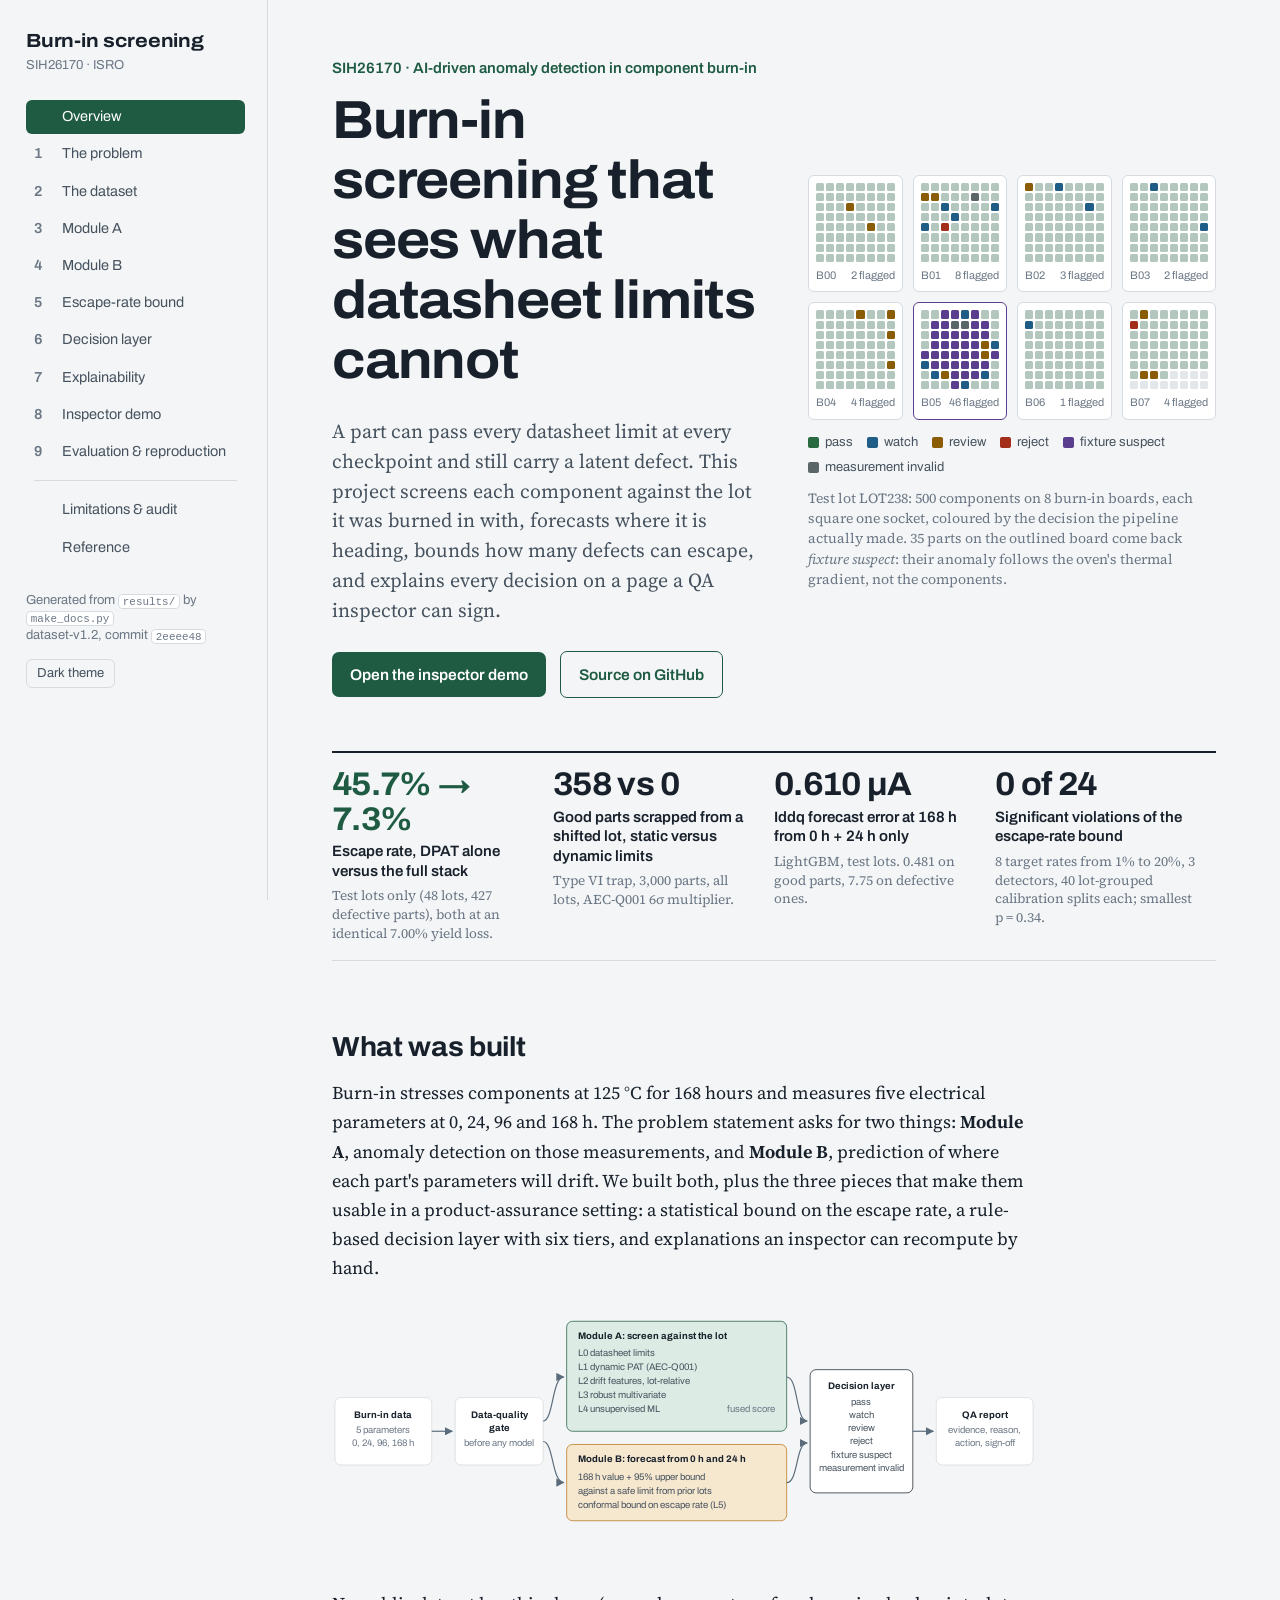
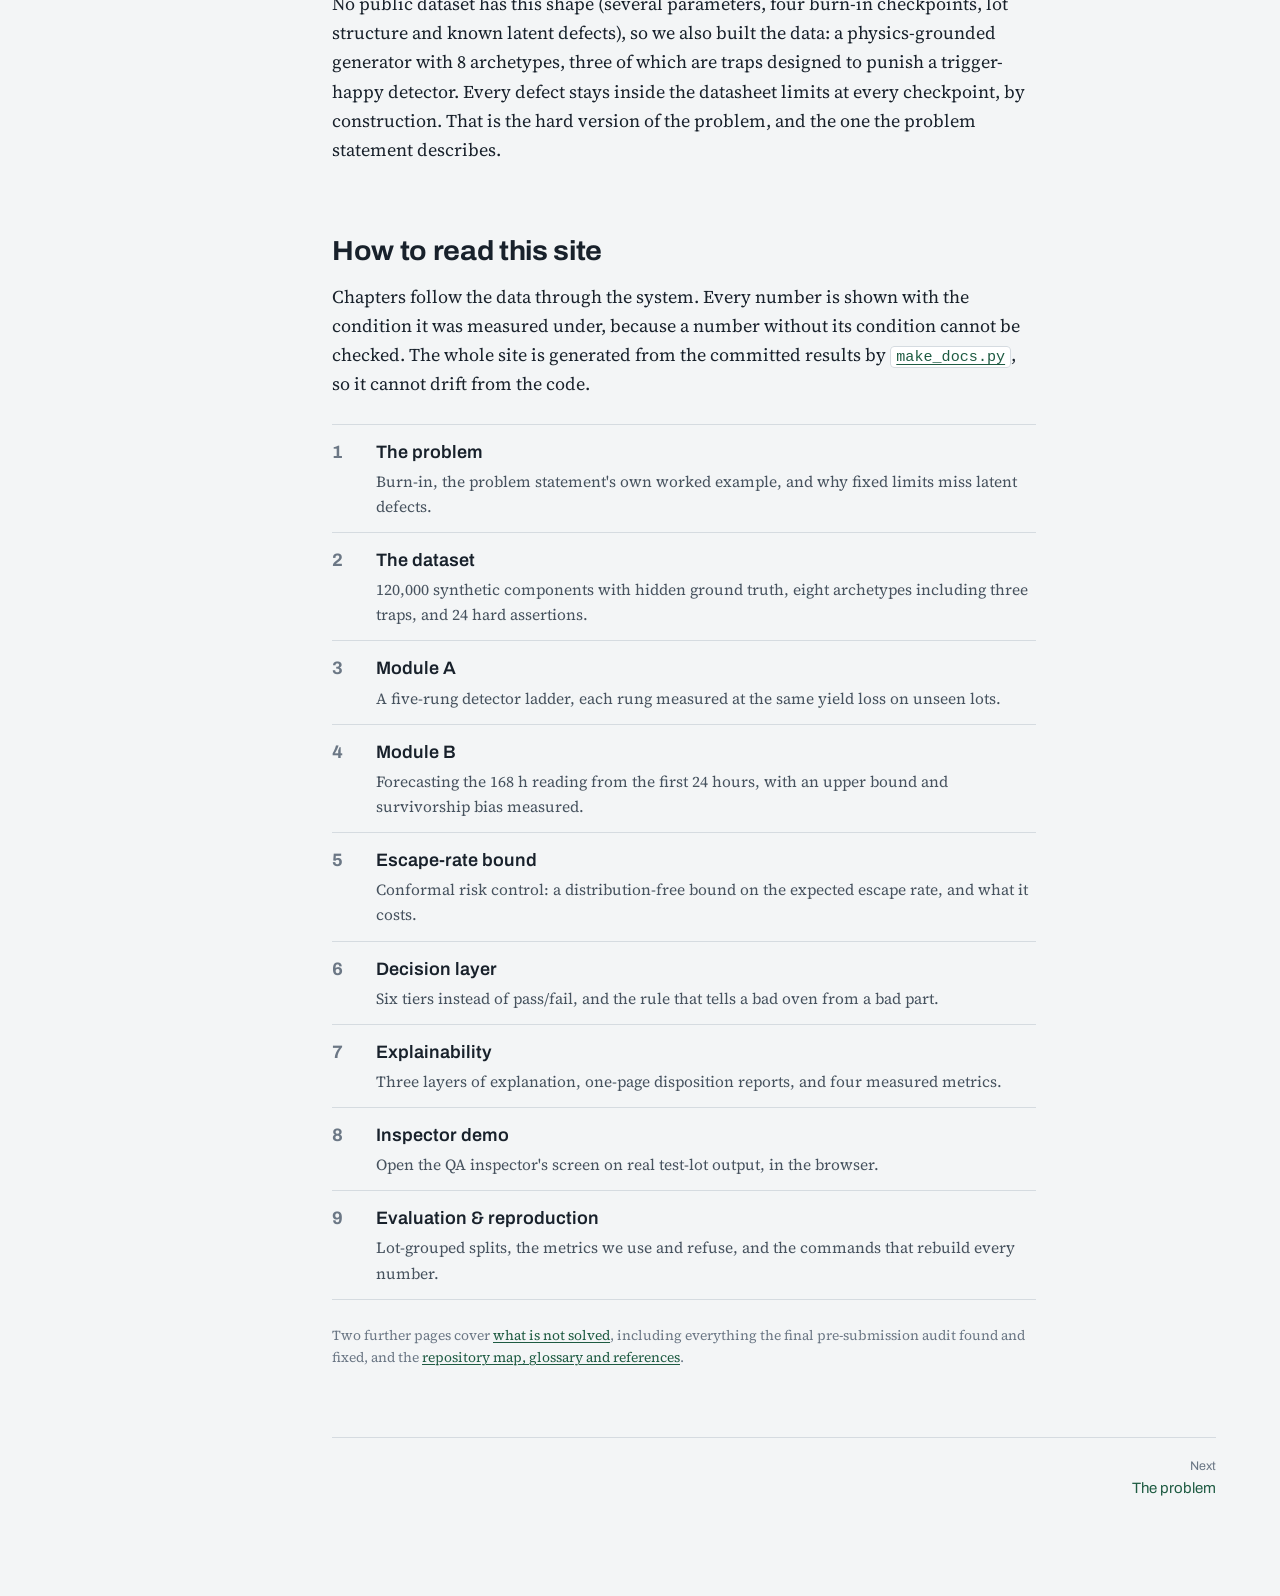
<file: docs/index.html>
<!doctype html>
<html lang="en">
<head>
<meta charset="utf-8">
<meta name="viewport" content="width=device-width,initial-scale=1">
<title>Burn-in screening</title>
<meta name="description" content="Burn-in screening that sees what datasheet limits cannot">
<link rel="icon" href="data:image/svg+xml,%3Csvg xmlns='http://www.w3.org/2000/svg' viewBox='0 0 16 16'%3E%3Crect width='16' height='16' rx='3' fill='%231E5B42'/%3E%3Cg fill='%23DCEBE3'%3E%3Crect x='3' y='3' width='4' height='4'/%3E%3Crect x='9' y='3' width='4' height='4'/%3E%3Crect x='3' y='9' width='4' height='4'/%3E%3C/g%3E%3Crect x='9' y='9' width='4' height='4' fill='%23E0A24E'/%3E%3C/svg%3E">
<link rel="preconnect" href="https://fonts.googleapis.com"><link rel="preconnect" href="https://fonts.gstatic.com" crossorigin><link href="https://fonts.googleapis.com/css2?family=Archivo:wdth,wght@100..125,400..800&family=Source+Serif+4:ital,opsz,wght@0,8..60,400..700;1,8..60,400..600&display=swap" rel="stylesheet">
<link rel="stylesheet" href="assets/site.css">
</head>
<body>
<a class="skip" href="#main">Skip to content</a>
<div class="frame">
<aside class="rail">
  <a class="brand" href="index.html"><b>Burn-in screening</b><span>SIH26170 &middot; ISRO</span></a>
  <button class="menu" id="menu" aria-expanded="false" aria-controls="chapters">Chapters</button>
  <nav id="chapters" aria-label="Chapters"><ol><li><a href="index.html" aria-current="page"><span class="n"></span><span>Overview</span></a></li><li><a href="problem.html"><span class="n">1</span><span>The problem</span></a></li><li><a href="dataset.html"><span class="n">2</span><span>The dataset</span></a></li><li><a href="module-a.html"><span class="n">3</span><span>Module A</span></a></li><li><a href="module-b.html"><span class="n">4</span><span>Module B</span></a></li><li><a href="guarantee.html"><span class="n">5</span><span>Escape-rate bound</span></a></li><li><a href="decisions.html"><span class="n">6</span><span>Decision layer</span></a></li><li><a href="explainability.html"><span class="n">7</span><span>Explainability</span></a></li><li><a href="demo.html"><span class="n">8</span><span>Inspector demo</span></a></li><li><a href="method.html"><span class="n">9</span><span>Evaluation &amp; reproduction</span></a></li><li aria-hidden="true"><div class="sep"></div></li><li><a href="limitations.html"><span class="n"></span><span>Limitations &amp; audit</span></a></li><li><a href="reference.html"><span class="n"></span><span>Reference</span></a></li></ol>
  <div class="foot">Generated from <code>results/</code> by <code>make_docs.py</code><br>
  dataset-v1.2, commit <code>2eeee48</code><br>
  <button class="theme" id="theme" type="button">Dark theme</button></div></nav>
</aside>
<main id="main">

<div class="hero">
 <div>
  <p class="chapter">SIH26170 &middot; AI-driven anomaly detection in component burn-in</p>
  <h1>Burn-in screening that sees what datasheet limits cannot</h1>
  <p class="lede">A part can pass every datasheet limit at every checkpoint and still
  carry a latent defect. This project screens each component against the lot it was
  burned in with, forecasts where it is heading, bounds how many defects can escape,
  and explains every decision on a page a QA inspector can sign.</p>
  <p><a class="btn" href="demo/inspector.html">Open the inspector demo</a>
  <a class="btn ghost" href="https://github.com/Mihir1107/Aabhas">Source on GitHub</a></p>
 </div>
 <div><div class="boards" role="img" aria-label="Socket map of test lot LOT238: each square is one component, coloured by the system's decision"><div class="board"><div class="g"><i class="t-PASS" title="LOT238-C0000: pass"></i><i class="t-PASS" title="LOT238-C0001: pass"></i><i class="t-PASS" title="LOT238-C0002: pass"></i><i class="t-PASS" title="LOT238-C0003: pass"></i><i class="t-PASS" title="LOT238-C0004: pass"></i><i class="t-PASS" title="LOT238-C0005: pass"></i><i class="t-PASS" title="LOT238-C0006: pass"></i><i class="t-PASS" title="LOT238-C0007: pass"></i><i class="t-PASS" title="LOT238-C0008: pass"></i><i class="t-PASS" title="LOT238-C0009: pass"></i><i class="t-PASS" title="LOT238-C0010: pass"></i><i class="t-PASS" title="LOT238-C0011: pass"></i><i class="t-PASS" title="LOT238-C0012: pass"></i><i class="t-PASS" title="LOT238-C0013: pass"></i><i class="t-PASS" title="LOT238-C0014: pass"></i><i class="t-PASS" title="LOT238-C0015: pass"></i><i class="t-PASS" title="LOT238-C0016: pass"></i><i class="t-PASS" title="LOT238-C0017: pass"></i><i class="t-PASS" title="LOT238-C0018: pass"></i><i class="t-REVIEW" title="LOT238-C0019: review"></i><i class="t-PASS" title="LOT238-C0020: pass"></i><i class="t-PASS" title="LOT238-C0021: pass"></i><i class="t-PASS" title="LOT238-C0022: pass"></i><i class="t-PASS" title="LOT238-C0023: pass"></i><i class="t-PASS" title="LOT238-C0024: pass"></i><i class="t-PASS" title="LOT238-C0025: pass"></i><i class="t-PASS" title="LOT238-C0026: pass"></i><i class="t-PASS" title="LOT238-C0027: pass"></i><i class="t-PASS" title="LOT238-C0028: pass"></i><i class="t-PASS" title="LOT238-C0029: pass"></i><i class="t-PASS" title="LOT238-C0030: pass"></i><i class="t-PASS" title="LOT238-C0031: pass"></i><i class="t-PASS" title="LOT238-C0032: pass"></i><i class="t-PASS" title="LOT238-C0033: pass"></i><i class="t-PASS" title="LOT238-C0034: pass"></i><i class="t-PASS" title="LOT238-C0035: pass"></i><i class="t-PASS" title="LOT238-C0036: pass"></i><i class="t-REVIEW" title="LOT238-C0037: review"></i><i class="t-PASS" title="LOT238-C0038: pass"></i><i class="t-PASS" title="LOT238-C0039: pass"></i><i class="t-PASS" title="LOT238-C0040: pass"></i><i class="t-PASS" title="LOT238-C0041: pass"></i><i class="t-PASS" title="LOT238-C0042: pass"></i><i class="t-PASS" title="LOT238-C0043: pass"></i><i class="t-PASS" title="LOT238-C0044: pass"></i><i class="t-PASS" title="LOT238-C0045: pass"></i><i class="t-PASS" title="LOT238-C0046: pass"></i><i class="t-PASS" title="LOT238-C0047: pass"></i><i class="t-PASS" title="LOT238-C0048: pass"></i><i class="t-PASS" title="LOT238-C0049: pass"></i><i class="t-PASS" title="LOT238-C0050: pass"></i><i class="t-PASS" title="LOT238-C0051: pass"></i><i class="t-PASS" title="LOT238-C0052: pass"></i><i class="t-PASS" title="LOT238-C0053: pass"></i><i class="t-PASS" title="LOT238-C0054: pass"></i><i class="t-PASS" title="LOT238-C0055: pass"></i><i class="t-PASS" title="LOT238-C0056: pass"></i><i class="t-PASS" title="LOT238-C0057: pass"></i><i class="t-PASS" title="LOT238-C0058: pass"></i><i class="t-PASS" title="LOT238-C0059: pass"></i><i class="t-PASS" title="LOT238-C0060: pass"></i><i class="t-PASS" title="LOT238-C0061: pass"></i><i class="t-PASS" title="LOT238-C0062: pass"></i><i class="t-PASS" title="LOT238-C0063: pass"></i></div><div class="bl"><span>B00</span><span>2 flagged</span></div></div><div class="board"><div class="g"><i class="t-PASS" title="LOT238-C0064: pass"></i><i class="t-PASS" title="LOT238-C0065: pass"></i><i class="t-PASS" title="LOT238-C0066: pass"></i><i class="t-PASS" title="LOT238-C0067: pass"></i><i class="t-PASS" title="LOT238-C0068: pass"></i><i class="t-PASS" title="LOT238-C0069: pass"></i><i class="t-PASS" title="LOT238-C0070: pass"></i><i class="t-PASS" title="LOT238-C0071: pass"></i><i class="t-REVIEW" title="LOT238-C0072: review"></i><i class="t-REVIEW" title="LOT238-C0073: review"></i><i class="t-PASS" title="LOT238-C0074: pass"></i><i class="t-PASS" title="LOT238-C0075: pass"></i><i class="t-PASS" title="LOT238-C0076: pass"></i><i class="t-MEASUREMENT_INVALID" title="LOT238-C0077: measurement invalid"></i><i class="t-PASS" title="LOT238-C0078: pass"></i><i class="t-PASS" title="LOT238-C0079: pass"></i><i class="t-PASS" title="LOT238-C0080: pass"></i><i class="t-PASS" title="LOT238-C0081: pass"></i><i class="t-WATCH" title="LOT238-C0082: watch"></i><i class="t-PASS" title="LOT238-C0083: pass"></i><i class="t-PASS" title="LOT238-C0084: pass"></i><i class="t-PASS" title="LOT238-C0085: pass"></i><i class="t-PASS" title="LOT238-C0086: pass"></i><i class="t-WATCH" title="LOT238-C0087: watch"></i><i class="t-PASS" title="LOT238-C0088: pass"></i><i class="t-PASS" title="LOT238-C0089: pass"></i><i class="t-PASS" title="LOT238-C0090: pass"></i><i class="t-WATCH" title="LOT238-C0091: watch"></i><i class="t-PASS" title="LOT238-C0092: pass"></i><i class="t-PASS" title="LOT238-C0093: pass"></i><i class="t-PASS" title="LOT238-C0094: pass"></i><i class="t-PASS" title="LOT238-C0095: pass"></i><i class="t-WATCH" title="LOT238-C0096: watch"></i><i class="t-PASS" title="LOT238-C0097: pass"></i><i class="t-REJECT" title="LOT238-C0098: reject"></i><i class="t-PASS" title="LOT238-C0099: pass"></i><i class="t-PASS" title="LOT238-C0100: pass"></i><i class="t-PASS" title="LOT238-C0101: pass"></i><i class="t-PASS" title="LOT238-C0102: pass"></i><i class="t-PASS" title="LOT238-C0103: pass"></i><i class="t-PASS" title="LOT238-C0104: pass"></i><i class="t-PASS" title="LOT238-C0105: pass"></i><i class="t-PASS" title="LOT238-C0106: pass"></i><i class="t-PASS" title="LOT238-C0107: pass"></i><i class="t-PASS" title="LOT238-C0108: pass"></i><i class="t-PASS" title="LOT238-C0109: pass"></i><i class="t-PASS" title="LOT238-C0110: pass"></i><i class="t-PASS" title="LOT238-C0111: pass"></i><i class="t-PASS" title="LOT238-C0112: pass"></i><i class="t-PASS" title="LOT238-C0113: pass"></i><i class="t-PASS" title="LOT238-C0114: pass"></i><i class="t-PASS" title="LOT238-C0115: pass"></i><i class="t-PASS" title="LOT238-C0116: pass"></i><i class="t-PASS" title="LOT238-C0117: pass"></i><i class="t-PASS" title="LOT238-C0118: pass"></i><i class="t-PASS" title="LOT238-C0119: pass"></i><i class="t-PASS" title="LOT238-C0120: pass"></i><i class="t-PASS" title="LOT238-C0121: pass"></i><i class="t-PASS" title="LOT238-C0122: pass"></i><i class="t-PASS" title="LOT238-C0123: pass"></i><i class="t-PASS" title="LOT238-C0124: pass"></i><i class="t-PASS" title="LOT238-C0125: pass"></i><i class="t-PASS" title="LOT238-C0126: pass"></i><i class="t-PASS" title="LOT238-C0127: pass"></i></div><div class="bl"><span>B01</span><span>8 flagged</span></div></div><div class="board"><div class="g"><i class="t-REVIEW" title="LOT238-C0128: review"></i><i class="t-PASS" title="LOT238-C0129: pass"></i><i class="t-PASS" title="LOT238-C0130: pass"></i><i class="t-WATCH" title="LOT238-C0131: watch"></i><i class="t-PASS" title="LOT238-C0132: pass"></i><i class="t-PASS" title="LOT238-C0133: pass"></i><i class="t-PASS" title="LOT238-C0134: pass"></i><i class="t-PASS" title="LOT238-C0135: pass"></i><i class="t-PASS" title="LOT238-C0136: pass"></i><i class="t-PASS" title="LOT238-C0137: pass"></i><i class="t-PASS" title="LOT238-C0138: pass"></i><i class="t-PASS" title="LOT238-C0139: pass"></i><i class="t-PASS" title="LOT238-C0140: pass"></i><i class="t-PASS" title="LOT238-C0141: pass"></i><i class="t-PASS" title="LOT238-C0142: pass"></i><i class="t-PASS" title="LOT238-C0143: pass"></i><i class="t-PASS" title="LOT238-C0144: pass"></i><i class="t-PASS" title="LOT238-C0145: pass"></i><i class="t-PASS" title="LOT238-C0146: pass"></i><i class="t-PASS" title="LOT238-C0147: pass"></i><i class="t-PASS" title="LOT238-C0148: pass"></i><i class="t-PASS" title="LOT238-C0149: pass"></i><i class="t-WATCH" title="LOT238-C0150: watch"></i><i class="t-PASS" title="LOT238-C0151: pass"></i><i class="t-PASS" title="LOT238-C0152: pass"></i><i class="t-PASS" title="LOT238-C0153: pass"></i><i class="t-PASS" title="LOT238-C0154: pass"></i><i class="t-PASS" title="LOT238-C0155: pass"></i><i class="t-PASS" title="LOT238-C0156: pass"></i><i class="t-PASS" title="LOT238-C0157: pass"></i><i class="t-PASS" title="LOT238-C0158: pass"></i><i class="t-PASS" title="LOT238-C0159: pass"></i><i class="t-PASS" title="LOT238-C0160: pass"></i><i class="t-PASS" title="LOT238-C0161: pass"></i><i class="t-PASS" title="LOT238-C0162: pass"></i><i class="t-PASS" title="LOT238-C0163: pass"></i><i class="t-PASS" title="LOT238-C0164: pass"></i><i class="t-PASS" title="LOT238-C0165: pass"></i><i class="t-PASS" title="LOT238-C0166: pass"></i><i class="t-PASS" title="LOT238-C0167: pass"></i><i class="t-PASS" title="LOT238-C0168: pass"></i><i class="t-PASS" title="LOT238-C0169: pass"></i><i class="t-PASS" title="LOT238-C0170: pass"></i><i class="t-PASS" title="LOT238-C0171: pass"></i><i class="t-PASS" title="LOT238-C0172: pass"></i><i class="t-PASS" title="LOT238-C0173: pass"></i><i class="t-PASS" title="LOT238-C0174: pass"></i><i class="t-PASS" title="LOT238-C0175: pass"></i><i class="t-PASS" title="LOT238-C0176: pass"></i><i class="t-PASS" title="LOT238-C0177: pass"></i><i class="t-PASS" title="LOT238-C0178: pass"></i><i class="t-PASS" title="LOT238-C0179: pass"></i><i class="t-PASS" title="LOT238-C0180: pass"></i><i class="t-PASS" title="LOT238-C0181: pass"></i><i class="t-PASS" title="LOT238-C0182: pass"></i><i class="t-PASS" title="LOT238-C0183: pass"></i><i class="t-PASS" title="LOT238-C0184: pass"></i><i class="t-PASS" title="LOT238-C0185: pass"></i><i class="t-PASS" title="LOT238-C0186: pass"></i><i class="t-PASS" title="LOT238-C0187: pass"></i><i class="t-PASS" title="LOT238-C0188: pass"></i><i class="t-PASS" title="LOT238-C0189: pass"></i><i class="t-PASS" title="LOT238-C0190: pass"></i><i class="t-PASS" title="LOT238-C0191: pass"></i></div><div class="bl"><span>B02</span><span>3 flagged</span></div></div><div class="board"><div class="g"><i class="t-PASS" title="LOT238-C0192: pass"></i><i class="t-PASS" title="LOT238-C0193: pass"></i><i class="t-WATCH" title="LOT238-C0194: watch"></i><i class="t-PASS" title="LOT238-C0195: pass"></i><i class="t-PASS" title="LOT238-C0196: pass"></i><i class="t-PASS" title="LOT238-C0197: pass"></i><i class="t-PASS" title="LOT238-C0198: pass"></i><i class="t-PASS" title="LOT238-C0199: pass"></i><i class="t-PASS" title="LOT238-C0200: pass"></i><i class="t-PASS" title="LOT238-C0201: pass"></i><i class="t-PASS" title="LOT238-C0202: pass"></i><i class="t-PASS" title="LOT238-C0203: pass"></i><i class="t-PASS" title="LOT238-C0204: pass"></i><i class="t-PASS" title="LOT238-C0205: pass"></i><i class="t-PASS" title="LOT238-C0206: pass"></i><i class="t-PASS" title="LOT238-C0207: pass"></i><i class="t-PASS" title="LOT238-C0208: pass"></i><i class="t-PASS" title="LOT238-C0209: pass"></i><i class="t-PASS" title="LOT238-C0210: pass"></i><i class="t-PASS" title="LOT238-C0211: pass"></i><i class="t-PASS" title="LOT238-C0212: pass"></i><i class="t-PASS" title="LOT238-C0213: pass"></i><i class="t-PASS" title="LOT238-C0214: pass"></i><i class="t-PASS" title="LOT238-C0215: pass"></i><i class="t-PASS" title="LOT238-C0216: pass"></i><i class="t-PASS" title="LOT238-C0217: pass"></i><i class="t-PASS" title="LOT238-C0218: pass"></i><i class="t-PASS" title="LOT238-C0219: pass"></i><i class="t-PASS" title="LOT238-C0220: pass"></i><i class="t-PASS" title="LOT238-C0221: pass"></i><i class="t-PASS" title="LOT238-C0222: pass"></i><i class="t-PASS" title="LOT238-C0223: pass"></i><i class="t-PASS" title="LOT238-C0224: pass"></i><i class="t-PASS" title="LOT238-C0225: pass"></i><i class="t-PASS" title="LOT238-C0226: pass"></i><i class="t-PASS" title="LOT238-C0227: pass"></i><i class="t-PASS" title="LOT238-C0228: pass"></i><i class="t-PASS" title="LOT238-C0229: pass"></i><i class="t-PASS" title="LOT238-C0230: pass"></i><i class="t-WATCH" title="LOT238-C0231: watch"></i><i class="t-PASS" title="LOT238-C0232: pass"></i><i class="t-PASS" title="LOT238-C0233: pass"></i><i class="t-PASS" title="LOT238-C0234: pass"></i><i class="t-PASS" title="LOT238-C0235: pass"></i><i class="t-PASS" title="LOT238-C0236: pass"></i><i class="t-PASS" title="LOT238-C0237: pass"></i><i class="t-PASS" title="LOT238-C0238: pass"></i><i class="t-PASS" title="LOT238-C0239: pass"></i><i class="t-PASS" title="LOT238-C0240: pass"></i><i class="t-PASS" title="LOT238-C0241: pass"></i><i class="t-PASS" title="LOT238-C0242: pass"></i><i class="t-PASS" title="LOT238-C0243: pass"></i><i class="t-PASS" title="LOT238-C0244: pass"></i><i class="t-PASS" title="LOT238-C0245: pass"></i><i class="t-PASS" title="LOT238-C0246: pass"></i><i class="t-PASS" title="LOT238-C0247: pass"></i><i class="t-PASS" title="LOT238-C0248: pass"></i><i class="t-PASS" title="LOT238-C0249: pass"></i><i class="t-PASS" title="LOT238-C0250: pass"></i><i class="t-PASS" title="LOT238-C0251: pass"></i><i class="t-PASS" title="LOT238-C0252: pass"></i><i class="t-PASS" title="LOT238-C0253: pass"></i><i class="t-PASS" title="LOT238-C0254: pass"></i><i class="t-PASS" title="LOT238-C0255: pass"></i></div><div class="bl"><span>B03</span><span>2 flagged</span></div></div><div class="board"><div class="g"><i class="t-PASS" title="LOT238-C0256: pass"></i><i class="t-PASS" title="LOT238-C0257: pass"></i><i class="t-PASS" title="LOT238-C0258: pass"></i><i class="t-PASS" title="LOT238-C0259: pass"></i><i class="t-REVIEW" title="LOT238-C0260: review"></i><i class="t-PASS" title="LOT238-C0261: pass"></i><i class="t-PASS" title="LOT238-C0262: pass"></i><i class="t-REVIEW" title="LOT238-C0263: review"></i><i class="t-PASS" title="LOT238-C0264: pass"></i><i class="t-PASS" title="LOT238-C0265: pass"></i><i class="t-PASS" title="LOT238-C0266: pass"></i><i class="t-PASS" title="LOT238-C0267: pass"></i><i class="t-PASS" title="LOT238-C0268: pass"></i><i class="t-PASS" title="LOT238-C0269: pass"></i><i class="t-PASS" title="LOT238-C0270: pass"></i><i class="t-PASS" title="LOT238-C0271: pass"></i><i class="t-PASS" title="LOT238-C0272: pass"></i><i class="t-PASS" title="LOT238-C0273: pass"></i><i class="t-PASS" title="LOT238-C0274: pass"></i><i class="t-PASS" title="LOT238-C0275: pass"></i><i class="t-PASS" title="LOT238-C0276: pass"></i><i class="t-PASS" title="LOT238-C0277: pass"></i><i class="t-PASS" title="LOT238-C0278: pass"></i><i class="t-REVIEW" title="LOT238-C0279: review"></i><i class="t-PASS" title="LOT238-C0280: pass"></i><i class="t-PASS" title="LOT238-C0281: pass"></i><i class="t-PASS" title="LOT238-C0282: pass"></i><i class="t-PASS" title="LOT238-C0283: pass"></i><i class="t-PASS" title="LOT238-C0284: pass"></i><i class="t-PASS" title="LOT238-C0285: pass"></i><i class="t-PASS" title="LOT238-C0286: pass"></i><i class="t-PASS" title="LOT238-C0287: pass"></i><i class="t-PASS" title="LOT238-C0288: pass"></i><i class="t-PASS" title="LOT238-C0289: pass"></i><i class="t-PASS" title="LOT238-C0290: pass"></i><i class="t-PASS" title="LOT238-C0291: pass"></i><i class="t-PASS" title="LOT238-C0292: pass"></i><i class="t-PASS" title="LOT238-C0293: pass"></i><i class="t-PASS" title="LOT238-C0294: pass"></i><i class="t-PASS" title="LOT238-C0295: pass"></i><i class="t-PASS" title="LOT238-C0296: pass"></i><i class="t-PASS" title="LOT238-C0297: pass"></i><i class="t-PASS" title="LOT238-C0298: pass"></i><i class="t-PASS" title="LOT238-C0299: pass"></i><i class="t-PASS" title="LOT238-C0300: pass"></i><i class="t-PASS" title="LOT238-C0301: pass"></i><i class="t-PASS" title="LOT238-C0302: pass"></i><i class="t-REVIEW" title="LOT238-C0303: review"></i><i class="t-PASS" title="LOT238-C0304: pass"></i><i class="t-PASS" title="LOT238-C0305: pass"></i><i class="t-PASS" title="LOT238-C0306: pass"></i><i class="t-PASS" title="LOT238-C0307: pass"></i><i class="t-PASS" title="LOT238-C0308: pass"></i><i class="t-PASS" title="LOT238-C0309: pass"></i><i class="t-PASS" title="LOT238-C0310: pass"></i><i class="t-PASS" title="LOT238-C0311: pass"></i><i class="t-PASS" title="LOT238-C0312: pass"></i><i class="t-PASS" title="LOT238-C0313: pass"></i><i class="t-PASS" title="LOT238-C0314: pass"></i><i class="t-PASS" title="LOT238-C0315: pass"></i><i class="t-PASS" title="LOT238-C0316: pass"></i><i class="t-PASS" title="LOT238-C0317: pass"></i><i class="t-PASS" title="LOT238-C0318: pass"></i><i class="t-PASS" title="LOT238-C0319: pass"></i></div><div class="bl"><span>B04</span><span>4 flagged</span></div></div><div class="board hot"><div class="g"><i class="t-PASS" title="LOT238-C0320: pass"></i><i class="t-PASS" title="LOT238-C0321: pass"></i><i class="t-FIXTURE_SUSPECT" title="LOT238-C0322: fixture suspect"></i><i class="t-FIXTURE_SUSPECT" title="LOT238-C0323: fixture suspect"></i><i class="t-WATCH" title="LOT238-C0324: watch"></i><i class="t-FIXTURE_SUSPECT" title="LOT238-C0325: fixture suspect"></i><i class="t-PASS" title="LOT238-C0326: pass"></i><i class="t-PASS" title="LOT238-C0327: pass"></i><i class="t-PASS" title="LOT238-C0328: pass"></i><i class="t-FIXTURE_SUSPECT" title="LOT238-C0329: fixture suspect"></i><i class="t-FIXTURE_SUSPECT" title="LOT238-C0330: fixture suspect"></i><i class="t-MEASUREMENT_INVALID" title="LOT238-C0331: measurement invalid"></i><i class="t-MEASUREMENT_INVALID" title="LOT238-C0332: measurement invalid"></i><i class="t-FIXTURE_SUSPECT" title="LOT238-C0333: fixture suspect"></i><i class="t-FIXTURE_SUSPECT" title="LOT238-C0334: fixture suspect"></i><i class="t-PASS" title="LOT238-C0335: pass"></i><i class="t-PASS" title="LOT238-C0336: pass"></i><i class="t-FIXTURE_SUSPECT" title="LOT238-C0337: fixture suspect"></i><i class="t-FIXTURE_SUSPECT" title="LOT238-C0338: fixture suspect"></i><i class="t-FIXTURE_SUSPECT" title="LOT238-C0339: fixture suspect"></i><i class="t-FIXTURE_SUSPECT" title="LOT238-C0340: fixture suspect"></i><i class="t-FIXTURE_SUSPECT" title="LOT238-C0341: fixture suspect"></i><i class="t-FIXTURE_SUSPECT" title="LOT238-C0342: fixture suspect"></i><i class="t-PASS" title="LOT238-C0343: pass"></i><i class="t-PASS" title="LOT238-C0344: pass"></i><i class="t-FIXTURE_SUSPECT" title="LOT238-C0345: fixture suspect"></i><i class="t-FIXTURE_SUSPECT" title="LOT238-C0346: fixture suspect"></i><i class="t-FIXTURE_SUSPECT" title="LOT238-C0347: fixture suspect"></i><i class="t-FIXTURE_SUSPECT" title="LOT238-C0348: fixture suspect"></i><i class="t-FIXTURE_SUSPECT" title="LOT238-C0349: fixture suspect"></i><i class="t-REVIEW" title="LOT238-C0350: review"></i><i class="t-WATCH" title="LOT238-C0351: watch"></i><i class="t-FIXTURE_SUSPECT" title="LOT238-C0352: fixture suspect"></i><i class="t-FIXTURE_SUSPECT" title="LOT238-C0353: fixture suspect"></i><i class="t-FIXTURE_SUSPECT" title="LOT238-C0354: fixture suspect"></i><i class="t-FIXTURE_SUSPECT" title="LOT238-C0355: fixture suspect"></i><i class="t-FIXTURE_SUSPECT" title="LOT238-C0356: fixture suspect"></i><i class="t-FIXTURE_SUSPECT" title="LOT238-C0357: fixture suspect"></i><i class="t-REVIEW" title="LOT238-C0358: review"></i><i class="t-FIXTURE_SUSPECT" title="LOT238-C0359: fixture suspect"></i><i class="t-WATCH" title="LOT238-C0360: watch"></i><i class="t-FIXTURE_SUSPECT" title="LOT238-C0361: fixture suspect"></i><i class="t-FIXTURE_SUSPECT" title="LOT238-C0362: fixture suspect"></i><i class="t-FIXTURE_SUSPECT" title="LOT238-C0363: fixture suspect"></i><i class="t-FIXTURE_SUSPECT" title="LOT238-C0364: fixture suspect"></i><i class="t-FIXTURE_SUSPECT" title="LOT238-C0365: fixture suspect"></i><i class="t-FIXTURE_SUSPECT" title="LOT238-C0366: fixture suspect"></i><i class="t-PASS" title="LOT238-C0367: pass"></i><i class="t-PASS" title="LOT238-C0368: pass"></i><i class="t-WATCH" title="LOT238-C0369: watch"></i><i class="t-REVIEW" title="LOT238-C0370: review"></i><i class="t-FIXTURE_SUSPECT" title="LOT238-C0371: fixture suspect"></i><i class="t-FIXTURE_SUSPECT" title="LOT238-C0372: fixture suspect"></i><i class="t-FIXTURE_SUSPECT" title="LOT238-C0373: fixture suspect"></i><i class="t-WATCH" title="LOT238-C0374: watch"></i><i class="t-PASS" title="LOT238-C0375: pass"></i><i class="t-PASS" title="LOT238-C0376: pass"></i><i class="t-PASS" title="LOT238-C0377: pass"></i><i class="t-PASS" title="LOT238-C0378: pass"></i><i class="t-FIXTURE_SUSPECT" title="LOT238-C0379: fixture suspect"></i><i class="t-WATCH" title="LOT238-C0380: watch"></i><i class="t-PASS" title="LOT238-C0381: pass"></i><i class="t-PASS" title="LOT238-C0382: pass"></i><i class="t-PASS" title="LOT238-C0383: pass"></i></div><div class="bl"><span>B05</span><span>46 flagged</span></div></div><div class="board"><div class="g"><i class="t-PASS" title="LOT238-C0384: pass"></i><i class="t-PASS" title="LOT238-C0385: pass"></i><i class="t-PASS" title="LOT238-C0386: pass"></i><i class="t-PASS" title="LOT238-C0387: pass"></i><i class="t-PASS" title="LOT238-C0388: pass"></i><i class="t-PASS" title="LOT238-C0389: pass"></i><i class="t-PASS" title="LOT238-C0390: pass"></i><i class="t-PASS" title="LOT238-C0391: pass"></i><i class="t-WATCH" title="LOT238-C0392: watch"></i><i class="t-PASS" title="LOT238-C0393: pass"></i><i class="t-PASS" title="LOT238-C0394: pass"></i><i class="t-PASS" title="LOT238-C0395: pass"></i><i class="t-PASS" title="LOT238-C0396: pass"></i><i class="t-PASS" title="LOT238-C0397: pass"></i><i class="t-PASS" title="LOT238-C0398: pass"></i><i class="t-PASS" title="LOT238-C0399: pass"></i><i class="t-PASS" title="LOT238-C0400: pass"></i><i class="t-PASS" title="LOT238-C0401: pass"></i><i class="t-PASS" title="LOT238-C0402: pass"></i><i class="t-PASS" title="LOT238-C0403: pass"></i><i class="t-PASS" title="LOT238-C0404: pass"></i><i class="t-PASS" title="LOT238-C0405: pass"></i><i class="t-PASS" title="LOT238-C0406: pass"></i><i class="t-PASS" title="LOT238-C0407: pass"></i><i class="t-PASS" title="LOT238-C0408: pass"></i><i class="t-PASS" title="LOT238-C0409: pass"></i><i class="t-PASS" title="LOT238-C0410: pass"></i><i class="t-PASS" title="LOT238-C0411: pass"></i><i class="t-PASS" title="LOT238-C0412: pass"></i><i class="t-PASS" title="LOT238-C0413: pass"></i><i class="t-PASS" title="LOT238-C0414: pass"></i><i class="t-PASS" title="LOT238-C0415: pass"></i><i class="t-PASS" title="LOT238-C0416: pass"></i><i class="t-PASS" title="LOT238-C0417: pass"></i><i class="t-PASS" title="LOT238-C0418: pass"></i><i class="t-PASS" title="LOT238-C0419: pass"></i><i class="t-PASS" title="LOT238-C0420: pass"></i><i class="t-PASS" title="LOT238-C0421: pass"></i><i class="t-PASS" title="LOT238-C0422: pass"></i><i class="t-PASS" title="LOT238-C0423: pass"></i><i class="t-PASS" title="LOT238-C0424: pass"></i><i class="t-PASS" title="LOT238-C0425: pass"></i><i class="t-PASS" title="LOT238-C0426: pass"></i><i class="t-PASS" title="LOT238-C0427: pass"></i><i class="t-PASS" title="LOT238-C0428: pass"></i><i class="t-PASS" title="LOT238-C0429: pass"></i><i class="t-PASS" title="LOT238-C0430: pass"></i><i class="t-PASS" title="LOT238-C0431: pass"></i><i class="t-PASS" title="LOT238-C0432: pass"></i><i class="t-PASS" title="LOT238-C0433: pass"></i><i class="t-PASS" title="LOT238-C0434: pass"></i><i class="t-PASS" title="LOT238-C0435: pass"></i><i class="t-PASS" title="LOT238-C0436: pass"></i><i class="t-PASS" title="LOT238-C0437: pass"></i><i class="t-PASS" title="LOT238-C0438: pass"></i><i class="t-PASS" title="LOT238-C0439: pass"></i><i class="t-PASS" title="LOT238-C0440: pass"></i><i class="t-PASS" title="LOT238-C0441: pass"></i><i class="t-PASS" title="LOT238-C0442: pass"></i><i class="t-PASS" title="LOT238-C0443: pass"></i><i class="t-PASS" title="LOT238-C0444: pass"></i><i class="t-PASS" title="LOT238-C0445: pass"></i><i class="t-PASS" title="LOT238-C0446: pass"></i><i class="t-PASS" title="LOT238-C0447: pass"></i></div><div class="bl"><span>B06</span><span>1 flagged</span></div></div><div class="board"><div class="g"><i class="t-PASS" title="LOT238-C0448: pass"></i><i class="t-REVIEW" title="LOT238-C0449: review"></i><i class="t-PASS" title="LOT238-C0450: pass"></i><i class="t-PASS" title="LOT238-C0451: pass"></i><i class="t-PASS" title="LOT238-C0452: pass"></i><i class="t-PASS" title="LOT238-C0453: pass"></i><i class="t-PASS" title="LOT238-C0454: pass"></i><i class="t-PASS" title="LOT238-C0455: pass"></i><i class="t-REJECT" title="LOT238-C0456: reject"></i><i class="t-PASS" title="LOT238-C0457: pass"></i><i class="t-PASS" title="LOT238-C0458: pass"></i><i class="t-PASS" title="LOT238-C0459: pass"></i><i class="t-PASS" title="LOT238-C0460: pass"></i><i class="t-PASS" title="LOT238-C0461: pass"></i><i class="t-PASS" title="LOT238-C0462: pass"></i><i class="t-PASS" title="LOT238-C0463: pass"></i><i class="t-PASS" title="LOT238-C0464: pass"></i><i class="t-PASS" title="LOT238-C0465: pass"></i><i class="t-PASS" title="LOT238-C0466: pass"></i><i class="t-PASS" title="LOT238-C0467: pass"></i><i class="t-PASS" title="LOT238-C0468: pass"></i><i class="t-PASS" title="LOT238-C0469: pass"></i><i class="t-PASS" title="LOT238-C0470: pass"></i><i class="t-PASS" title="LOT238-C0471: pass"></i><i class="t-PASS" title="LOT238-C0472: pass"></i><i class="t-PASS" title="LOT238-C0473: pass"></i><i class="t-PASS" title="LOT238-C0474: pass"></i><i class="t-PASS" title="LOT238-C0475: pass"></i><i class="t-PASS" title="LOT238-C0476: pass"></i><i class="t-PASS" title="LOT238-C0477: pass"></i><i class="t-PASS" title="LOT238-C0478: pass"></i><i class="t-PASS" title="LOT238-C0479: pass"></i><i class="t-PASS" title="LOT238-C0480: pass"></i><i class="t-PASS" title="LOT238-C0481: pass"></i><i class="t-PASS" title="LOT238-C0482: pass"></i><i class="t-PASS" title="LOT238-C0483: pass"></i><i class="t-PASS" title="LOT238-C0484: pass"></i><i class="t-PASS" title="LOT238-C0485: pass"></i><i class="t-PASS" title="LOT238-C0486: pass"></i><i class="t-PASS" title="LOT238-C0487: pass"></i><i class="t-PASS" title="LOT238-C0488: pass"></i><i class="t-PASS" title="LOT238-C0489: pass"></i><i class="t-PASS" title="LOT238-C0490: pass"></i><i class="t-PASS" title="LOT238-C0491: pass"></i><i class="t-PASS" title="LOT238-C0492: pass"></i><i class="t-PASS" title="LOT238-C0493: pass"></i><i class="t-PASS" title="LOT238-C0494: pass"></i><i class="t-PASS" title="LOT238-C0495: pass"></i><i class="t-PASS" title="LOT238-C0496: pass"></i><i class="t-REVIEW" title="LOT238-C0497: review"></i><i class="t-REVIEW" title="LOT238-C0498: review"></i><i class="t-PASS" title="LOT238-C0499: pass"></i><i></i><i></i><i></i><i></i><i></i><i></i><i></i><i></i><i></i><i></i><i></i><i></i></div><div class="bl"><span>B07</span><span>4 flagged</span></div></div></div><div class="tl"><span><i class="t-PASS"></i>pass</span><span><i class="t-WATCH"></i>watch</span><span><i class="t-REVIEW"></i>review</span><span><i class="t-REJECT"></i>reject</span><span><i class="t-FIXTURE_SUSPECT"></i>fixture suspect</span><span><i class="t-MEASUREMENT_INVALID"></i>measurement invalid</span></div><p class="boardcap">Test lot LOT238: 500 components on 8 burn-in boards, each square one socket, coloured by the decision the pipeline actually made. 35 parts on the outlined board come back <em>fixture suspect</em>: their anomaly follows the oven's thermal gradient, not the components.</p></div>
</div>

<div class="facts"><div class="fact good"><div class="v">45.7% &#8594; 7.3%</div><div class="l">Escape rate, DPAT alone versus the full stack</div><div class="c">Test lots only (48 lots, 427 defective parts), both at an identical 7.00% yield loss.</div></div><div class="fact "><div class="v">358 vs 0</div><div class="l">Good parts scrapped from a shifted lot, static versus dynamic limits</div><div class="c">Type VI trap, 3,000 parts, all lots, AEC-Q001 6&#963; multiplier.</div></div><div class="fact "><div class="v">0.610 &#181;A</div><div class="l">Iddq forecast error at 168 h from 0 h + 24 h only</div><div class="c">LightGBM, test lots. 0.481 on good parts, 7.75 on defective ones.</div></div><div class="fact "><div class="v">0 of 24</div><div class="l">Significant violations of the escape-rate bound</div><div class="c">8 target rates from 1% to 20%, 3 detectors, 40 lot-grouped calibration splits each; smallest p = 0.34.</div></div></div>

<div class="col">
<h2>What was built</h2>
<p>Burn-in stresses components at 125 &#176;C for 168 hours and measures five
electrical parameters at 0, 24, 96 and 168 h. The problem statement asks for two things:
<strong>Module A</strong>, anomaly detection on those measurements, and <strong>Module B</strong>,
prediction of where each part's parameters will drift. We built both, plus the three pieces
that make them usable in a product-assurance setting: a statistical bound on the escape rate,
a rule-based decision layer with six tiers, and explanations an inspector can recompute by hand.</p>
<div class="pipeline"><svg viewBox="0 0 960 330" role="img" aria-label="System
overview: burn-in measurements pass a data-quality gate, then Module A screens each part
against its lot and Module B forecasts its 168 hour value; both feed a rule-based decision
layer with six tiers, and every decision is explained on a one-page QA report.">
<defs><marker id="ah" viewBox="0 0 10 10" refX="9" refY="5" markerWidth="7" markerHeight="7"
orient="auto-start-reverse"><path d="M0,0 L10,5 L0,10 z" style="fill:var(--steel)"/></marker></defs>
<g font-family="Archivo, Arial, sans-serif" font-size="13" style="fill:var(--ink)">
<rect x="4" y="118" width="132" height="92" rx="8" style="fill:var(--panel);stroke:var(--rule)"/>
<text x="70" y="146" text-anchor="middle" font-weight="700">Burn-in data</text>
<text x="70" y="166" text-anchor="middle" style="fill:var(--mute)">5 parameters</text>
<text x="70" y="184" text-anchor="middle" style="fill:var(--mute)">0, 24, 96, 168 h</text>
<rect x="168" y="118" width="120" height="92" rx="8" style="fill:var(--panel);stroke:var(--rule)"/>
<text x="228" y="146" text-anchor="middle" font-weight="700">Data-quality</text>
<text x="228" y="163" text-anchor="middle" font-weight="700">gate</text>
<text x="228" y="184" text-anchor="middle" style="fill:var(--mute)">before any model</text>
<rect x="320" y="14" width="300" height="150" rx="8" style="fill:var(--mask-soft);stroke:var(--mask)"/>
<text x="336" y="38" font-weight="700">Module A: screen against the lot</text>
<text x="336" y="62" style="fill:var(--ink2)">L0 datasheet limits</text>
<text x="336" y="81" style="fill:var(--ink2)">L1 dynamic PAT (AEC-Q001)</text>
<text x="336" y="100" style="fill:var(--ink2)">L2 drift features, lot-relative</text>
<text x="336" y="119" style="fill:var(--ink2)">L3 robust multivariate</text>
<text x="336" y="138" style="fill:var(--ink2)">L4 unsupervised ML</text>
<text x="604" y="138" text-anchor="end" style="fill:var(--mute)">fused score</text>
<rect x="320" y="182" width="300" height="104" rx="8" style="fill:var(--heat-soft);stroke:var(--heat)"/>
<text x="336" y="206" font-weight="700">Module B: forecast from 0 h and 24 h</text>
<text x="336" y="230" style="fill:var(--ink2)">168 h value + 95% upper bound</text>
<text x="336" y="249" style="fill:var(--ink2)">against a safe limit from prior lots</text>
<text x="336" y="268" style="fill:var(--ink2)">conformal bound on escape rate (L5)</text>
<rect x="652" y="80" width="140" height="168" rx="8" style="fill:var(--panel);stroke:var(--ink)"/>
<text x="722" y="106" text-anchor="middle" font-weight="700">Decision layer</text>
<text x="722" y="128" text-anchor="middle" style="fill:var(--ink2)">pass</text>
<text x="722" y="146" text-anchor="middle" style="fill:var(--ink2)">watch</text>
<text x="722" y="164" text-anchor="middle" style="fill:var(--ink2)">review</text>
<text x="722" y="182" text-anchor="middle" style="fill:var(--ink2)">reject</text>
<text x="722" y="200" text-anchor="middle" style="fill:var(--ink2)">fixture suspect</text>
<text x="722" y="218" text-anchor="middle" style="fill:var(--ink2)">measurement invalid</text>
<rect x="824" y="118" width="132" height="92" rx="8" style="fill:var(--panel);stroke:var(--rule)"/>
<text x="890" y="146" text-anchor="middle" font-weight="700">QA report</text>
<text x="890" y="166" text-anchor="middle" style="fill:var(--mute)">evidence, reason,</text>
<text x="890" y="184" text-anchor="middle" style="fill:var(--mute)">action, sign-off</text>
</g>
<g style="stroke:var(--steel)" stroke-width="1.6" fill="none" marker-end="url(#ah)">
<path d="M136 164 H164"/><path d="M288 150 C302 150 300 90 316 90"/>
<path d="M288 178 C302 178 300 234 316 234"/><path d="M620 90 C636 90 632 150 648 150"/>
<path d="M620 234 C636 234 632 180 648 180"/><path d="M792 164 H820"/>
</g></svg></div>
<p>No public dataset has this shape (several parameters, four burn-in checkpoints, lot structure
and known latent defects), so we also built the data: a physics-grounded generator with
8 archetypes, three of which are traps designed to punish a
trigger-happy detector. Every defect stays inside the datasheet limits at every checkpoint, by
construction. That is the hard version of the problem, and the one the problem statement describes.</p>

<h2>How to read this site</h2>
<p>Chapters follow the data through the system. Every number is shown with the condition it was
measured under, because a number without its condition cannot be checked. The whole site is
generated from the committed results by <a href="https://github.com/Mihir1107/Aabhas/blob/main/make_docs.py"><code>make_docs.py</code></a>, so it cannot drift from the code.</p>
<ol class="toc"><li><a href="problem.html"><span class="n">1</span><span><span class="t">The problem</span><span class="d">Burn-in, the problem statement&#x27;s own worked example, and why fixed limits miss latent defects.</span></span></a></li><li><a href="dataset.html"><span class="n">2</span><span><span class="t">The dataset</span><span class="d">120,000 synthetic components with hidden ground truth, eight archetypes including three traps, and 24 hard assertions.</span></span></a></li><li><a href="module-a.html"><span class="n">3</span><span><span class="t">Module A</span><span class="d">A five-rung detector ladder, each rung measured at the same yield loss on unseen lots.</span></span></a></li><li><a href="module-b.html"><span class="n">4</span><span><span class="t">Module B</span><span class="d">Forecasting the 168 h reading from the first 24 hours, with an upper bound and survivorship bias measured.</span></span></a></li><li><a href="guarantee.html"><span class="n">5</span><span><span class="t">Escape-rate bound</span><span class="d">Conformal risk control: a distribution-free bound on the expected escape rate, and what it costs.</span></span></a></li><li><a href="decisions.html"><span class="n">6</span><span><span class="t">Decision layer</span><span class="d">Six tiers instead of pass/fail, and the rule that tells a bad oven from a bad part.</span></span></a></li><li><a href="explainability.html"><span class="n">7</span><span><span class="t">Explainability</span><span class="d">Three layers of explanation, one-page disposition reports, and four measured metrics.</span></span></a></li><li><a href="demo.html"><span class="n">8</span><span><span class="t">Inspector demo</span><span class="d">Open the QA inspector&#x27;s screen on real test-lot output, in the browser.</span></span></a></li><li><a href="method.html"><span class="n">9</span><span><span class="t">Evaluation &amp; reproduction</span><span class="d">Lot-grouped splits, the metrics we use and refuse, and the commands that rebuild every number.</span></span></a></li></ol>
<p class="small">Two further pages cover <a href="limitations.html">what is not solved</a>,
including everything the final pre-submission audit found and fixed, and the
<a href="reference.html">repository map, glossary and references</a>.</p>
</div>

<nav class="pager" aria-label="Chapter"><a class="next" href="problem.html"><small>Next</small>The problem</a></nav>
</main>
</div>
<script>
(function(){
  var r=document.documentElement,b=document.getElementById('theme');
  try{var s=localStorage.getItem('theme'); if(s) r.setAttribute('data-theme',s);}catch(e){}
  function label(){var d=r.getAttribute('data-theme')||(matchMedia('(prefers-color-scheme: dark)').matches?'dark':'light');
    if(b) b.textContent=d==='dark'?'Light theme':'Dark theme';}
  if(b){b.onclick=function(){var d=r.getAttribute('data-theme')||(matchMedia('(prefers-color-scheme: dark)').matches?'dark':'light');
    d=d==='dark'?'light':'dark'; r.setAttribute('data-theme',d); try{localStorage.setItem('theme',d)}catch(e){} label();};}
  label();
  var m=document.getElementById('menu'),rail=document.querySelector('.rail');
  if(m) m.onclick=function(){var o=rail.classList.toggle('open'); m.setAttribute('aria-expanded',o);};
})();
</script>
</body>
</html>
</file>
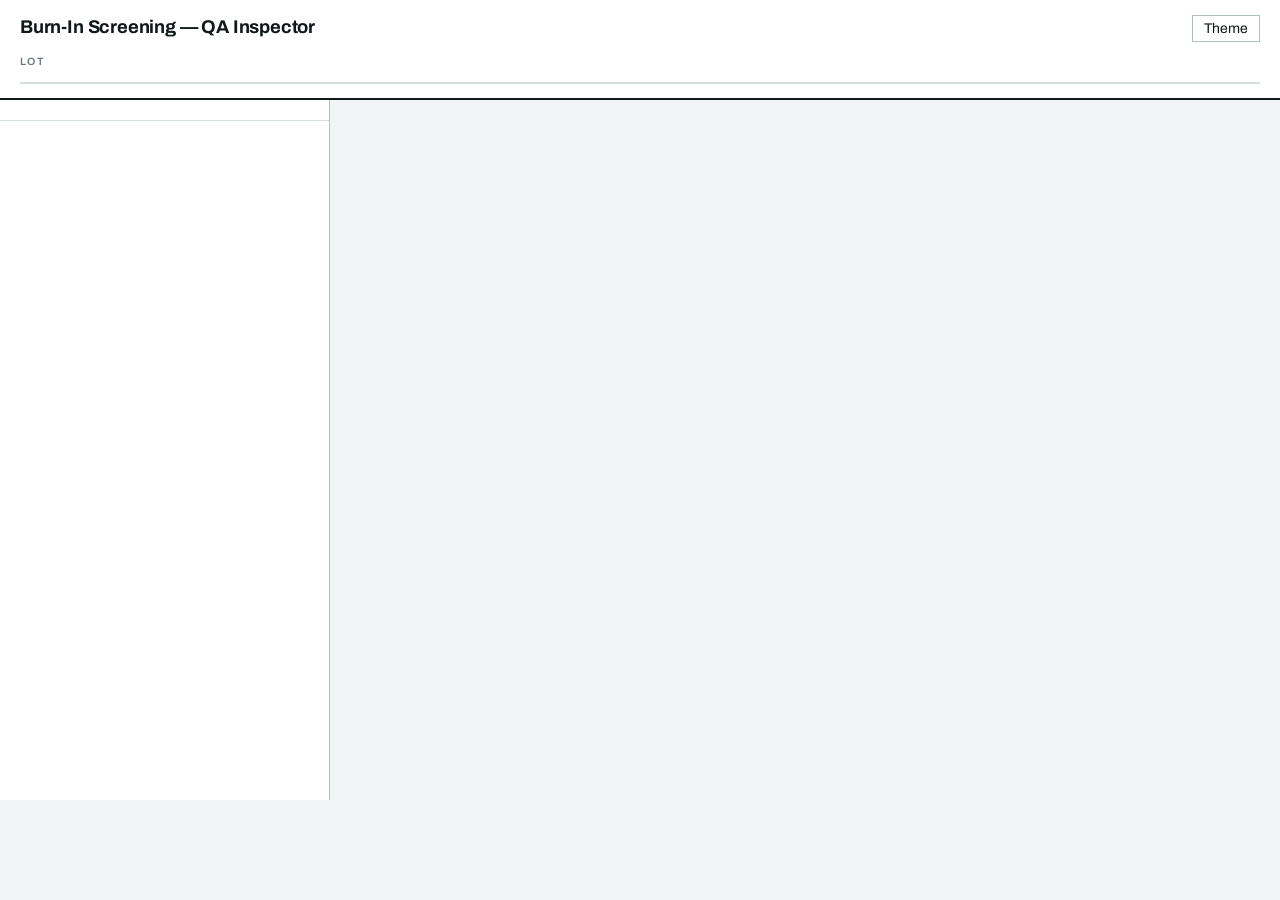
<file: demo/_template.html>
<!doctype html>
<html lang="en">
<head>
<meta charset="utf-8">
<meta name="viewport" content="width=device-width,initial-scale=1">
<link rel="icon" href="data:image/svg+xml,%3Csvg xmlns='http://www.w3.org/2000/svg' viewBox='0 0 16 16'%3E%3Crect width='16' height='16' rx='3' fill='%230B6360'/%3E%3C/svg%3E">
<title>Burn-In Inspector</title>
<link rel="preconnect" href="https://fonts.googleapis.com">
<link rel="preconnect" href="https://fonts.gstatic.com" crossorigin>
<link rel="stylesheet" href="https://fonts.googleapis.com/css2?family=Archivo:wght@400;500;600;700&family=IBM+Plex+Mono:wght@400;500;600&family=Source+Serif+4:opsz,wght@8..60,400;8..60,600&display=swap">
<style>
:root{
  --ground:#F2F5F5; --surface:#FFF; --sunk:#E8EDED; --ink:#111819; --mid:#3B4A4C;
  --mute:#6A797B; --rule:#D6DEDE; --rule2:#B3C0C0; --accent:#0B6360; --accent-soft:#DEEEEC;
  --on-accent:#FFFFFF;
  --pass:#2A6A41; --pass-bg:#E3EFE7; --watch:#1F5C86; --watch-bg:#E1ECF4;
  --review:#8A5C05; --review-bg:#F8EEDB; --reject:#A32E19; --reject-bg:#F8E5E0;
  --fixture:#5C3E8E; --fixture-bg:#EDE7F6; --invalid:#5B6668; --invalid-bg:#E7EBEB;
}
@media (prefers-color-scheme:dark){:root:not([data-theme="light"]){
  --ground:#0D1214; --surface:#141B1D; --sunk:#0F1618; --ink:#E8EEED; --mid:#B4C2C2;
  --mute:#839597; --rule:#222D2F; --rule2:#374446; --accent:#4FBFB1; --accent-soft:#12302D;
  --on-accent:#07201E;
  --pass:#72C594; --pass-bg:#152C1E; --watch:#6FB2E0; --watch-bg:#132735;
  --review:#DBA646; --review-bg:#31270F; --reject:#EC8067; --reject-bg:#341C16;
  --fixture:#B79BE8; --fixture-bg:#251C36; --invalid:#8B9A9C; --invalid-bg:#1B2223;
}}
:root[data-theme="dark"]{
  --ground:#0D1214; --surface:#141B1D; --sunk:#0F1618; --ink:#E8EEED; --mid:#B4C2C2;
  --mute:#839597; --rule:#222D2F; --rule2:#374446; --accent:#4FBFB1; --accent-soft:#12302D;
  --on-accent:#07201E;
  --pass:#72C594; --pass-bg:#152C1E; --watch:#6FB2E0; --watch-bg:#132735;
  --review:#DBA646; --review-bg:#31270F; --reject:#EC8067; --reject-bg:#341C16;
  --fixture:#B79BE8; --fixture-bg:#251C36; --invalid:#8B9A9C; --invalid-bg:#1B2223;
}
*{box-sizing:border-box}
body{background:var(--ground);color:var(--ink);margin:0;
  font-family:Archivo,"Helvetica Neue",Arial,sans-serif;font-size:14px;line-height:1.5}
.mono{font-family:"IBM Plex Mono",ui-monospace,Consolas,monospace}
h1,h2,h3{margin:0;letter-spacing:-.01em;text-wrap:balance}
button{font-family:inherit;font-size:inherit;cursor:pointer;border:1px solid var(--rule2);
  background:var(--surface);color:var(--ink);padding:5px 11px;border-radius:0}
button:hover{border-color:var(--accent);color:var(--accent)}
button:focus-visible,[tabindex]:focus-visible{outline:2px solid var(--accent);outline-offset:2px}
button.on{background:var(--accent);border-color:var(--accent);color:var(--on-accent)}
button.on:hover{color:var(--on-accent)}

header{background:var(--surface);border-bottom:2px solid var(--ink);padding:14px 20px}
.brandrow{display:flex;align-items:baseline;gap:14px;flex-wrap:wrap}
h1{font-size:1.15rem;font-weight:700}
.prov{font-size:.7rem;color:var(--mute);letter-spacing:.02em}
.provenance{margin-top:8px;font-size:.75rem;color:var(--mid);max-width:88ch}
.lotbar{display:flex;gap:8px;margin-top:12px;flex-wrap:wrap;align-items:center}
.label{font-size:.66rem;font-weight:600;letter-spacing:.12em;text-transform:uppercase;color:var(--mute)}

.tiers{display:flex;gap:0;margin-top:12px;border:1px solid var(--rule);overflow:hidden}
.tiercell{flex:1;padding:8px 10px;border-right:1px solid var(--rule);min-width:78px}
.tiercell:last-child{border-right:none}
.tiercell .n{font-size:1.3rem;font-weight:700;font-variant-numeric:tabular-nums;line-height:1.1}
.tiercell .t{font-size:.62rem;font-weight:600;letter-spacing:.08em;text-transform:uppercase}

.wrap{display:grid;grid-template-columns:330px 1fr;gap:0;height:calc(100vh - 200px);min-height:520px}
.pane{overflow-y:auto}
.left{border-right:1px solid var(--rule2);background:var(--surface)}
.right{padding:18px 22px;background:var(--ground)}

.filters{display:flex;gap:5px;padding:10px 12px;border-bottom:1px solid var(--rule);
  position:sticky;top:0;background:var(--surface);z-index:2;flex-wrap:wrap}
.filters button{padding:3px 8px;font-size:.72rem}
.row{display:grid;grid-template-columns:9px 1fr auto;gap:9px;align-items:center;
  padding:0 0 0 0;border-bottom:1px solid var(--rule);cursor:pointer}
.row:hover{background:var(--sunk)}
.row.sel{background:var(--accent-soft)}
.stripe{width:9px;align-self:stretch;min-height:38px}
.rmid{padding:8px 0}
.rid{font-size:.78rem;font-weight:500}
.rsub{font-size:.68rem;color:var(--mute)}
.rscore{font-size:.72rem;font-variant-numeric:tabular-nums;color:var(--mid);padding-right:12px}

.chip{display:inline-block;font-size:.62rem;font-weight:600;letter-spacing:.07em;
  text-transform:uppercase;padding:2px 6px;border:1px solid currentColor;white-space:nowrap}
.t-PASS{color:var(--pass);background:var(--pass-bg)}
.t-WATCH{color:var(--watch);background:var(--watch-bg)}
.t-REVIEW{color:var(--review);background:var(--review-bg)}
.t-REJECT{color:var(--reject);background:var(--reject-bg)}
.t-FIXTURE_SUSPECT{color:var(--fixture);background:var(--fixture-bg)}
.t-MEASUREMENT_INVALID{color:var(--invalid);background:var(--invalid-bg)}
.s-PASS{background:var(--pass)}.s-WATCH{background:var(--watch)}
.s-REVIEW{background:var(--review)}.s-REJECT{background:var(--reject)}
.s-FIXTURE_SUSPECT{background:var(--fixture)}.s-MEASUREMENT_INVALID{background:var(--invalid)}

.card{background:var(--surface);border:1px solid var(--rule);padding:16px 18px;margin-bottom:14px}
.card h3{font-size:.95rem;margin-bottom:10px}
.dhead{display:flex;align-items:baseline;gap:12px;flex-wrap:wrap;margin-bottom:8px}
.dhead h2{font-size:1.35rem;font-weight:700}
.action{font-family:"Source Serif 4",Georgia,serif;font-size:.95rem;
  border-left:3px solid currentColor;padding:6px 0 6px 12px;margin-top:10px}
.evid{width:100%;border-collapse:collapse;font-size:.78rem}
.evid td{padding:5px 8px 5px 0;border-bottom:1px solid var(--rule);vertical-align:top;color:var(--mid)}
.evid tr:last-child td{border-bottom:none}
.evid td:first-child{width:150px;color:var(--mute);font-weight:600;font-size:.7rem;
  letter-spacing:.04em;text-transform:uppercase;white-space:nowrap}
.charts{display:grid;grid-template-columns:repeat(auto-fit,minmax(250px,1fr));gap:12px}
.chartbox{border:1px solid var(--rule);padding:8px 6px 2px;background:var(--surface)}
.chartttl{font-size:.7rem;font-weight:600;color:var(--mute);letter-spacing:.05em;
  text-transform:uppercase;padding-left:6px}
.tabs{display:flex;gap:6px;margin-bottom:14px;flex-wrap:wrap}
.reveal{border:1px dashed var(--rule2);padding:12px 14px;margin-top:12px}
.reveal.shown{border-style:solid;border-color:var(--accent)}
.truthgrid{display:grid;grid-template-columns:repeat(auto-fit,minmax(140px,1fr));gap:12px}
.truthgrid .k{font-size:.62rem;letter-spacing:.09em;text-transform:uppercase;color:var(--mute)}
.truthgrid .v{font-size:.86rem;font-weight:600}
.verdict-ok{color:var(--pass)}.verdict-bad{color:var(--reject)}
.board{margin-bottom:16px}
.boardttl{font-size:.72rem;color:var(--mute);margin-bottom:5px;letter-spacing:.04em}
.grid{display:grid;gap:2px}
.cell{aspect-ratio:1;border:1px solid transparent;cursor:pointer;min-width:11px}
.cell:hover{border-color:var(--ink)}
.cell.sel{border-color:var(--ink);border-width:2px}
.legend{display:flex;gap:12px;flex-wrap:wrap;margin:6px 0 14px;font-size:.7rem;color:var(--mute)}
.legend i{display:inline-block;width:10px;height:10px;margin-right:4px;vertical-align:-1px}
.empty{color:var(--mute);font-size:.9rem;padding:40px 0;text-align:center}
.note{font-size:.75rem;color:var(--mute);margin-top:8px;max-width:80ch}
@media (max-width:820px){
  .wrap{grid-template-columns:1fr;height:auto}
  .left{border-right:none;border-bottom:1px solid var(--rule2);max-height:340px}
}
</style>

<header>
  <div class="brandrow">
    <h1>Burn-In Screening &mdash; QA Inspector</h1>
    <span class="prov mono" id="prov"></span>
    <span style="flex:1"></span>
    <button id="themeBtn" title="Toggle light and dark">Theme</button>
  </div>
  <div class="provenance" id="provnote"></div>
  <div class="lotbar"><span class="label">Lot</span><span id="lotbtns"></span></div>
  <div class="tiers" id="tiers"></div>
</header>

<div class="wrap">
  <div class="pane left">
    <div class="filters" id="filters"></div>
    <div id="worklist"></div>
  </div>
  <div class="pane right" id="detail"></div>
</div>

<script id="payload" type="application/json">__DATA__</script>
<script>
const D = JSON.parse(document.getElementById('payload').textContent);
const TIER_ORDER = ['REJECT','REVIEW','FIXTURE_SUSPECT','MEASUREMENT_INVALID','WATCH','PASS'];
const CPS = D.checkpoints;
let lot = D.meta.lots[0], filter = 'NEEDS ACTION', sel = null, view = 'part';

const $ = s => document.querySelector(s);
const el = (t,c,h) => { const n=document.createElement(t); if(c)n.className=c;
  if(h!==undefined)n.innerHTML=h; return n; };
const esc = s => String(s).replace(/[&<>"]/g, c => ({'&':'&amp;','<':'&lt;','>':'&gt;','"':'&quot;'}[c]));
const tierVar = t => ({PASS:'pass',WATCH:'watch',REVIEW:'review',REJECT:'reject',
  FIXTURE_SUSPECT:'fixture',MEASUREMENT_INVALID:'invalid'}[t]);

$('#themeBtn').onclick = () => {
  const cur = document.documentElement.getAttribute('data-theme');
  const dark = cur ? cur === 'dark' : matchMedia('(prefers-color-scheme:dark)').matches;
  document.documentElement.setAttribute('data-theme', dark ? 'light' : 'dark');
};

$('#prov').textContent = D.meta.dataset + ' · ' + D.meta.commit + ' · ' + D.meta.generated_utc;
$('#provnote').textContent = D.meta.split_note +
  ' Every score, tier and explanation below is produced by the committed pipeline; ' +
  'nothing on this page is mocked. Ground truth stays hidden until you ask for it, ' +
  'and is never an input to any decision shown.';

function lotButtons(){
  const c=$('#lotbtns'); c.innerHTML='';
  D.meta.lots.forEach(L=>{
    const b=el('button','',L); if(L===lot) b.className='on';
    b.onclick=()=>{lot=L;sel=null;render();};
    c.appendChild(b); c.appendChild(document.createTextNode(' '));
  });
}
function tierStrip(){
  const c=$('#tiers'); c.innerHTML='';
  const counts=D.lots[lot].tier_counts;
  TIER_ORDER.forEach(t=>{
    const n=counts[t]||0; if(!n) return;
    const d=el('div','tiercell');
    d.appendChild(el('div','n',String(n)));
    const s=el('div','t',t.replace('_',' '));
    s.style.color='var(--'+tierVar(t)+')';
    d.appendChild(s); c.appendChild(d);
  });
}
function parts(){ return D.lots[lot].parts; }
function sorted(){
  const r=t=>TIER_ORDER.indexOf(t);
  return parts().slice().sort((a,b)=> r(a.tier)-r(b.tier) || (b.score||0)-(a.score||0));
}
function filters(){
  const c=$('#filters'); c.innerHTML='';
  const counts=D.lots[lot].tier_counts;
  const opts=['NEEDS ACTION','ALL'].concat(TIER_ORDER.filter(t=>counts[t]));
  opts.forEach(o=>{
    const n = o==='ALL'?parts().length : o==='NEEDS ACTION'
      ? parts().filter(p=>p.tier!=='PASS').length : counts[o];
    const b=el('button','',o.replace('_',' ')+' '+n);
    if(o===filter) b.className='on';
    b.onclick=()=>{filter=o;render();}; c.appendChild(b);
  });
}
function visible(){
  const s=sorted();
  if(filter==='ALL') return s;
  if(filter==='NEEDS ACTION') return s.filter(p=>p.tier!=='PASS');
  return s.filter(p=>p.tier===filter);
}
function worklist(){
  const c=$('#worklist'); c.innerHTML='';
  const v=visible();
  if(!v.length){ c.appendChild(el('div','empty','No parts in this filter.')); return; }
  v.forEach(p=>{
    const r=el('div','row'+(sel===p.id?' sel':'')); r.tabIndex=0;
    r.appendChild(el('div','stripe s-'+p.tier));
    const m=el('div','rmid');
    m.appendChild(el('div','rid mono',esc(p.id)));
    m.appendChild(el('div','rsub',p.tier.replace('_',' ')+' · '+
      esc(D.reason_text[p.primary]||p.primary)));
    r.appendChild(m);
    r.appendChild(el('div','rscore mono',p.score==null?'':p.score.toFixed(2)));
    const go=()=>{sel=p.id;view='part';render();};
    r.onclick=go; r.onkeydown=e=>{if(e.key==='Enter'||e.key===' '){e.preventDefault();go();}};
    c.appendChild(r);
  });
}
function chart(p,prm){
  const W=300,H=132,L=46,R=8,T=10,B=24;
  const st=D.lots[lot].stats[prm];
  const meds=CPS.map(t=>st[String(t)].median);
  const los=CPS.map(t=>st[String(t)].pat_lo), his=CPS.map(t=>st[String(t)].pat_hi);
  const vals=p.v[prm];
  const all=[].concat(meds,los,his,vals.filter(v=>v!=null));
  let mn=Math.min.apply(null,all), mx=Math.max.apply(null,all);
  if(mn===mx){mn-=1;mx+=1;}
  const pad=(mx-mn)*0.08; mn-=pad; mx+=pad;
  const X=i=>L+(W-L-R)*(CPS[i]-CPS[0])/(CPS[CPS.length-1]-CPS[0]);
  const Y=v=>T+(H-T-B)*(1-(v-mn)/(mx-mn));
  const line=a=>a.map((v,i)=>(i?'L':'M')+X(i).toFixed(1)+','+Y(v).toFixed(1)).join(' ');
  let band=line(his);
  for(let i=los.length-1;i>=0;i--) band+=' L'+X(i).toFixed(1)+','+Y(los[i]).toFixed(1);
  band+=' Z';
  let dots='', segs=[], cur=[];
  vals.forEach((v,i)=>{
    if(v==null){ if(cur.length)segs.push(cur); cur=[]; }
    else { cur.push([i,v]);
      dots+='<circle cx="'+X(i).toFixed(1)+'" cy="'+Y(v).toFixed(1)+'" r="3" fill="var(--accent)"/>'; }
  });
  if(cur.length)segs.push(cur);
  const pp=segs.map(s=>s.map((d,i)=>(i?'L':'M')+X(d[0]).toFixed(1)+','+Y(d[1]).toFixed(1)).join(' ')).join(' ');
  const ticks=CPS.map((t,i)=>'<text x="'+X(i).toFixed(1)+'" y="'+(H-7)+
    '" font-size="9" fill="var(--mute)" text-anchor="middle">'+t+'h</text>').join('');
  const yl=[mn+(mx-mn)*0.95,mn+(mx-mn)*0.05].map(v=>
    '<text x="'+(L-5)+'" y="'+(Y(v)+3).toFixed(1)+
    '" font-size="9" fill="var(--mute)" text-anchor="end">'+Number(v).toPrecision(3)+'</text>').join('');
  return '<svg viewBox="0 0 '+W+' '+H+'" width="100%" role="img" aria-label="'+prm+' trajectory">'+
    '<path d="'+band+'" fill="var(--accent)" opacity=".10"/>'+
    '<path d="'+line(meds)+'" fill="none" stroke="var(--mute)" stroke-width="1.2" stroke-dasharray="4,3"/>'+
    '<path d="'+pp+'" fill="none" stroke="var(--accent)" stroke-width="2"/>'+
    dots+ticks+yl+'</svg>';
}
function boardMap(){
  const c=el('div');
  c.appendChild(el('h3','','Board map — spatial view'));
  c.appendChild(el('div','note','Each square is a socket position. An anomaly that '+
    'clusters by position is the chamber or the fixture, not the component &mdash; that is '+
    'what the FIXTURE SUSPECT tier exists to say, and why those parts are investigated '+
    'rather than scrapped.'));
  const byBoard={};
  parts().forEach(p=>{(byBoard[p.board]=byBoard[p.board]||[]).push(p);});
  const leg=el('div','legend');
  TIER_ORDER.filter(t=>D.lots[lot].tier_counts[t]).forEach(t=>
    leg.appendChild(el('span','','<i style="background:var(--'+tierVar(t)+')"></i>'+t.replace('_',' '))));
  c.appendChild(leg);
  Object.keys(byBoard).sort().forEach(b=>{
    const ps=byBoard[b];
    const maxc=Math.max.apply(null,ps.map(p=>p.col))+1;
    const maxr=Math.max.apply(null,ps.map(p=>p.row))+1;
    const box=el('div','board');
    box.appendChild(el('div','boardttl mono',esc(b)+' · '+ps.length+' parts'));
    const g=el('div','grid');
    g.style.gridTemplateColumns='repeat('+maxc+',minmax(0,1fr))';
    g.style.maxWidth=(maxc*18)+'px';
    const at={}; ps.forEach(p=>{at[p.row+','+p.col]=p;});
    for(let r=0;r<maxr;r++){ for(let cc=0;cc<maxc;cc++){
      const p=at[r+','+cc];
      const d=el('div','cell'+(p&&p.id===sel?' sel':''));
      if(p){ d.style.background='var(--'+tierVar(p.tier)+')';
        d.title=p.id+' · '+p.tier; d.tabIndex=0;
        const go=()=>{sel=p.id;view='part';render();};
        d.onclick=go; d.onkeydown=e=>{if(e.key==='Enter'){e.preventDefault();go();}};
      } else { d.style.background='var(--sunk)'; }
      g.appendChild(d);
    }}
    box.appendChild(g); c.appendChild(box);
  });
  return c;
}
function detail(){
  const c=$('#detail'); c.innerHTML='';
  const tabs=el('div','tabs');
  [['part','Part detail'],['board','Board map']].forEach(pair=>{
    const b=el('button','',pair[1]); if(view===pair[0]) b.className='on';
    b.onclick=()=>{view=pair[0];render();}; tabs.appendChild(b);
  });
  c.appendChild(tabs);
  if(view==='board'){ c.appendChild(boardMap()); return; }
  const p=parts().find(x=>x.id===sel);
  if(!p){ c.appendChild(el('div','empty',
    'Select a component from the worklist to see why the system reached its decision.'));
    return; }

  const v=el('div','card');
  const h=el('div','dhead');
  h.appendChild(el('h2','mono',esc(p.id)));
  h.appendChild(el('span','chip t-'+p.tier,p.tier.replace('_',' ')));
  h.appendChild(el('span','rsub','board '+esc(p.board)+' · socket (r'+p.row+', c'+p.col+')'));
  v.appendChild(h);
  v.appendChild(el('div','','<b>Primary reason:</b> '+esc(D.reason_text[p.primary]||p.primary)+
    (p.secondary?'<br><b>Secondary:</b> '+esc(D.reason_text[p.secondary]||p.secondary):'')));
  const a=el('div','action',esc(D.actions[p.tier]||''));
  a.style.color='var(--'+tierVar(p.tier)+')';
  v.appendChild(a); c.appendChild(v);

  const ev=el('div','card');
  ev.appendChild(el('h3','','Evidence the decision rests on'));
  const tb=el('table','evid');
  p.lines.forEach(pair=>{
    const tr=el('tr');
    tr.appendChild(el('td','',esc(pair[0])));
    tr.appendChild(el('td','mono',esc(pair[1])));
    tb.appendChild(tr);
  });
  ev.appendChild(tb);
  if(p.hypotheses&&p.hypotheses.length)
    ev.appendChild(el('div','note','<b>Mechanism hypothesis:</b> '+esc(p.hypotheses.join('; '))));
  ev.appendChild(el('div','note','These lines come from the same explain/ code that writes '+
    'the PDF disposition reports in reports/ &mdash; not a summary of them.'));
  c.appendChild(ev);

  const ch=el('div','card');
  ch.appendChild(el('h3','','Trajectory against the lot it was burned in with'));
  ch.appendChild(el('div','note','Solid line is this part, dashed is the lot median. The '+
    'shaded band is the AEC-Q001 dynamic PAT limit at 6&sigma;, clipped to the datasheet '+
    'limit. A gap in the line means no measurement at that checkpoint.'));
  const g=el('div','charts');
  D.params.forEach(pr=>{
    const b=el('div','chartbox');
    b.appendChild(el('div','chartttl',pr.name+' ('+pr.unit+')'));
    b.insertAdjacentHTML('beforeend',chart(p,pr.name));
    g.appendChild(b);
  });
  ch.appendChild(g); c.appendChild(ch);

  if(p.mb&&Object.keys(p.mb).length){
    const mb=el('div','card');
    mb.appendChild(el('h3','','Module B — 168 h forecast from 0 h and 24 h only'));
    const t=el('table','evid');
    D.params.forEach(pr=>{
      const m=p.mb[pr.name]; if(!m||m.point==null) return;
      const br=(m.upper!=null&&m.lsafe!=null&&m.upper>m.lsafe);
      const tr=el('tr');
      tr.appendChild(el('td','',pr.name));
      tr.appendChild(el('td','mono',
        'predicted '+m.point.toFixed(3)+' '+pr.unit+
        ' · 95% upper '+(m.upper==null?'—':m.upper.toFixed(3))+
        ' · <span style="color:var(--'+(br?'reject':'pass')+')">'+
        (br?'EXCEEDS':'within')+' safe limit '+
        (m.lsafe==null?'—':m.lsafe.toFixed(3))+'</span>'));
      t.appendChild(tr);
    });
    mb.appendChild(t);
    mb.appendChild(el('div','note','The safe limit is derived from PRIOR lots only. This '+
      'lot’s own 168 h readings do not exist yet when the 24 h decision is made.'));
    c.appendChild(mb);
  }

  const rv=el('div','card');
  rv.appendChild(el('h3','','Ground truth'));
  rv.appendChild(el('div','note','Hidden by design. Read the evidence and decide, then '+
    'check. The label was never an input to any number above.'));
  const box=el('div','reveal');
  const btn=el('button','','Reveal what this part actually was');
  btn.onclick=()=>{
    const t=p.truth;
    const held=(p.tier==='REVIEW'||p.tier==='REJECT');
    // MEASUREMENT_INVALID and FIXTURE_SUSPECT send the part to a re-test:
    // neither ships it nor scraps it, so neither is an escape or a false alarm
    const retest=(p.tier==='MEASUREMENT_INVALID'||p.tier==='FIXTURE_SUSPECT');
    const ok = retest || (t.is_defective ? held : !held);
    box.className='reveal shown'; box.innerHTML='';
    const gr=el('div','truthgrid');
    [['Injected type',t.defect_type],['Truly defective',t.is_defective?'YES':'no'],
     ['Severity',t.severity||'—'],['Mechanism',t.mechanism||'—']].forEach(kv=>{
      const d=el('div');
      d.appendChild(el('div','k',kv[0]));
      d.appendChild(el('div','v',esc(kv[1])));
      gr.appendChild(d);
    });
    box.appendChild(gr);
    box.appendChild(el('div','action '+(ok?'verdict-ok':'verdict-bad'),
      retest ? (t.is_defective?'Sent for RE-TEST, not dispositioned. It is a real defect; the re-test is where it would be caught.'
                              :'Sent for RE-TEST, not dispositioned. It is a good part; the re-test clears it.') :
      ok ? (t.is_defective?'Caught. This defect was held before it could ship.'
                          :'Correctly released. A good part was not scrapped.')
         : (t.is_defective?'MISSED — this defect escaped screening.'
                          :'FALSE ALARM — a good part was held.')));
  };
  box.appendChild(btn); rv.appendChild(box); c.appendChild(rv);
}
function render(){ lotButtons(); tierStrip(); filters(); worklist(); detail(); }
render();
</script>
</file>
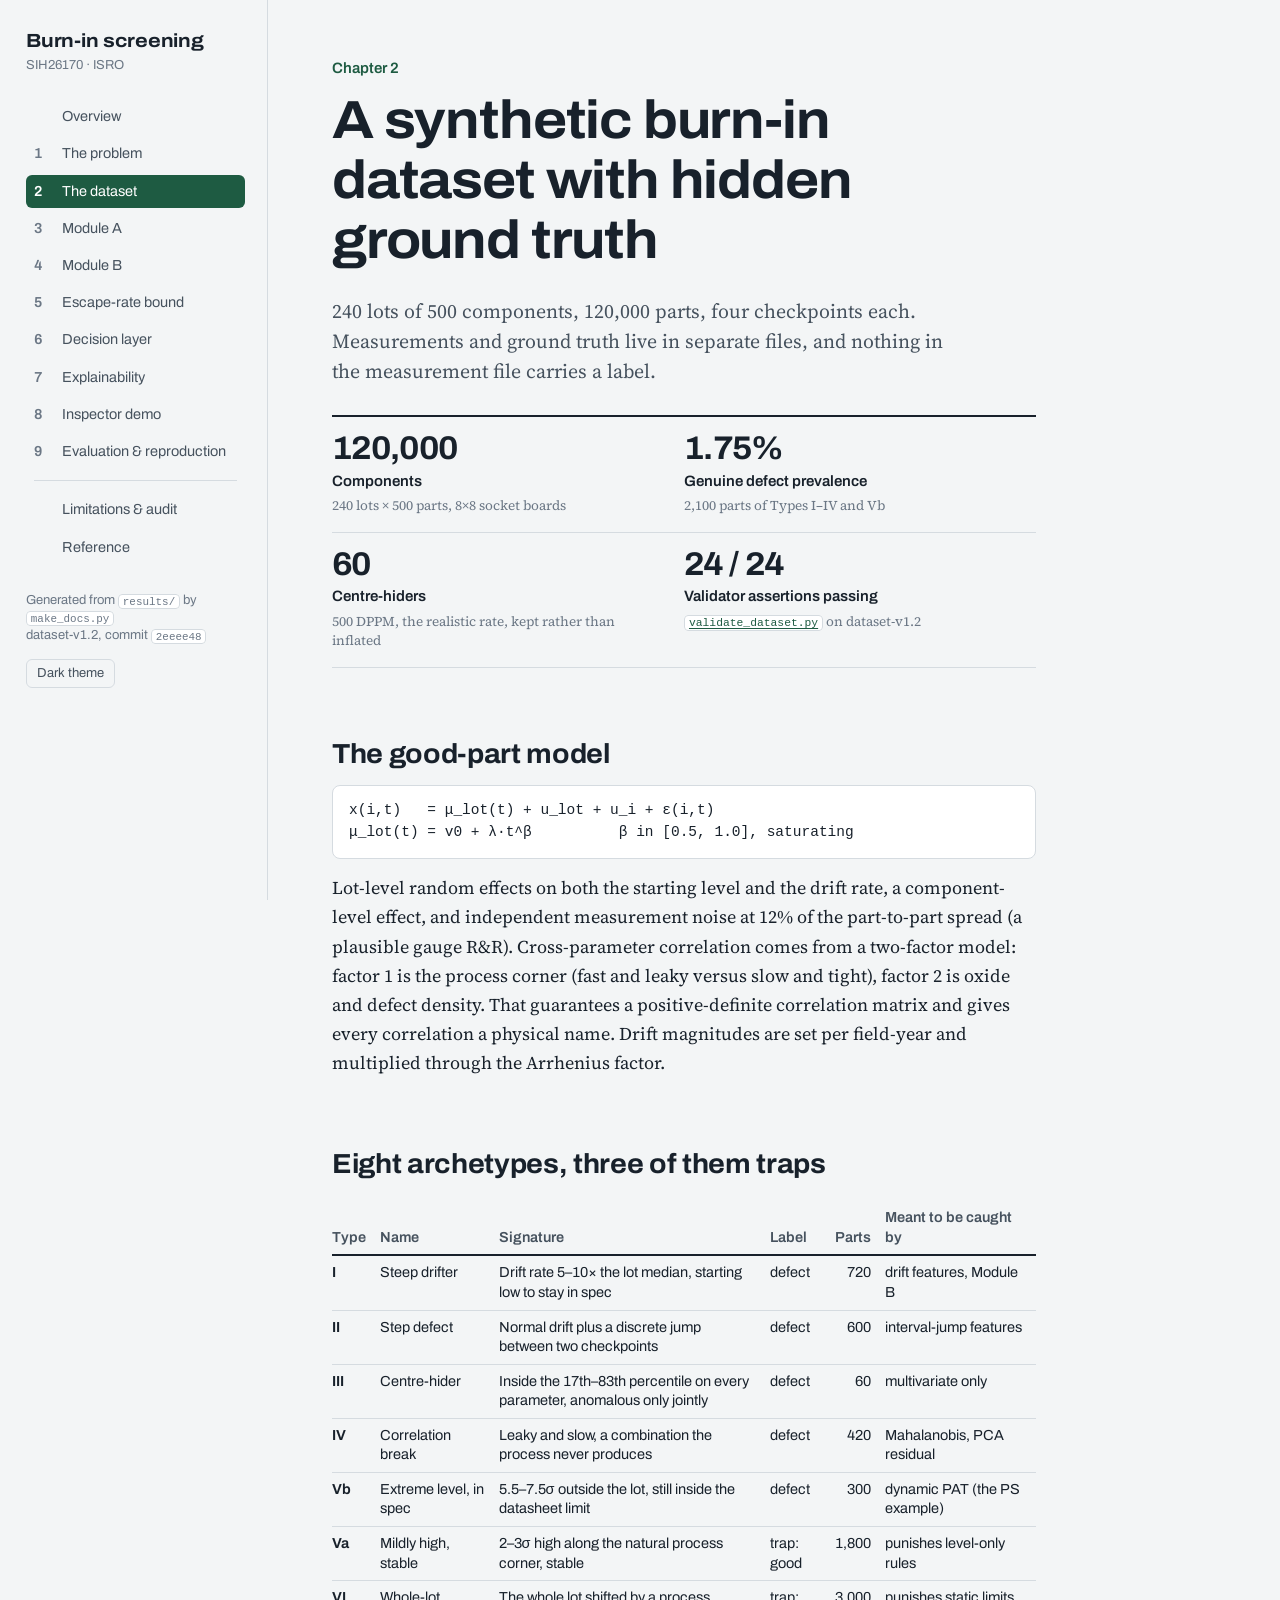
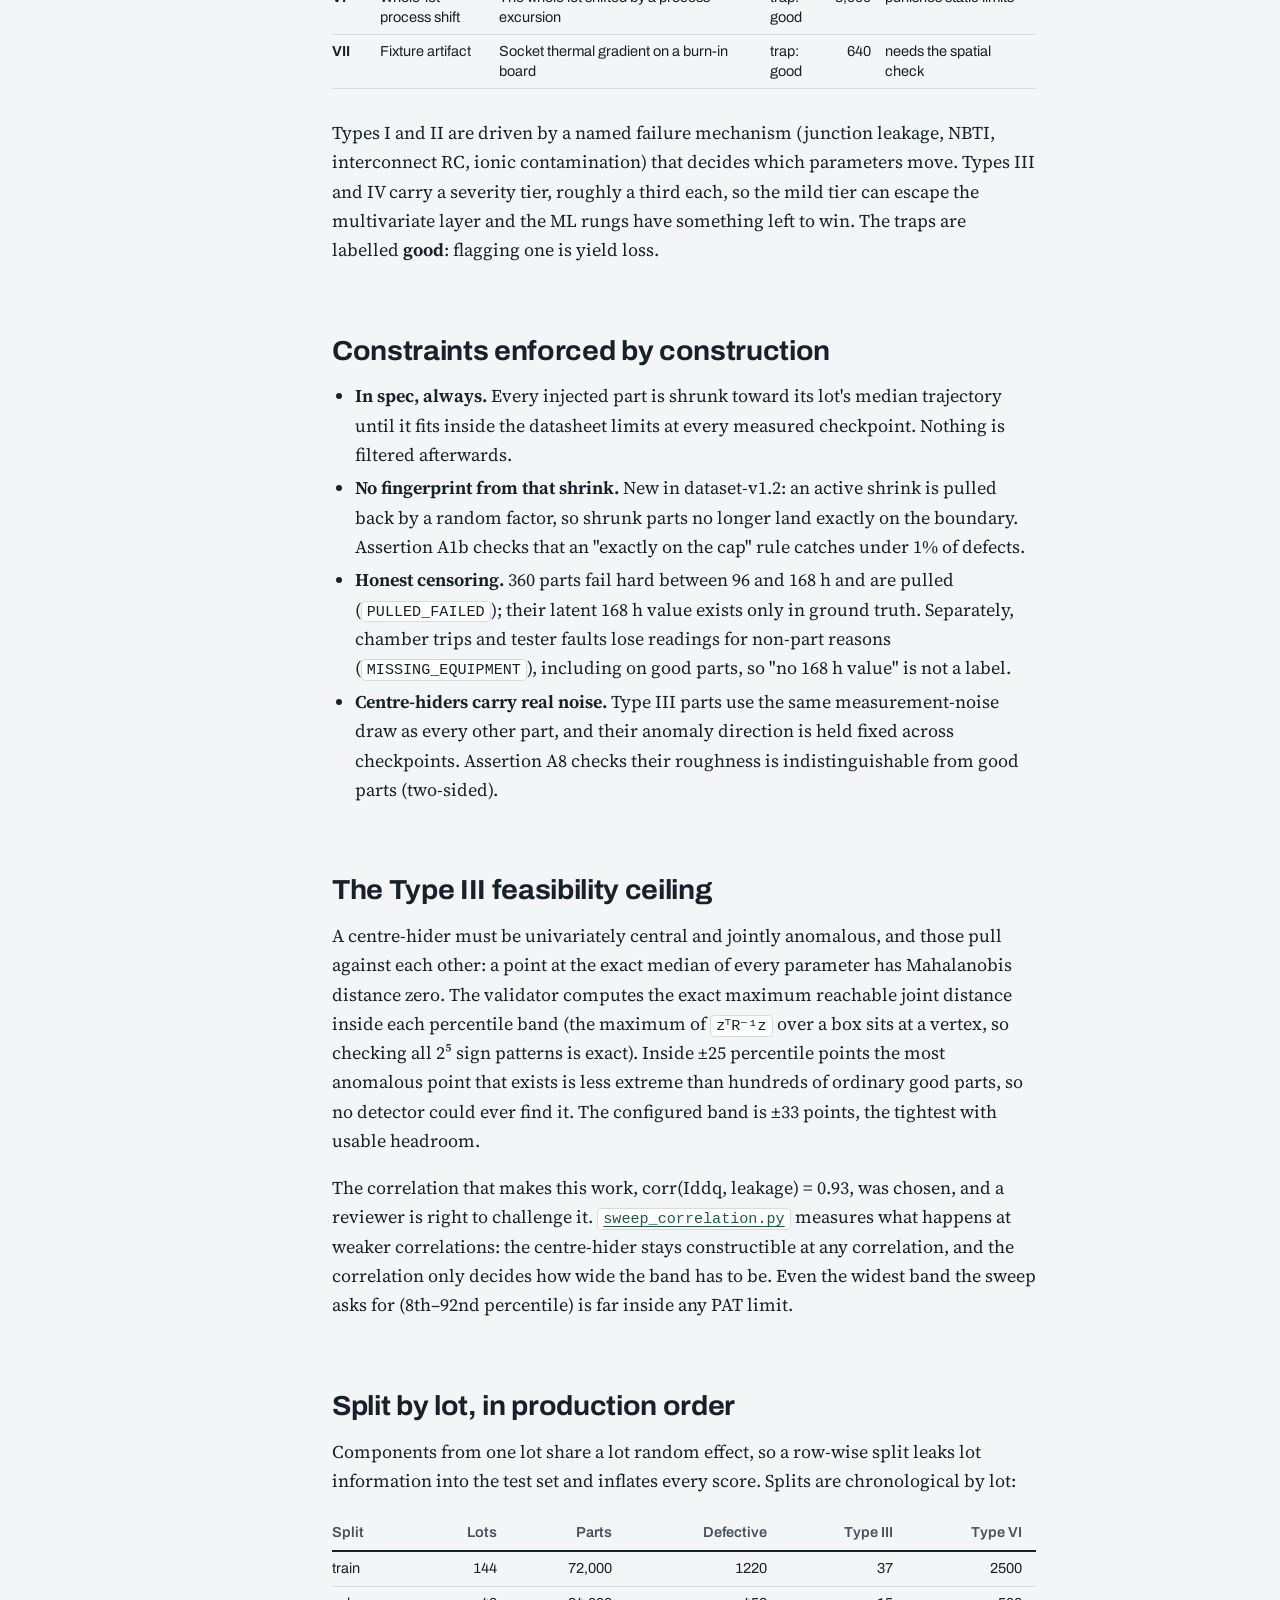
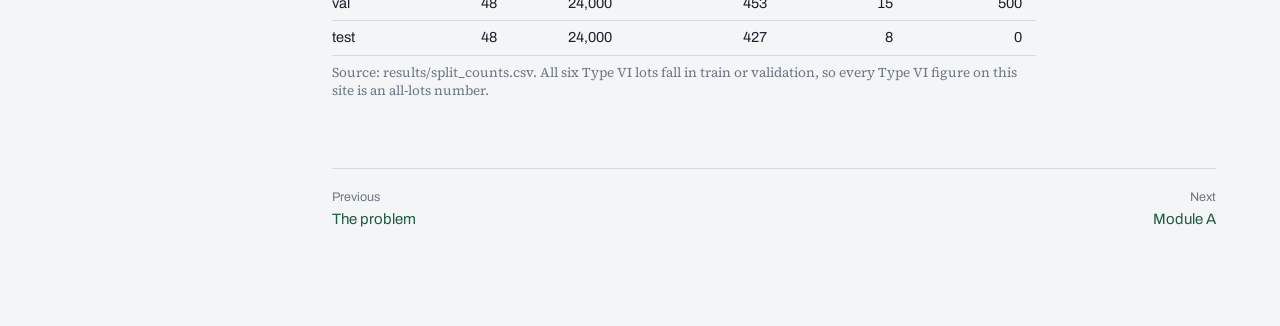
<file: docs/dataset.html>
<!doctype html>
<html lang="en">
<head>
<meta charset="utf-8">
<meta name="viewport" content="width=device-width,initial-scale=1">
<title>The dataset | Burn-in screening</title>
<meta name="description" content="A synthetic burn-in dataset with hidden ground truth">
<link rel="icon" href="data:image/svg+xml,%3Csvg xmlns='http://www.w3.org/2000/svg' viewBox='0 0 16 16'%3E%3Crect width='16' height='16' rx='3' fill='%231E5B42'/%3E%3Cg fill='%23DCEBE3'%3E%3Crect x='3' y='3' width='4' height='4'/%3E%3Crect x='9' y='3' width='4' height='4'/%3E%3Crect x='3' y='9' width='4' height='4'/%3E%3C/g%3E%3Crect x='9' y='9' width='4' height='4' fill='%23E0A24E'/%3E%3C/svg%3E">
<link rel="preconnect" href="https://fonts.googleapis.com"><link rel="preconnect" href="https://fonts.gstatic.com" crossorigin><link href="https://fonts.googleapis.com/css2?family=Archivo:wdth,wght@100..125,400..800&family=Source+Serif+4:ital,opsz,wght@0,8..60,400..700;1,8..60,400..600&display=swap" rel="stylesheet">
<link rel="stylesheet" href="assets/site.css">
</head>
<body>
<a class="skip" href="#main">Skip to content</a>
<div class="frame">
<aside class="rail">
  <a class="brand" href="index.html"><b>Burn-in screening</b><span>SIH26170 &middot; ISRO</span></a>
  <button class="menu" id="menu" aria-expanded="false" aria-controls="chapters">Chapters</button>
  <nav id="chapters" aria-label="Chapters"><ol><li><a href="index.html"><span class="n"></span><span>Overview</span></a></li><li><a href="problem.html"><span class="n">1</span><span>The problem</span></a></li><li><a href="dataset.html" aria-current="page"><span class="n">2</span><span>The dataset</span></a></li><li><a href="module-a.html"><span class="n">3</span><span>Module A</span></a></li><li><a href="module-b.html"><span class="n">4</span><span>Module B</span></a></li><li><a href="guarantee.html"><span class="n">5</span><span>Escape-rate bound</span></a></li><li><a href="decisions.html"><span class="n">6</span><span>Decision layer</span></a></li><li><a href="explainability.html"><span class="n">7</span><span>Explainability</span></a></li><li><a href="demo.html"><span class="n">8</span><span>Inspector demo</span></a></li><li><a href="method.html"><span class="n">9</span><span>Evaluation &amp; reproduction</span></a></li><li aria-hidden="true"><div class="sep"></div></li><li><a href="limitations.html"><span class="n"></span><span>Limitations &amp; audit</span></a></li><li><a href="reference.html"><span class="n"></span><span>Reference</span></a></li></ol>
  <div class="foot">Generated from <code>results/</code> by <code>make_docs.py</code><br>
  dataset-v1.2, commit <code>2eeee48</code><br>
  <button class="theme" id="theme" type="button">Dark theme</button></div></nav>
</aside>
<main id="main">

<p class="chapter">Chapter 2</p>
<h1>A synthetic burn-in dataset with hidden ground truth</h1>
<div class="col">
<p class="lede">240 lots of 500 components, 120,000 parts, four checkpoints
each. Measurements and ground truth live in separate files, and nothing in the measurement file
carries a label.</p>

<div class="facts"><div class="fact "><div class="v">120,000</div><div class="l">Components</div><div class="c">240 lots &#215; 500 parts, 8&#215;8 socket boards</div></div><div class="fact "><div class="v">1.75%</div><div class="l">Genuine defect prevalence</div><div class="c">2,100 parts of Types I&#8211;IV and Vb</div></div><div class="fact "><div class="v">60</div><div class="l">Centre-hiders</div><div class="c">500 DPPM, the realistic rate, kept rather than inflated</div></div><div class="fact "><div class="v">24 / 24</div><div class="l">Validator assertions passing</div><div class="c"><a href="https://github.com/Mihir1107/Aabhas/blob/main/validate_dataset.py"><code>validate_dataset.py</code></a> on dataset-v1.2</div></div></div>

<h2>The good-part model</h2>
<pre><code>x(i,t)   = &#956;_lot(t) + u_lot + u_i + &#949;(i,t)
&#956;_lot(t) = v0 + &#955;&#183;t^&#946;          &#946; in [0.5, 1.0], saturating</code></pre>
<p>Lot-level random effects on both the starting level and the drift rate, a component-level
effect, and independent measurement noise at 12% of the part-to-part spread (a plausible gauge
R&amp;R). Cross-parameter correlation comes from a two-factor model: factor 1 is the process corner
(fast and leaky versus slow and tight), factor 2 is oxide and defect density. That guarantees a
positive-definite correlation matrix and gives every correlation a physical name. Drift magnitudes
are set per field-year and multiplied through the Arrhenius factor.</p>

<h2>Eight archetypes, three of them traps</h2>
<div class="tbl"><table><thead><tr><th>Type</th><th>Name</th><th>Signature</th><th>Label</th><th class="num">Parts</th><th>Meant to be caught by</th></tr></thead><tbody><tr><td><strong>I</strong></td><td>Steep drifter</td><td>Drift rate 5&#8211;10&#215; the lot median, starting low to stay in spec</td><td>defect</td><td class="num">720</td><td>drift features, Module B</td></tr><tr><td><strong>II</strong></td><td>Step defect</td><td>Normal drift plus a discrete jump between two checkpoints</td><td>defect</td><td class="num">600</td><td>interval-jump features</td></tr><tr><td><strong>III</strong></td><td>Centre-hider</td><td>Inside the 17th&#8211;83th percentile on every parameter, anomalous only jointly</td><td>defect</td><td class="num">60</td><td>multivariate only</td></tr><tr><td><strong>IV</strong></td><td>Correlation break</td><td>Leaky and slow, a combination the process never produces</td><td>defect</td><td class="num">420</td><td>Mahalanobis, PCA residual</td></tr><tr><td><strong>Vb</strong></td><td>Extreme level, in spec</td><td>5.5&#8211;7.5&#963; outside the lot, still inside the datasheet limit</td><td>defect</td><td class="num">300</td><td>dynamic PAT (the PS example)</td></tr><tr><td><strong>Va</strong></td><td>Mildly high, stable</td><td>2&#8211;3&#963; high along the natural process corner, stable</td><td>trap: good</td><td class="num">1,800</td><td>punishes level-only rules</td></tr><tr><td><strong>VI</strong></td><td>Whole-lot process shift</td><td>The whole lot shifted by a process excursion</td><td>trap: good</td><td class="num">3,000</td><td>punishes static limits</td></tr><tr><td><strong>VII</strong></td><td>Fixture artifact</td><td>Socket thermal gradient on a burn-in board</td><td>trap: good</td><td class="num">640</td><td>needs the spatial check</td></tr></tbody></table></div>
<p>Types I and II are driven by a named failure mechanism (junction leakage, NBTI, interconnect
RC, ionic contamination) that decides which parameters move. Types III and IV carry a severity
tier, roughly a third each, so the mild tier can escape the multivariate layer and the ML rungs
have something left to win. The traps are labelled <strong>good</strong>: flagging one is yield loss.</p>

<h2>Constraints enforced by construction</h2>
<ul>
<li><strong>In spec, always.</strong> Every injected part is shrunk toward its lot's median
trajectory until it fits inside the datasheet limits at every measured checkpoint. Nothing is
filtered afterwards.</li>
<li><strong>No fingerprint from that shrink.</strong> New in dataset-v1.2: an active shrink
is pulled back by a random factor, so shrunk parts no longer land exactly on the boundary.
Assertion A1b checks that an "exactly on the cap" rule catches under 1% of defects.</li>
<li><strong>Honest censoring.</strong> 360 parts fail hard between 96 and 168 h and are
pulled (<code>PULLED_FAILED</code>); their latent 168 h value exists only in ground truth.
Separately, chamber trips and tester faults lose readings for non-part reasons
(<code>MISSING_EQUIPMENT</code>), including on good parts, so "no 168 h value" is not a label.</li>
<li><strong>Centre-hiders carry real noise.</strong> Type III parts use the same measurement-noise
draw as every other part, and their anomaly direction is held fixed across checkpoints.
Assertion A8 checks their roughness is indistinguishable from good parts (two-sided).</li>
</ul>

<h2>The Type III feasibility ceiling</h2>
<p>A centre-hider must be univariately central and jointly anomalous, and those pull against each
other: a point at the exact median of every parameter has Mahalanobis distance zero. The
validator computes the exact maximum reachable joint distance inside each percentile band (the
maximum of <code>z&#7488;R&#8315;&#185;z</code> over a box sits at a vertex, so checking all 2&#8309;
sign patterns is exact). Inside &#177;25 percentile points the most anomalous point that exists is
less extreme than hundreds of ordinary good parts, so no detector could ever find it. The
configured band is &#177;33 points, the tightest with usable headroom.</p>
<p>The correlation that makes this work, corr(Iddq, leakage) = 0.93, was chosen, and a
reviewer is right to challenge it. <a href="https://github.com/Mihir1107/Aabhas/blob/main/sweep_correlation.py"><code>sweep_correlation.py</code></a> measures what happens at weaker
correlations: the centre-hider stays constructible at any correlation, and the correlation only
decides how wide the band has to be. Even the widest band the sweep asks for (8th&#8211;92nd
percentile) is far inside any PAT limit.</p>

<h2>Split by lot, in production order</h2>
<p>Components from one lot share a lot random effect, so a row-wise split leaks lot information
into the test set and inflates every score. Splits are chronological by lot:</p>
<div class="tbl"><table><caption>Source: results/split_counts.csv. All six Type VI lots fall in train or validation, so every Type VI figure on this site is an all-lots number.</caption><thead><tr><th>Split</th><th class="num">Lots</th><th class="num">Parts</th><th class="num">Defective</th><th class="num">Type III</th><th class="num">Type VI</th></tr></thead><tbody><tr><td>train</td><td class="num">144</td><td class="num">72,000</td><td class="num">1220</td><td class="num">37</td><td class="num">2500</td></tr><tr><td>val</td><td class="num">48</td><td class="num">24,000</td><td class="num">453</td><td class="num">15</td><td class="num">500</td></tr><tr><td>test</td><td class="num">48</td><td class="num">24,000</td><td class="num">427</td><td class="num">8</td><td class="num">0</td></tr></tbody></table></div>
</div>

<nav class="pager" aria-label="Chapter"><a href="problem.html"><small>Previous</small>The problem</a><a class="next" href="module-a.html"><small>Next</small>Module A</a></nav>
</main>
</div>
<script>
(function(){
  var r=document.documentElement,b=document.getElementById('theme');
  try{var s=localStorage.getItem('theme'); if(s) r.setAttribute('data-theme',s);}catch(e){}
  function label(){var d=r.getAttribute('data-theme')||(matchMedia('(prefers-color-scheme: dark)').matches?'dark':'light');
    if(b) b.textContent=d==='dark'?'Light theme':'Dark theme';}
  if(b){b.onclick=function(){var d=r.getAttribute('data-theme')||(matchMedia('(prefers-color-scheme: dark)').matches?'dark':'light');
    d=d==='dark'?'light':'dark'; r.setAttribute('data-theme',d); try{localStorage.setItem('theme',d)}catch(e){} label();};}
  label();
  var m=document.getElementById('menu'),rail=document.querySelector('.rail');
  if(m) m.onclick=function(){var o=rail.classList.toggle('open'); m.setAttribute('aria-expanded',o);};
})();
</script>
</body>
</html>
</file>
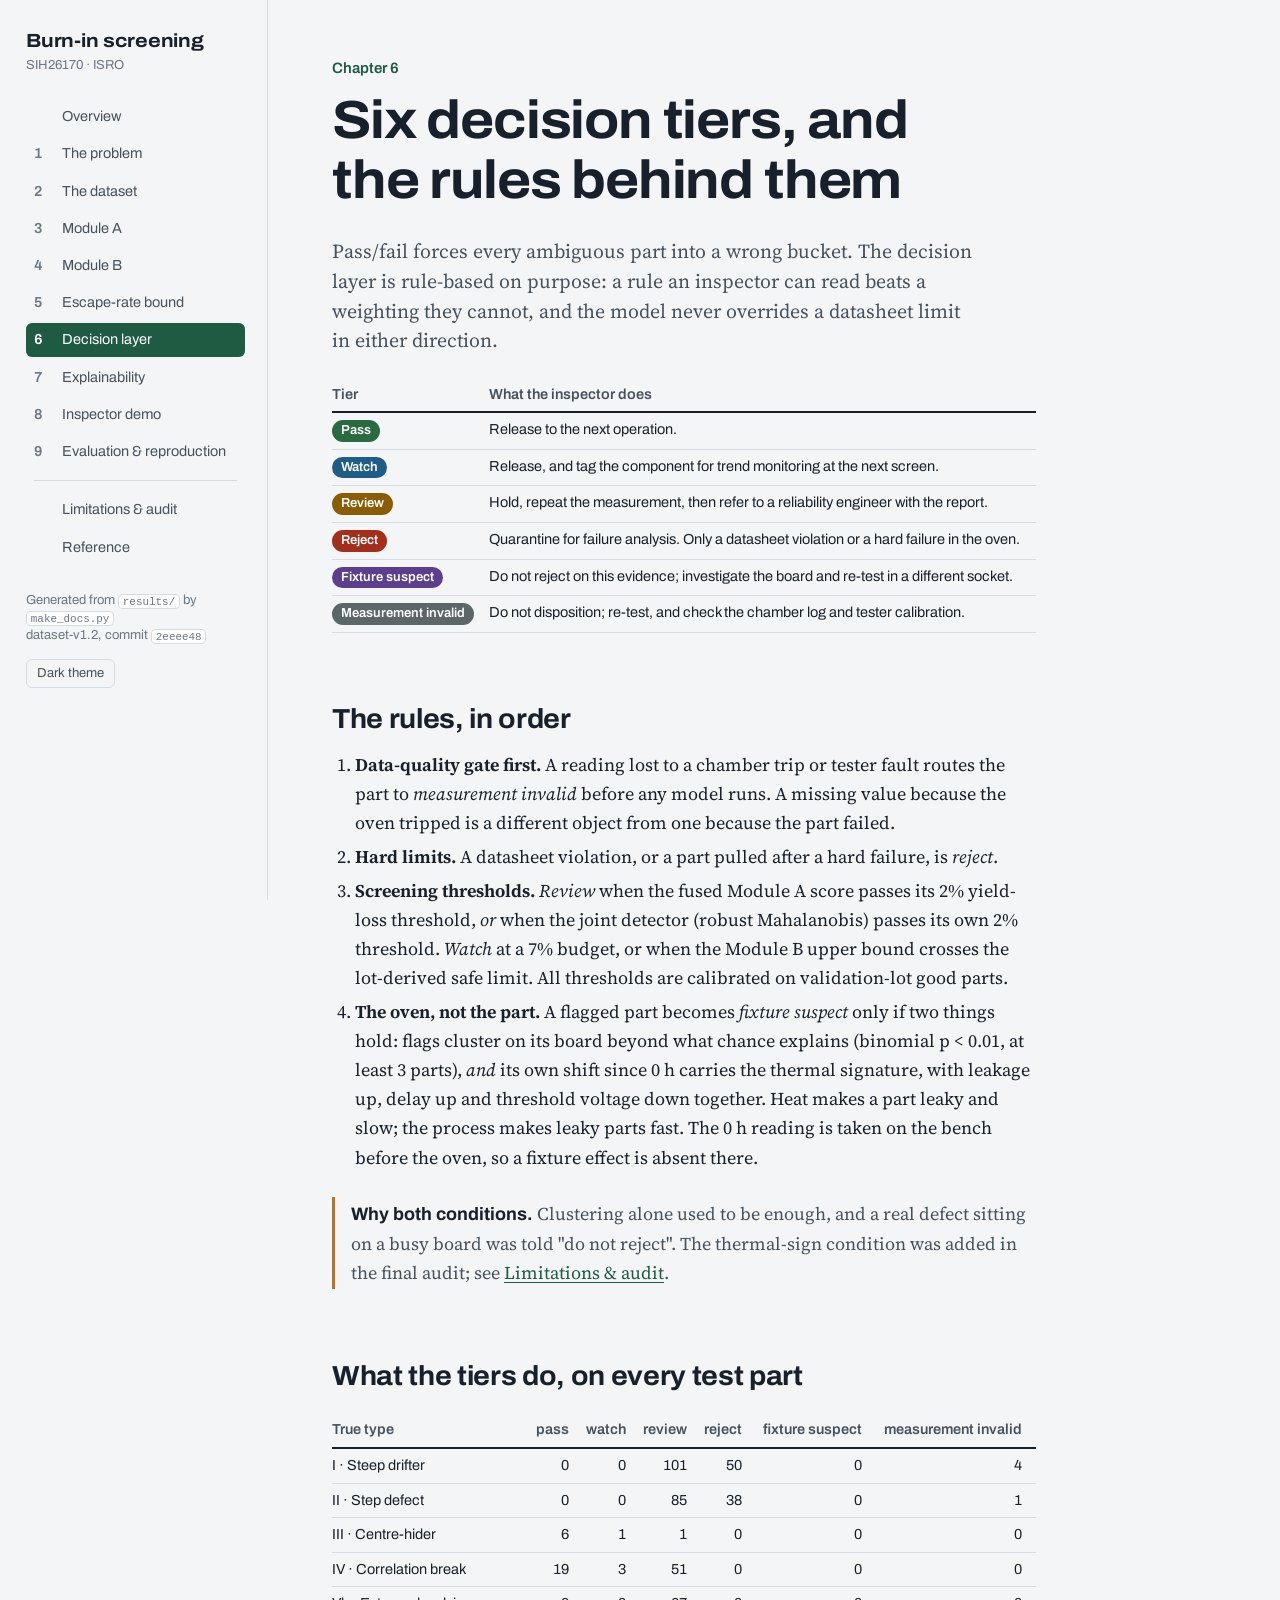
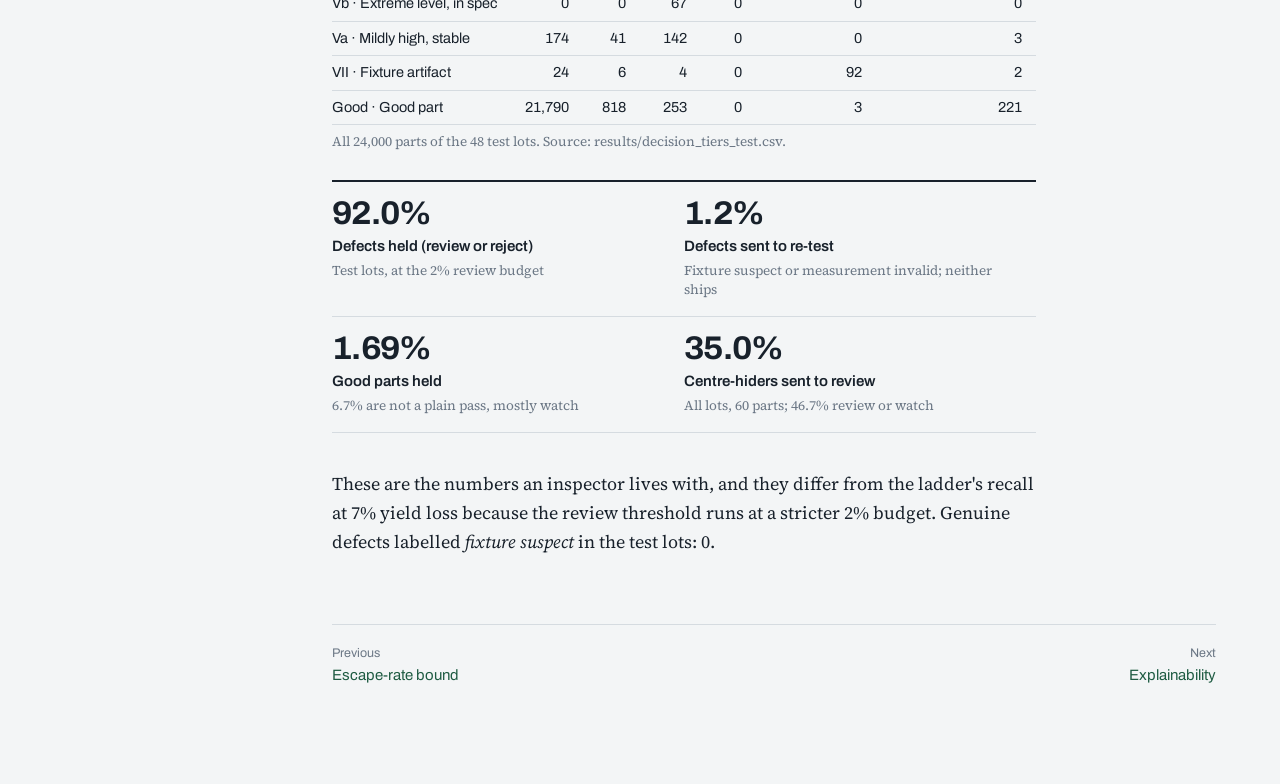
<file: docs/decisions.html>
<!doctype html>
<html lang="en">
<head>
<meta charset="utf-8">
<meta name="viewport" content="width=device-width,initial-scale=1">
<title>Decision layer | Burn-in screening</title>
<meta name="description" content="Six decision tiers, and the rules behind them">
<link rel="icon" href="data:image/svg+xml,%3Csvg xmlns='http://www.w3.org/2000/svg' viewBox='0 0 16 16'%3E%3Crect width='16' height='16' rx='3' fill='%231E5B42'/%3E%3Cg fill='%23DCEBE3'%3E%3Crect x='3' y='3' width='4' height='4'/%3E%3Crect x='9' y='3' width='4' height='4'/%3E%3Crect x='3' y='9' width='4' height='4'/%3E%3C/g%3E%3Crect x='9' y='9' width='4' height='4' fill='%23E0A24E'/%3E%3C/svg%3E">
<link rel="preconnect" href="https://fonts.googleapis.com"><link rel="preconnect" href="https://fonts.gstatic.com" crossorigin><link href="https://fonts.googleapis.com/css2?family=Archivo:wdth,wght@100..125,400..800&family=Source+Serif+4:ital,opsz,wght@0,8..60,400..700;1,8..60,400..600&display=swap" rel="stylesheet">
<link rel="stylesheet" href="assets/site.css">
</head>
<body>
<a class="skip" href="#main">Skip to content</a>
<div class="frame">
<aside class="rail">
  <a class="brand" href="index.html"><b>Burn-in screening</b><span>SIH26170 &middot; ISRO</span></a>
  <button class="menu" id="menu" aria-expanded="false" aria-controls="chapters">Chapters</button>
  <nav id="chapters" aria-label="Chapters"><ol><li><a href="index.html"><span class="n"></span><span>Overview</span></a></li><li><a href="problem.html"><span class="n">1</span><span>The problem</span></a></li><li><a href="dataset.html"><span class="n">2</span><span>The dataset</span></a></li><li><a href="module-a.html"><span class="n">3</span><span>Module A</span></a></li><li><a href="module-b.html"><span class="n">4</span><span>Module B</span></a></li><li><a href="guarantee.html"><span class="n">5</span><span>Escape-rate bound</span></a></li><li><a href="decisions.html" aria-current="page"><span class="n">6</span><span>Decision layer</span></a></li><li><a href="explainability.html"><span class="n">7</span><span>Explainability</span></a></li><li><a href="demo.html"><span class="n">8</span><span>Inspector demo</span></a></li><li><a href="method.html"><span class="n">9</span><span>Evaluation &amp; reproduction</span></a></li><li aria-hidden="true"><div class="sep"></div></li><li><a href="limitations.html"><span class="n"></span><span>Limitations &amp; audit</span></a></li><li><a href="reference.html"><span class="n"></span><span>Reference</span></a></li></ol>
  <div class="foot">Generated from <code>results/</code> by <code>make_docs.py</code><br>
  dataset-v1.2, commit <code>2eeee48</code><br>
  <button class="theme" id="theme" type="button">Dark theme</button></div></nav>
</aside>
<main id="main">

<p class="chapter">Chapter 6</p>
<h1>Six decision tiers, and the rules behind them</h1>
<div class="col">
<p class="lede">Pass/fail forces every ambiguous part into a wrong bucket. The decision layer is
rule-based on purpose: a rule an inspector can read beats a weighting they cannot, and the model
never overrides a datasheet limit in either direction.</p>
<div class="tbl"><table><thead><tr><th>Tier</th><th>What the inspector does</th></tr></thead><tbody><tr><td><span class="chip" style="background:var(--t-pass)">Pass</span></td><td>Release to the next operation.</td></tr><tr><td><span class="chip" style="background:var(--t-watch)">Watch</span></td><td>Release, and tag the component for trend monitoring at the next screen.</td></tr><tr><td><span class="chip" style="background:var(--t-review)">Review</span></td><td>Hold, repeat the measurement, then refer to a reliability engineer with the report.</td></tr><tr><td><span class="chip" style="background:var(--t-reject)">Reject</span></td><td>Quarantine for failure analysis. Only a datasheet violation or a hard failure in the oven.</td></tr><tr><td><span class="chip" style="background:var(--t-fixture)">Fixture suspect</span></td><td>Do not reject on this evidence; investigate the board and re-test in a different socket.</td></tr><tr><td><span class="chip" style="background:var(--t-invalid)">Measurement invalid</span></td><td>Do not disposition; re-test, and check the chamber log and tester calibration.</td></tr></tbody></table></div>

<h2>The rules, in order</h2>
<ol>
<li><strong>Data-quality gate first.</strong> A reading lost to a chamber trip or tester fault
routes the part to <em>measurement invalid</em> before any model runs. A missing value because
the oven tripped is a different object from one because the part failed.</li>
<li><strong>Hard limits.</strong> A datasheet violation, or a part pulled after a hard failure,
is <em>reject</em>.</li>
<li><strong>Screening thresholds.</strong> <em>Review</em> when the fused Module A score passes its
2% yield-loss threshold, <em>or</em> when the joint detector (robust Mahalanobis) passes its own 2%
threshold. <em>Watch</em> at a 7% budget, or when the Module B upper bound crosses the lot-derived
safe limit. All thresholds are calibrated on validation-lot good parts.</li>
<li><strong>The oven, not the part.</strong> A flagged part becomes <em>fixture suspect</em> only
if two things hold: flags cluster on its board beyond what chance explains (binomial p &lt; 0.01,
at least 3 parts), <em>and</em> its own shift since 0 h carries the thermal signature, with
leakage up, delay up and threshold voltage down together. Heat makes a part leaky and slow; the
process makes leaky parts fast. The 0 h reading is taken on the bench before the oven, so a
fixture effect is absent there.</li>
</ol>
<div class="note heat"><b>Why both conditions.</b> Clustering alone used to be enough, and a real defect sitting on a busy board was told "do not reject". The thermal-sign condition was added in the final audit; see <a href="limitations.html">Limitations &amp; audit</a>.</div>

<h2>What the tiers do, on every test part</h2>
<div class="tbl"><table><caption>All 24,000 parts of the 48 test lots. Source: results/decision_tiers_test.csv.</caption><thead><tr><th>True type</th><th class="num">pass</th><th class="num">watch</th><th class="num">review</th><th class="num">reject</th><th class="num">fixture suspect</th><th class="num">measurement invalid</th></tr></thead><tbody><tr><td>I &#183; Steep drifter</td><td class="num">0</td><td class="num">0</td><td class="num">101</td><td class="num">50</td><td class="num">0</td><td class="num">4</td></tr><tr><td>II &#183; Step defect</td><td class="num">0</td><td class="num">0</td><td class="num">85</td><td class="num">38</td><td class="num">0</td><td class="num">1</td></tr><tr><td>III &#183; Centre-hider</td><td class="num">6</td><td class="num">1</td><td class="num">1</td><td class="num">0</td><td class="num">0</td><td class="num">0</td></tr><tr><td>IV &#183; Correlation break</td><td class="num">19</td><td class="num">3</td><td class="num">51</td><td class="num">0</td><td class="num">0</td><td class="num">0</td></tr><tr><td>Vb &#183; Extreme level, in spec</td><td class="num">0</td><td class="num">0</td><td class="num">67</td><td class="num">0</td><td class="num">0</td><td class="num">0</td></tr><tr><td>Va &#183; Mildly high, stable</td><td class="num">174</td><td class="num">41</td><td class="num">142</td><td class="num">0</td><td class="num">0</td><td class="num">3</td></tr><tr><td>VII &#183; Fixture artifact</td><td class="num">24</td><td class="num">6</td><td class="num">4</td><td class="num">0</td><td class="num">92</td><td class="num">2</td></tr><tr><td>Good &#183; Good part</td><td class="num">21,790</td><td class="num">818</td><td class="num">253</td><td class="num">0</td><td class="num">3</td><td class="num">221</td></tr></tbody></table></div>
<div class="facts"><div class="fact "><div class="v">92.0%</div><div class="l">Defects held (review or reject)</div><div class="c">Test lots, at the 2% review budget</div></div><div class="fact "><div class="v">1.2%</div><div class="l">Defects sent to re-test</div><div class="c">Fixture suspect or measurement invalid; neither ships</div></div><div class="fact "><div class="v">1.69%</div><div class="l">Good parts held</div><div class="c">6.7% are not a plain pass, mostly watch</div></div><div class="fact "><div class="v">35.0%</div><div class="l">Centre-hiders sent to review</div><div class="c">All lots, 60 parts; 46.7% review or watch</div></div></div>
<p>These are the numbers an inspector lives with, and they differ from the ladder's recall at 7%
yield loss because the review threshold runs at a stricter 2% budget. Genuine defects labelled
<em>fixture suspect</em> in the test lots: 0.</p>
</div>

<nav class="pager" aria-label="Chapter"><a href="guarantee.html"><small>Previous</small>Escape-rate bound</a><a class="next" href="explainability.html"><small>Next</small>Explainability</a></nav>
</main>
</div>
<script>
(function(){
  var r=document.documentElement,b=document.getElementById('theme');
  try{var s=localStorage.getItem('theme'); if(s) r.setAttribute('data-theme',s);}catch(e){}
  function label(){var d=r.getAttribute('data-theme')||(matchMedia('(prefers-color-scheme: dark)').matches?'dark':'light');
    if(b) b.textContent=d==='dark'?'Light theme':'Dark theme';}
  if(b){b.onclick=function(){var d=r.getAttribute('data-theme')||(matchMedia('(prefers-color-scheme: dark)').matches?'dark':'light');
    d=d==='dark'?'light':'dark'; r.setAttribute('data-theme',d); try{localStorage.setItem('theme',d)}catch(e){} label();};}
  label();
  var m=document.getElementById('menu'),rail=document.querySelector('.rail');
  if(m) m.onclick=function(){var o=rail.classList.toggle('open'); m.setAttribute('aria-expanded',o);};
})();
</script>
</body>
</html>
</file>
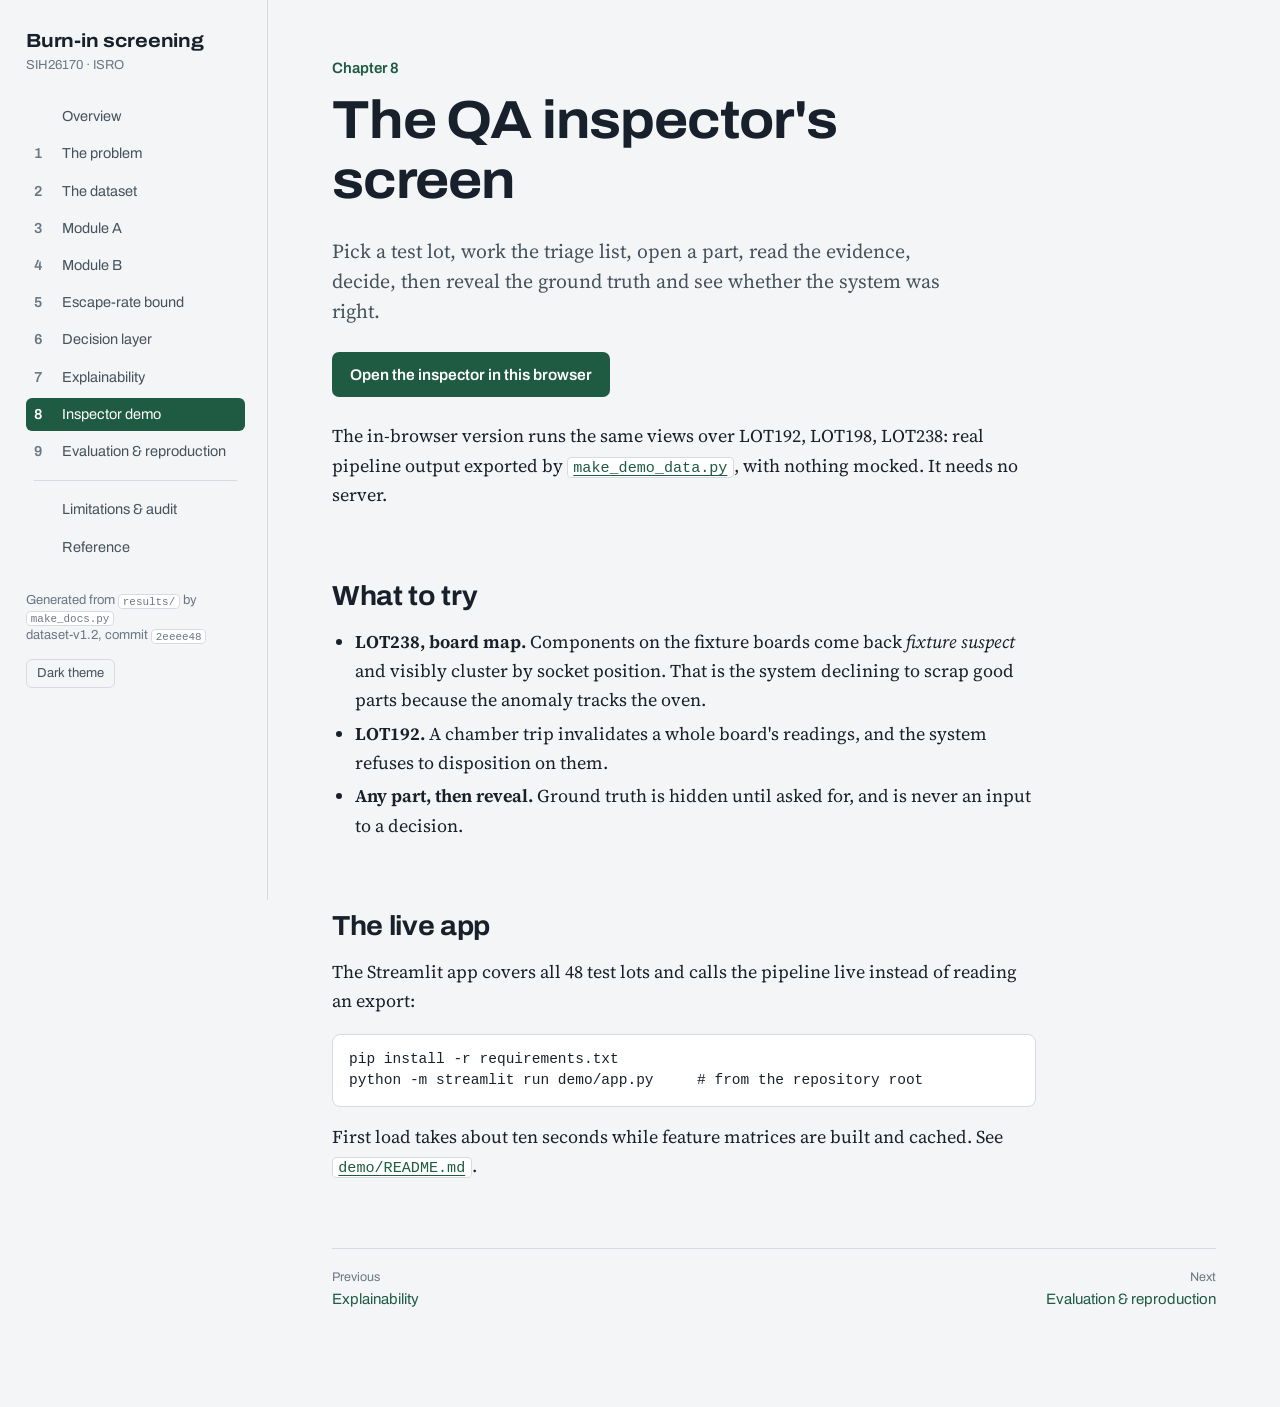
<file: docs/demo.html>
<!doctype html>
<html lang="en">
<head>
<meta charset="utf-8">
<meta name="viewport" content="width=device-width,initial-scale=1">
<title>Inspector demo | Burn-in screening</title>
<meta name="description" content="The QA inspector&#x27;s screen">
<link rel="icon" href="data:image/svg+xml,%3Csvg xmlns='http://www.w3.org/2000/svg' viewBox='0 0 16 16'%3E%3Crect width='16' height='16' rx='3' fill='%231E5B42'/%3E%3Cg fill='%23DCEBE3'%3E%3Crect x='3' y='3' width='4' height='4'/%3E%3Crect x='9' y='3' width='4' height='4'/%3E%3Crect x='3' y='9' width='4' height='4'/%3E%3C/g%3E%3Crect x='9' y='9' width='4' height='4' fill='%23E0A24E'/%3E%3C/svg%3E">
<link rel="preconnect" href="https://fonts.googleapis.com"><link rel="preconnect" href="https://fonts.gstatic.com" crossorigin><link href="https://fonts.googleapis.com/css2?family=Archivo:wdth,wght@100..125,400..800&family=Source+Serif+4:ital,opsz,wght@0,8..60,400..700;1,8..60,400..600&display=swap" rel="stylesheet">
<link rel="stylesheet" href="assets/site.css">
</head>
<body>
<a class="skip" href="#main">Skip to content</a>
<div class="frame">
<aside class="rail">
  <a class="brand" href="index.html"><b>Burn-in screening</b><span>SIH26170 &middot; ISRO</span></a>
  <button class="menu" id="menu" aria-expanded="false" aria-controls="chapters">Chapters</button>
  <nav id="chapters" aria-label="Chapters"><ol><li><a href="index.html"><span class="n"></span><span>Overview</span></a></li><li><a href="problem.html"><span class="n">1</span><span>The problem</span></a></li><li><a href="dataset.html"><span class="n">2</span><span>The dataset</span></a></li><li><a href="module-a.html"><span class="n">3</span><span>Module A</span></a></li><li><a href="module-b.html"><span class="n">4</span><span>Module B</span></a></li><li><a href="guarantee.html"><span class="n">5</span><span>Escape-rate bound</span></a></li><li><a href="decisions.html"><span class="n">6</span><span>Decision layer</span></a></li><li><a href="explainability.html"><span class="n">7</span><span>Explainability</span></a></li><li><a href="demo.html" aria-current="page"><span class="n">8</span><span>Inspector demo</span></a></li><li><a href="method.html"><span class="n">9</span><span>Evaluation &amp; reproduction</span></a></li><li aria-hidden="true"><div class="sep"></div></li><li><a href="limitations.html"><span class="n"></span><span>Limitations &amp; audit</span></a></li><li><a href="reference.html"><span class="n"></span><span>Reference</span></a></li></ol>
  <div class="foot">Generated from <code>results/</code> by <code>make_docs.py</code><br>
  dataset-v1.2, commit <code>2eeee48</code><br>
  <button class="theme" id="theme" type="button">Dark theme</button></div></nav>
</aside>
<main id="main">

<p class="chapter">Chapter 8</p>
<h1>The QA inspector's screen</h1>
<div class="col">
<p class="lede">Pick a test lot, work the triage list, open a part, read the evidence, decide,
then reveal the ground truth and see whether the system was right.</p>
<p><a class="btn" href="demo/inspector.html">Open the inspector in this browser</a></p>
<p>The in-browser version runs the same views over LOT192, LOT198, LOT238: real pipeline output exported by
<a href="https://github.com/Mihir1107/Aabhas/blob/main/make_demo_data.py"><code>make_demo_data.py</code></a>, with nothing mocked. It needs no server.</p>

<h2>What to try</h2>
<ul>
<li><strong>LOT238, board map.</strong> Components on the fixture boards come back
<em>fixture suspect</em> and visibly cluster by socket position. That is the system declining to
scrap good parts because the anomaly tracks the oven.</li>
<li><strong>LOT192.</strong> A chamber trip invalidates a whole board's readings, and the system
refuses to disposition on them.</li>
<li><strong>Any part, then reveal.</strong> Ground truth is hidden until asked for, and is never an
input to a decision.</li>
</ul>

<h2>The live app</h2>
<p>The Streamlit app covers all 48 test lots and calls the pipeline
live instead of reading an export:</p>
<pre><code>pip install -r requirements.txt
python -m streamlit run demo/app.py     # from the repository root</code></pre>
<p>First load takes about ten seconds while feature matrices are built and cached. See
<a href="https://github.com/Mihir1107/Aabhas/blob/main/demo/README.md"><code>demo/README.md</code></a>.</p>
</div>

<nav class="pager" aria-label="Chapter"><a href="explainability.html"><small>Previous</small>Explainability</a><a class="next" href="method.html"><small>Next</small>Evaluation &amp; reproduction</a></nav>
</main>
</div>
<script>
(function(){
  var r=document.documentElement,b=document.getElementById('theme');
  try{var s=localStorage.getItem('theme'); if(s) r.setAttribute('data-theme',s);}catch(e){}
  function label(){var d=r.getAttribute('data-theme')||(matchMedia('(prefers-color-scheme: dark)').matches?'dark':'light');
    if(b) b.textContent=d==='dark'?'Light theme':'Dark theme';}
  if(b){b.onclick=function(){var d=r.getAttribute('data-theme')||(matchMedia('(prefers-color-scheme: dark)').matches?'dark':'light');
    d=d==='dark'?'light':'dark'; r.setAttribute('data-theme',d); try{localStorage.setItem('theme',d)}catch(e){} label();};}
  label();
  var m=document.getElementById('menu'),rail=document.querySelector('.rail');
  if(m) m.onclick=function(){var o=rail.classList.toggle('open'); m.setAttribute('aria-expanded',o);};
})();
</script>
</body>
</html>
</file>
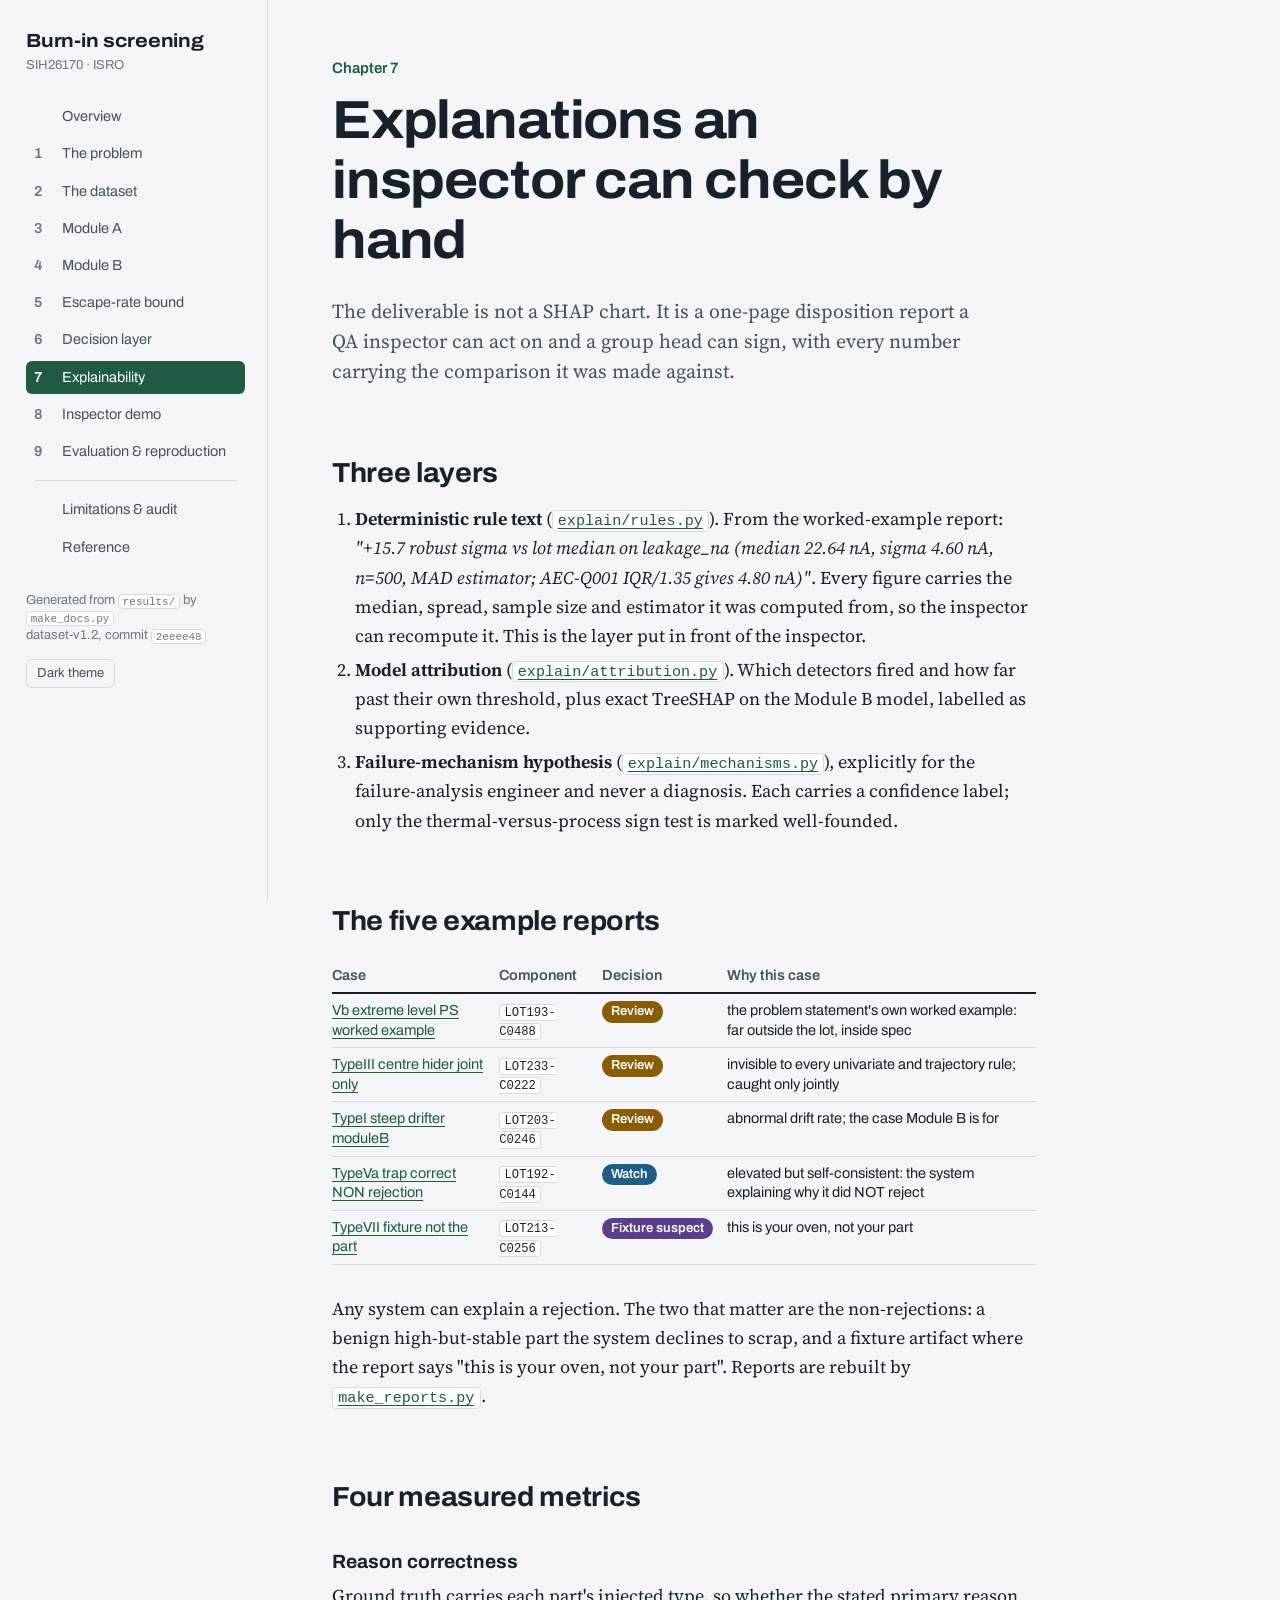
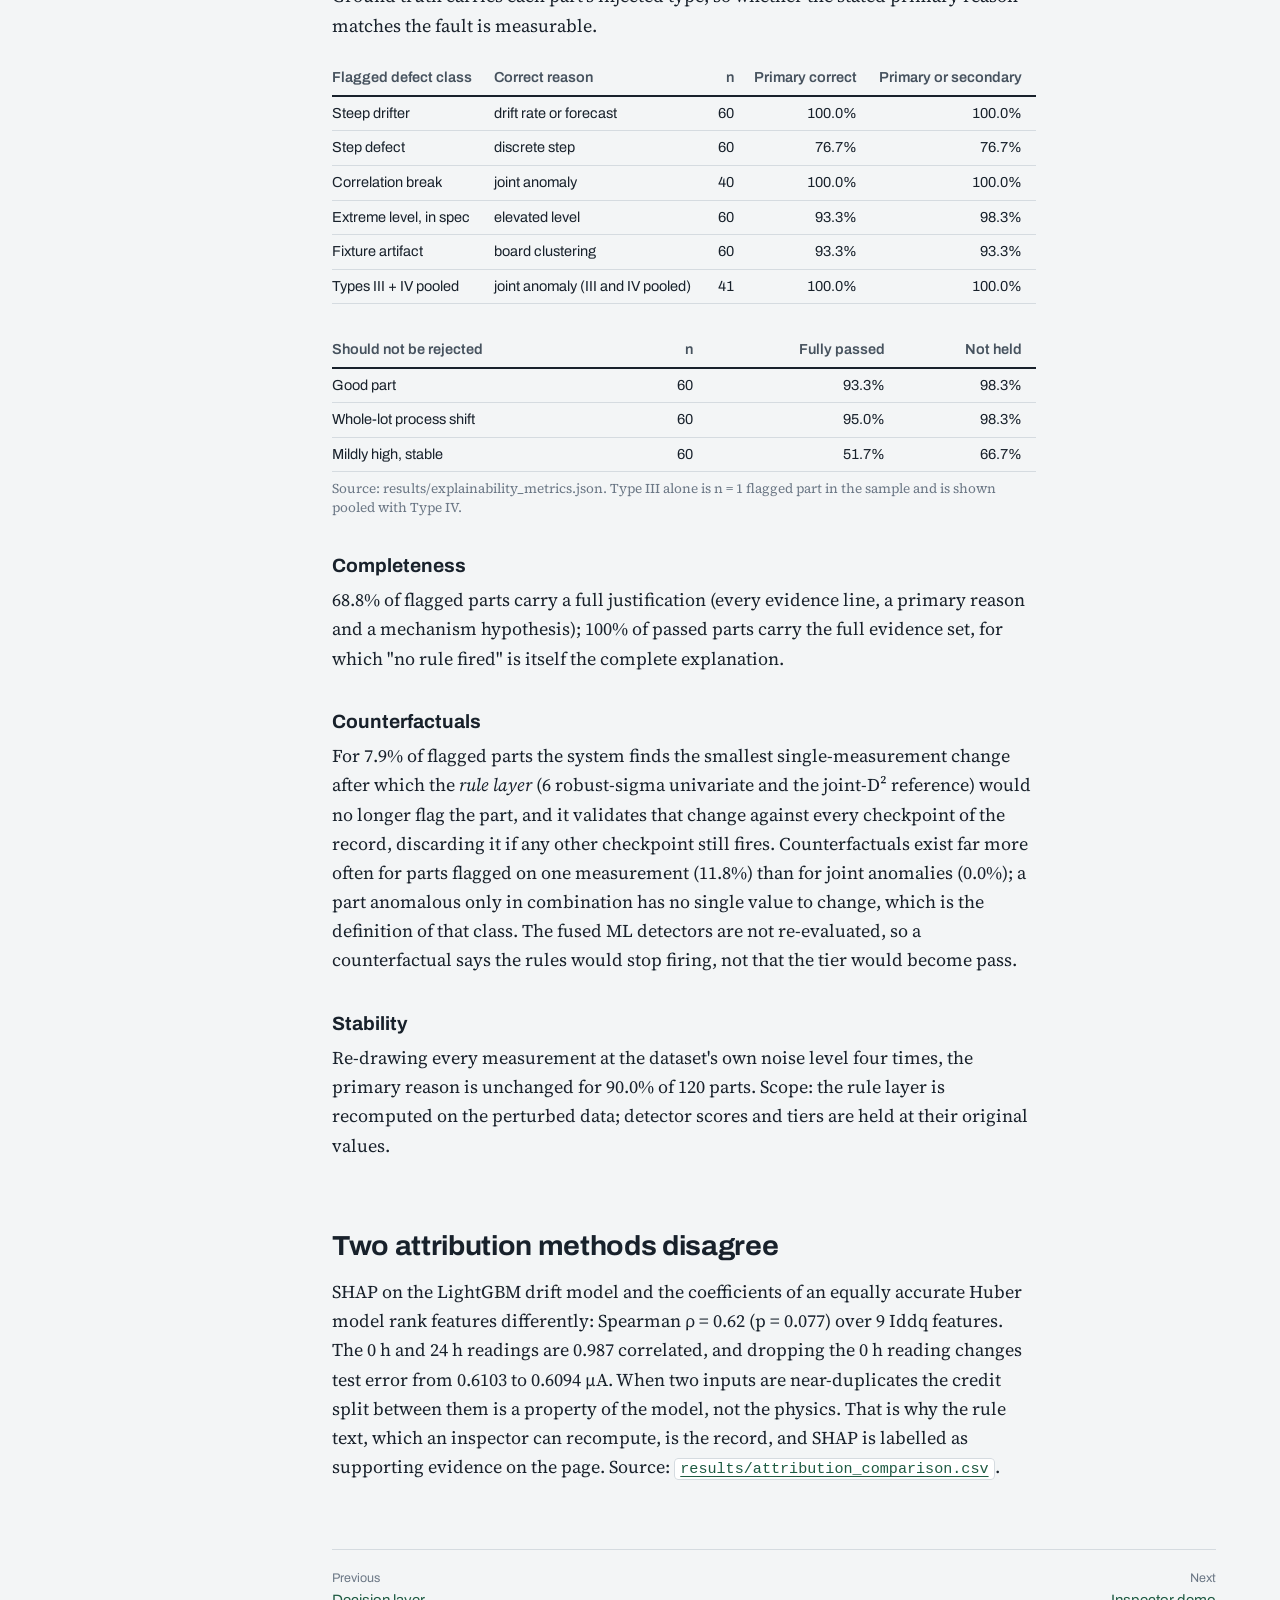
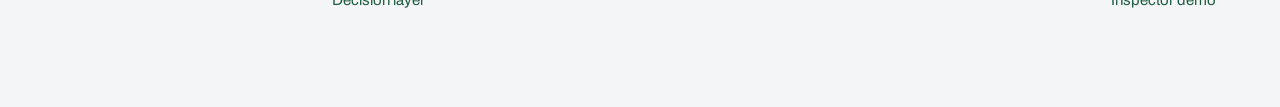
<file: docs/explainability.html>
<!doctype html>
<html lang="en">
<head>
<meta charset="utf-8">
<meta name="viewport" content="width=device-width,initial-scale=1">
<title>Explainability | Burn-in screening</title>
<meta name="description" content="Explanations an inspector can check by hand">
<link rel="icon" href="data:image/svg+xml,%3Csvg xmlns='http://www.w3.org/2000/svg' viewBox='0 0 16 16'%3E%3Crect width='16' height='16' rx='3' fill='%231E5B42'/%3E%3Cg fill='%23DCEBE3'%3E%3Crect x='3' y='3' width='4' height='4'/%3E%3Crect x='9' y='3' width='4' height='4'/%3E%3Crect x='3' y='9' width='4' height='4'/%3E%3C/g%3E%3Crect x='9' y='9' width='4' height='4' fill='%23E0A24E'/%3E%3C/svg%3E">
<link rel="preconnect" href="https://fonts.googleapis.com"><link rel="preconnect" href="https://fonts.gstatic.com" crossorigin><link href="https://fonts.googleapis.com/css2?family=Archivo:wdth,wght@100..125,400..800&family=Source+Serif+4:ital,opsz,wght@0,8..60,400..700;1,8..60,400..600&display=swap" rel="stylesheet">
<link rel="stylesheet" href="assets/site.css">
</head>
<body>
<a class="skip" href="#main">Skip to content</a>
<div class="frame">
<aside class="rail">
  <a class="brand" href="index.html"><b>Burn-in screening</b><span>SIH26170 &middot; ISRO</span></a>
  <button class="menu" id="menu" aria-expanded="false" aria-controls="chapters">Chapters</button>
  <nav id="chapters" aria-label="Chapters"><ol><li><a href="index.html"><span class="n"></span><span>Overview</span></a></li><li><a href="problem.html"><span class="n">1</span><span>The problem</span></a></li><li><a href="dataset.html"><span class="n">2</span><span>The dataset</span></a></li><li><a href="module-a.html"><span class="n">3</span><span>Module A</span></a></li><li><a href="module-b.html"><span class="n">4</span><span>Module B</span></a></li><li><a href="guarantee.html"><span class="n">5</span><span>Escape-rate bound</span></a></li><li><a href="decisions.html"><span class="n">6</span><span>Decision layer</span></a></li><li><a href="explainability.html" aria-current="page"><span class="n">7</span><span>Explainability</span></a></li><li><a href="demo.html"><span class="n">8</span><span>Inspector demo</span></a></li><li><a href="method.html"><span class="n">9</span><span>Evaluation &amp; reproduction</span></a></li><li aria-hidden="true"><div class="sep"></div></li><li><a href="limitations.html"><span class="n"></span><span>Limitations &amp; audit</span></a></li><li><a href="reference.html"><span class="n"></span><span>Reference</span></a></li></ol>
  <div class="foot">Generated from <code>results/</code> by <code>make_docs.py</code><br>
  dataset-v1.2, commit <code>2eeee48</code><br>
  <button class="theme" id="theme" type="button">Dark theme</button></div></nav>
</aside>
<main id="main">

<p class="chapter">Chapter 7</p>
<h1>Explanations an inspector can check by hand</h1>
<div class="col">
<p class="lede">The deliverable is not a SHAP chart. It is a one-page disposition report a QA
inspector can act on and a group head can sign, with every number carrying the comparison it was
made against.</p>

<h2>Three layers</h2>
<ol>
<li><strong>Deterministic rule text</strong> (<a href="https://github.com/Mihir1107/Aabhas/blob/main/explain/rules.py"><code>explain/rules.py</code></a>). From the worked-example
report: <em>"+15.7 robust sigma vs lot median on leakage_na (median 22.64 nA, sigma 4.60 nA, n=500, MAD estimator; AEC-Q001 IQR/1.35 gives 4.80 nA)"</em>. Every figure carries the median, spread, sample size
and estimator it was computed from, so the inspector can recompute it. This is the layer put in front
of the inspector.</li>
<li><strong>Model attribution</strong> (<a href="https://github.com/Mihir1107/Aabhas/blob/main/explain/attribution.py"><code>explain/attribution.py</code></a>). Which detectors fired and
how far past their own threshold, plus exact TreeSHAP on the Module B model, labelled as supporting
evidence.</li>
<li><strong>Failure-mechanism hypothesis</strong> (<a href="https://github.com/Mihir1107/Aabhas/blob/main/explain/mechanisms.py"><code>explain/mechanisms.py</code></a>), explicitly for
the failure-analysis engineer and never a diagnosis. Each carries a confidence label; only the
thermal-versus-process sign test is marked well-founded.</li>
</ol>

<h2>The five example reports</h2>
<div class="tbl"><table><thead><tr><th>Case</th><th>Component</th><th>Decision</th><th>Why this case</th></tr></thead><tbody><tr><td><a href="assets/reports/01_Vb_extreme_level_PS_worked_example.pdf">Vb extreme level PS worked example</a></td><td><code>LOT193-C0488</code></td><td><span class="chip" style="background:var(--t-review)">Review</span></td><td>the problem statement&#x27;s own worked example: far outside the lot, inside spec</td></tr><tr><td><a href="assets/reports/02_TypeIII_centre_hider_joint_only.pdf">TypeIII centre hider joint only</a></td><td><code>LOT233-C0222</code></td><td><span class="chip" style="background:var(--t-review)">Review</span></td><td>invisible to every univariate and trajectory rule; caught only jointly</td></tr><tr><td><a href="assets/reports/03_TypeI_steep_drifter_moduleB.pdf">TypeI steep drifter moduleB</a></td><td><code>LOT203-C0246</code></td><td><span class="chip" style="background:var(--t-review)">Review</span></td><td>abnormal drift rate; the case Module B is for</td></tr><tr><td><a href="assets/reports/04_TypeVa_trap_correct_NON_rejection.pdf">TypeVa trap correct NON rejection</a></td><td><code>LOT192-C0144</code></td><td><span class="chip" style="background:var(--t-watch)">Watch</span></td><td>elevated but self-consistent: the system explaining why it did NOT reject</td></tr><tr><td><a href="assets/reports/05_TypeVII_fixture_not_the_part.pdf">TypeVII fixture not the part</a></td><td><code>LOT213-C0256</code></td><td><span class="chip" style="background:var(--t-fixture)">Fixture suspect</span></td><td>this is your oven, not your part</td></tr></tbody></table></div>
<p>Any system can explain a rejection. The two that matter are the non-rejections: a benign
high-but-stable part the system declines to scrap, and a fixture artifact where the report says
"this is your oven, not your part". Reports are rebuilt by <a href="https://github.com/Mihir1107/Aabhas/blob/main/make_reports.py"><code>make_reports.py</code></a>.</p>

<h2>Four measured metrics</h2>
<h3>Reason correctness</h3>
<p>Ground truth carries each part's injected type, so whether the stated primary reason matches the
fault is measurable.</p>
<div class="tbl"><table><thead><tr><th>Flagged defect class</th><th>Correct reason</th><th class="num">n</th><th class="num">Primary correct</th><th class="num">Primary or secondary</th></tr></thead><tbody><tr><td>Steep drifter</td><td>drift rate or forecast</td><td class="num">60</td><td class="num">100.0%</td><td class="num">100.0%</td></tr><tr><td>Step defect</td><td>discrete step</td><td class="num">60</td><td class="num">76.7%</td><td class="num">76.7%</td></tr><tr><td>Correlation break</td><td>joint anomaly</td><td class="num">40</td><td class="num">100.0%</td><td class="num">100.0%</td></tr><tr><td>Extreme level, in spec</td><td>elevated level</td><td class="num">60</td><td class="num">93.3%</td><td class="num">98.3%</td></tr><tr><td>Fixture artifact</td><td>board clustering</td><td class="num">60</td><td class="num">93.3%</td><td class="num">93.3%</td></tr><tr><td>Types III + IV pooled</td><td>joint anomaly (III and IV pooled)</td><td class="num">41</td><td class="num">100.0%</td><td class="num">100.0%</td></tr></tbody></table></div>
<div class="tbl"><table><caption>Source: results/explainability_metrics.json. Type III alone is n = 1 flagged part in the sample and is shown pooled with Type IV.</caption><thead><tr><th>Should not be rejected</th><th class="num">n</th><th class="num">Fully passed</th><th class="num">Not held</th></tr></thead><tbody><tr><td>Good part</td><td class="num">60</td><td class="num">93.3%</td><td class="num">98.3%</td></tr><tr><td>Whole-lot process shift</td><td class="num">60</td><td class="num">95.0%</td><td class="num">98.3%</td></tr><tr><td>Mildly high, stable</td><td class="num">60</td><td class="num">51.7%</td><td class="num">66.7%</td></tr></tbody></table></div>
<h3>Completeness</h3>
<p>68.8% of flagged parts carry a full justification (every evidence line,
a primary reason and a mechanism hypothesis); 100% of passed parts carry the
full evidence set, for which "no rule fired" is itself the complete explanation.</p>
<h3>Counterfactuals</h3>
<p>For 7.9% of flagged parts the system finds the smallest single-measurement change
after which the <em>rule layer</em> (6 robust-sigma univariate and the joint-D&#178; reference) would no
longer flag the part, and it validates that change against every checkpoint of the record, discarding
it if any other checkpoint still fires. Counterfactuals exist far more often for parts flagged on one
measurement (11.8%) than for joint anomalies
(0.0%); a part anomalous only in combination has no single value to
change, which is the definition of that class. The fused ML detectors are not re-evaluated, so a
counterfactual says the rules would stop firing, not that the tier would become pass.</p>
<h3>Stability</h3>
<p>Re-drawing every measurement at the dataset's own noise level four times, the primary reason is
unchanged for 90.0% of 120 parts. Scope: the rule layer is recomputed on
the perturbed data; detector scores and tiers are held at their original values.</p>

<h2>Two attribution methods disagree</h2>
<p>SHAP on the LightGBM drift model and the coefficients of an equally accurate Huber model rank
features differently: Spearman &#961; = 0.62 (p = 0.077)
over 9 Iddq features. The 0 h and 24 h readings are 0.987
correlated, and dropping the 0 h reading changes test error from 0.6103 to
0.6094 &#181;A. When two inputs are near-duplicates the credit split between them
is a property of the model, not the physics. That is why the rule text, which an inspector can
recompute, is the record, and SHAP is labelled as supporting evidence on the page.
Source: <a href="https://github.com/Mihir1107/Aabhas/blob/main/results/attribution_comparison.csv"><code>results/attribution_comparison.csv</code></a>.</p>
</div>

<nav class="pager" aria-label="Chapter"><a href="decisions.html"><small>Previous</small>Decision layer</a><a class="next" href="demo.html"><small>Next</small>Inspector demo</a></nav>
</main>
</div>
<script>
(function(){
  var r=document.documentElement,b=document.getElementById('theme');
  try{var s=localStorage.getItem('theme'); if(s) r.setAttribute('data-theme',s);}catch(e){}
  function label(){var d=r.getAttribute('data-theme')||(matchMedia('(prefers-color-scheme: dark)').matches?'dark':'light');
    if(b) b.textContent=d==='dark'?'Light theme':'Dark theme';}
  if(b){b.onclick=function(){var d=r.getAttribute('data-theme')||(matchMedia('(prefers-color-scheme: dark)').matches?'dark':'light');
    d=d==='dark'?'light':'dark'; r.setAttribute('data-theme',d); try{localStorage.setItem('theme',d)}catch(e){} label();};}
  label();
  var m=document.getElementById('menu'),rail=document.querySelector('.rail');
  if(m) m.onclick=function(){var o=rail.classList.toggle('open'); m.setAttribute('aria-expanded',o);};
})();
</script>
</body>
</html>
</file>
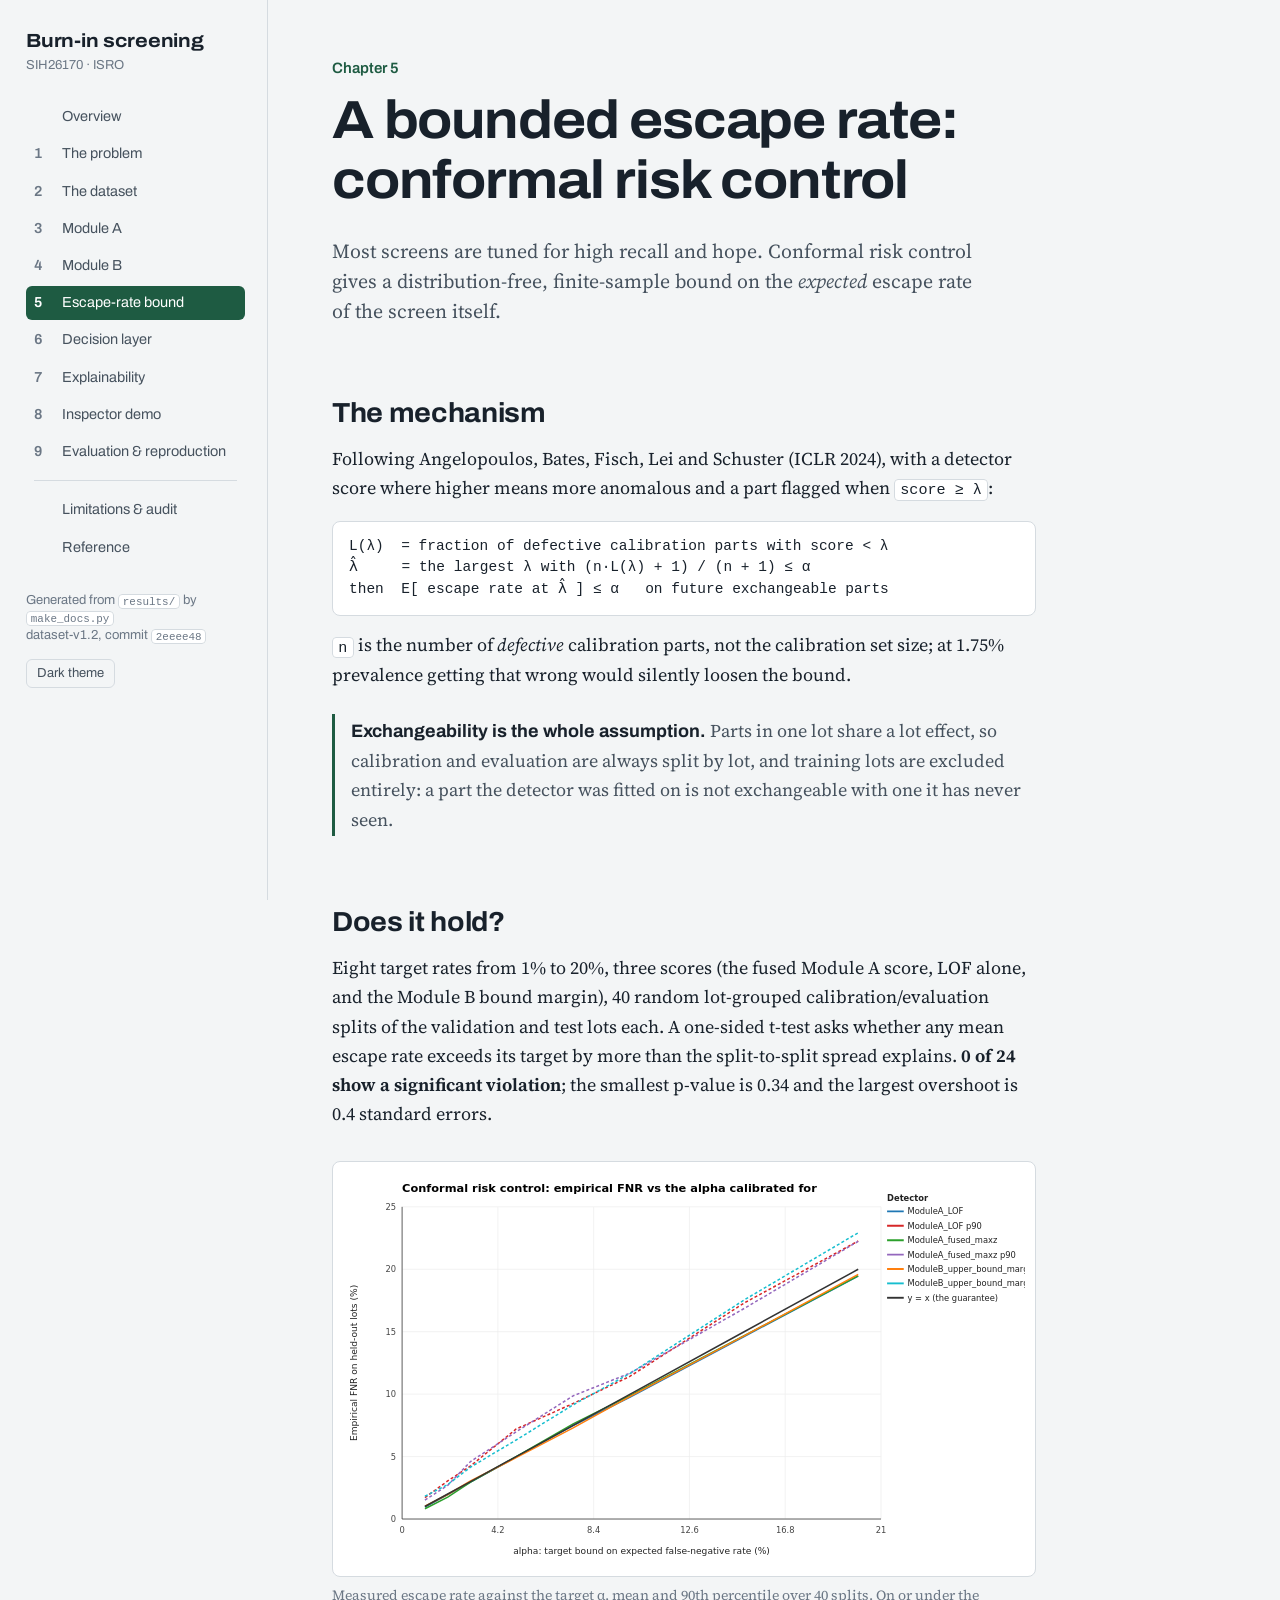
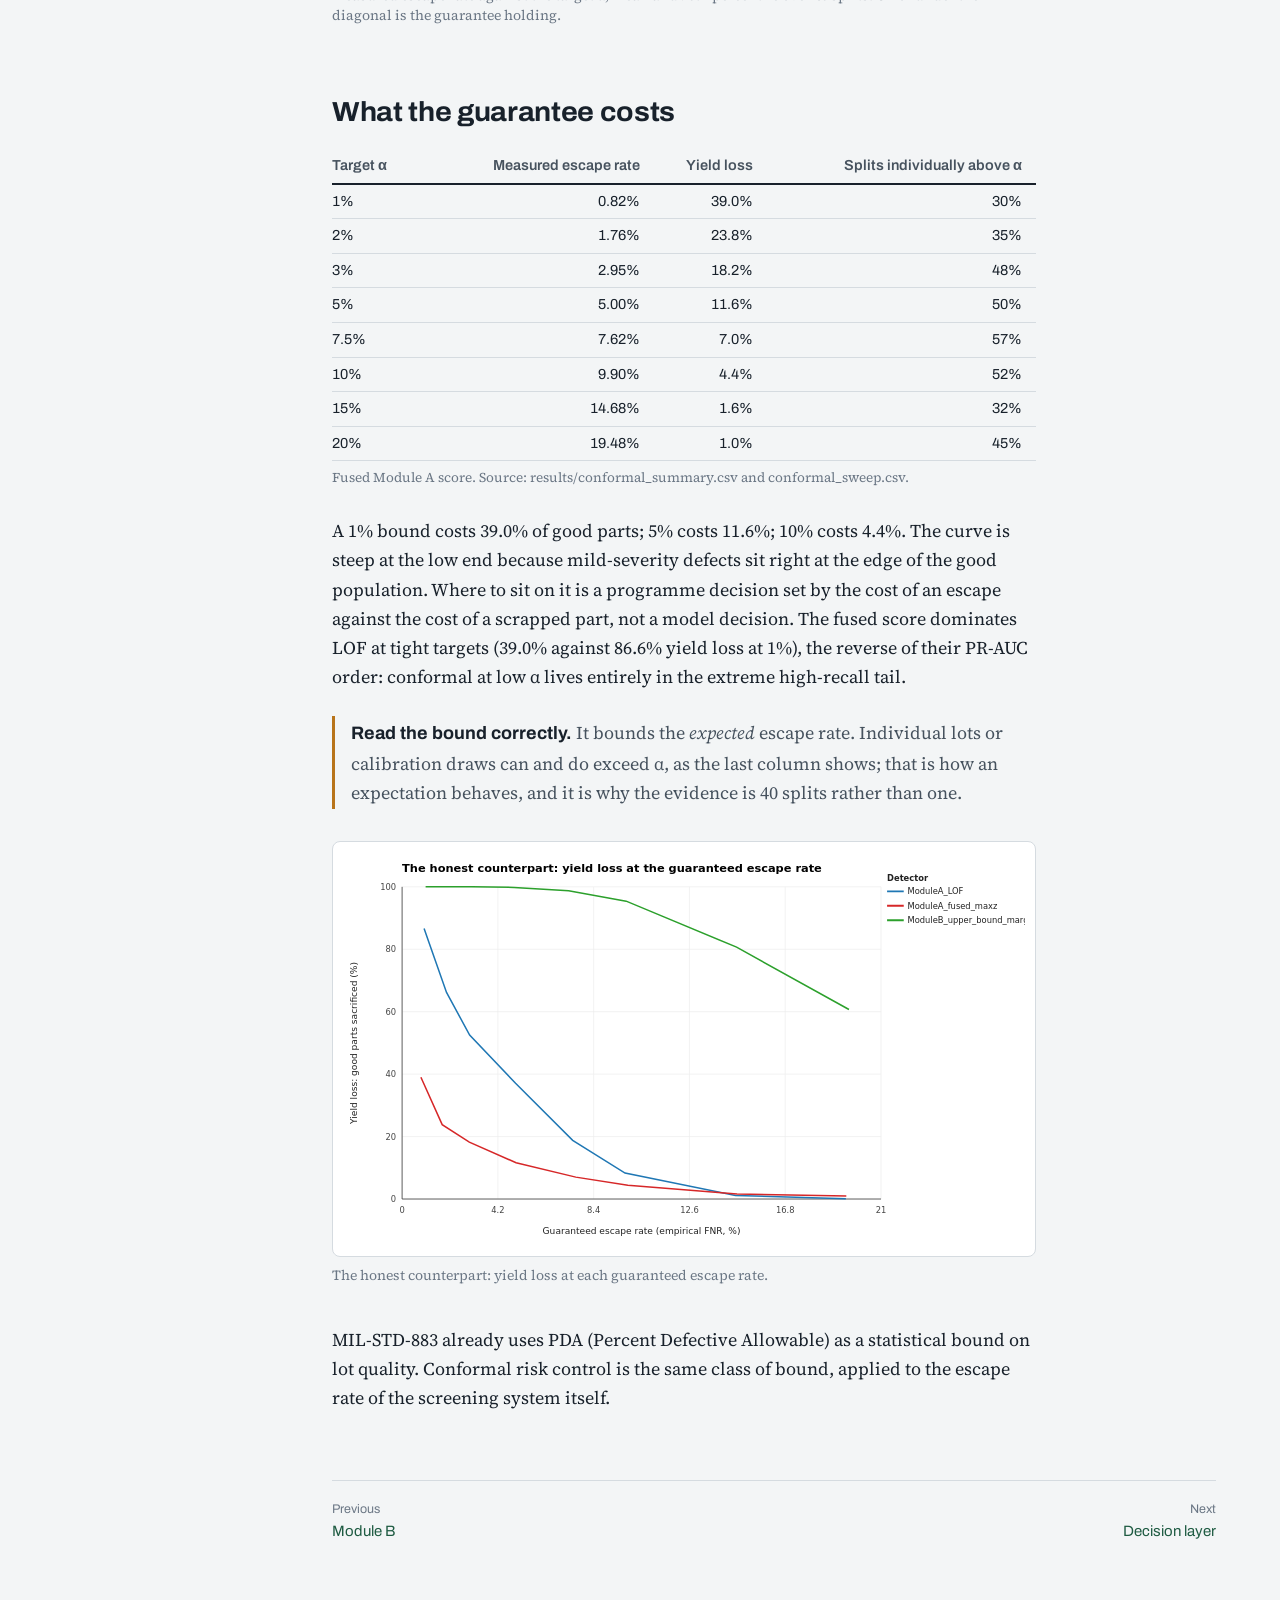
<file: docs/guarantee.html>
<!doctype html>
<html lang="en">
<head>
<meta charset="utf-8">
<meta name="viewport" content="width=device-width,initial-scale=1">
<title>Escape-rate bound | Burn-in screening</title>
<meta name="description" content="A bounded escape rate: conformal risk control">
<link rel="icon" href="data:image/svg+xml,%3Csvg xmlns='http://www.w3.org/2000/svg' viewBox='0 0 16 16'%3E%3Crect width='16' height='16' rx='3' fill='%231E5B42'/%3E%3Cg fill='%23DCEBE3'%3E%3Crect x='3' y='3' width='4' height='4'/%3E%3Crect x='9' y='3' width='4' height='4'/%3E%3Crect x='3' y='9' width='4' height='4'/%3E%3C/g%3E%3Crect x='9' y='9' width='4' height='4' fill='%23E0A24E'/%3E%3C/svg%3E">
<link rel="preconnect" href="https://fonts.googleapis.com"><link rel="preconnect" href="https://fonts.gstatic.com" crossorigin><link href="https://fonts.googleapis.com/css2?family=Archivo:wdth,wght@100..125,400..800&family=Source+Serif+4:ital,opsz,wght@0,8..60,400..700;1,8..60,400..600&display=swap" rel="stylesheet">
<link rel="stylesheet" href="assets/site.css">
</head>
<body>
<a class="skip" href="#main">Skip to content</a>
<div class="frame">
<aside class="rail">
  <a class="brand" href="index.html"><b>Burn-in screening</b><span>SIH26170 &middot; ISRO</span></a>
  <button class="menu" id="menu" aria-expanded="false" aria-controls="chapters">Chapters</button>
  <nav id="chapters" aria-label="Chapters"><ol><li><a href="index.html"><span class="n"></span><span>Overview</span></a></li><li><a href="problem.html"><span class="n">1</span><span>The problem</span></a></li><li><a href="dataset.html"><span class="n">2</span><span>The dataset</span></a></li><li><a href="module-a.html"><span class="n">3</span><span>Module A</span></a></li><li><a href="module-b.html"><span class="n">4</span><span>Module B</span></a></li><li><a href="guarantee.html" aria-current="page"><span class="n">5</span><span>Escape-rate bound</span></a></li><li><a href="decisions.html"><span class="n">6</span><span>Decision layer</span></a></li><li><a href="explainability.html"><span class="n">7</span><span>Explainability</span></a></li><li><a href="demo.html"><span class="n">8</span><span>Inspector demo</span></a></li><li><a href="method.html"><span class="n">9</span><span>Evaluation &amp; reproduction</span></a></li><li aria-hidden="true"><div class="sep"></div></li><li><a href="limitations.html"><span class="n"></span><span>Limitations &amp; audit</span></a></li><li><a href="reference.html"><span class="n"></span><span>Reference</span></a></li></ol>
  <div class="foot">Generated from <code>results/</code> by <code>make_docs.py</code><br>
  dataset-v1.2, commit <code>2eeee48</code><br>
  <button class="theme" id="theme" type="button">Dark theme</button></div></nav>
</aside>
<main id="main">

<p class="chapter">Chapter 5</p>
<h1>A bounded escape rate: conformal risk control</h1>
<div class="col">
<p class="lede">Most screens are tuned for high recall and hope. Conformal risk control gives a
distribution-free, finite-sample bound on the <em>expected</em> escape rate of the screen itself.</p>

<h2>The mechanism</h2>
<p>Following Angelopoulos, Bates, Fisch, Lei and Schuster (ICLR 2024), with a detector score where
higher means more anomalous and a part flagged when <code>score &#8805; &#955;</code>:</p>
<pre><code>L(&#955;)  = fraction of defective calibration parts with score &lt; &#955;
&#955;&#770;     = the largest &#955; with (n&#183;L(&#955;) + 1) / (n + 1) &#8804; &#945;
then  E[ escape rate at &#955;&#770; ] &#8804; &#945;   on future exchangeable parts</code></pre>
<p><code>n</code> is the number of <em>defective</em> calibration parts, not the calibration set
size; at 1.75% prevalence getting that wrong would silently loosen the bound.</p>
<div class="note mask"><b>Exchangeability is the whole assumption.</b> Parts in one lot share a lot effect, so calibration and evaluation are always split by lot, and training lots are excluded entirely: a part the detector was fitted on is not exchangeable with one it has never seen.</div>

<h2>Does it hold?</h2>
<p>Eight target rates from 1% to 20%, three scores (the fused Module A score, LOF alone, and the Module B
bound margin), 40 random lot-grouped calibration/evaluation splits of the validation and test lots each.
A one-sided t-test asks whether any mean escape rate exceeds its target by more than the split-to-split
spread explains. <strong>0 of 24 show a significant violation</strong>;
the smallest p-value is 0.34 and the largest overshoot is 0.4 standard errors.</p>
<figure><div class="plate"><img src="assets/fig/fig8_conformal_guarantee.svg" alt="Measured escape rate against the target" loading="lazy"></div><figcaption>Measured escape rate against the target &#945;, mean and 90th percentile over 40 splits. On or under the diagonal is the guarantee holding.</figcaption></figure>

<h2>What the guarantee costs</h2>
<div class="tbl"><table><caption>Fused Module A score. Source: results/conformal_summary.csv and conformal_sweep.csv.</caption><thead><tr><th>Target &#945;</th><th class="num">Measured escape rate</th><th class="num">Yield loss</th><th class="num">Splits individually above &#945;</th></tr></thead><tbody><tr><td>1%</td><td class="num">0.82%</td><td class="num">39.0%</td><td class="num">30%</td></tr><tr><td>2%</td><td class="num">1.76%</td><td class="num">23.8%</td><td class="num">35%</td></tr><tr><td>3%</td><td class="num">2.95%</td><td class="num">18.2%</td><td class="num">48%</td></tr><tr><td>5%</td><td class="num">5.00%</td><td class="num">11.6%</td><td class="num">50%</td></tr><tr><td>7.5%</td><td class="num">7.62%</td><td class="num">7.0%</td><td class="num">57%</td></tr><tr><td>10%</td><td class="num">9.90%</td><td class="num">4.4%</td><td class="num">52%</td></tr><tr><td>15%</td><td class="num">14.68%</td><td class="num">1.6%</td><td class="num">32%</td></tr><tr><td>20%</td><td class="num">19.48%</td><td class="num">1.0%</td><td class="num">45%</td></tr></tbody></table></div>
<p>A 1% bound costs 39.0% of good parts; 5% costs
11.6%; 10% costs 4.4%. The curve is steep
at the low end because mild-severity defects sit right at the edge of the good population. Where to
sit on it is a programme decision set by the cost of an escape against the cost of a scrapped part,
not a model decision. The fused score dominates LOF at tight targets (39.0%
against 86.6% yield loss at 1%), the reverse of their PR-AUC order:
conformal at low &#945; lives entirely in the extreme high-recall tail.</p>
<div class="note heat"><b>Read the bound correctly.</b> It bounds the <em>expected</em> escape rate. Individual lots or calibration draws can and do exceed &#945;, as the last column shows; that is how an expectation behaves, and it is why the evidence is 40 splits rather than one.</div>
<figure><div class="plate"><img src="assets/fig/fig9_conformal_tradeoff.svg" alt="Yield loss at each guaranteed escape rate" loading="lazy"></div><figcaption>The honest counterpart: yield loss at each guaranteed escape rate.</figcaption></figure>
<p>MIL-STD-883 already uses PDA (Percent Defective Allowable) as a statistical bound on lot
quality. Conformal risk control is the same class of bound, applied to the escape rate of the
screening system itself.</p>
</div>

<nav class="pager" aria-label="Chapter"><a href="module-b.html"><small>Previous</small>Module B</a><a class="next" href="decisions.html"><small>Next</small>Decision layer</a></nav>
</main>
</div>
<script>
(function(){
  var r=document.documentElement,b=document.getElementById('theme');
  try{var s=localStorage.getItem('theme'); if(s) r.setAttribute('data-theme',s);}catch(e){}
  function label(){var d=r.getAttribute('data-theme')||(matchMedia('(prefers-color-scheme: dark)').matches?'dark':'light');
    if(b) b.textContent=d==='dark'?'Light theme':'Dark theme';}
  if(b){b.onclick=function(){var d=r.getAttribute('data-theme')||(matchMedia('(prefers-color-scheme: dark)').matches?'dark':'light');
    d=d==='dark'?'light':'dark'; r.setAttribute('data-theme',d); try{localStorage.setItem('theme',d)}catch(e){} label();};}
  label();
  var m=document.getElementById('menu'),rail=document.querySelector('.rail');
  if(m) m.onclick=function(){var o=rail.classList.toggle('open'); m.setAttribute('aria-expanded',o);};
})();
</script>
</body>
</html>
</file>
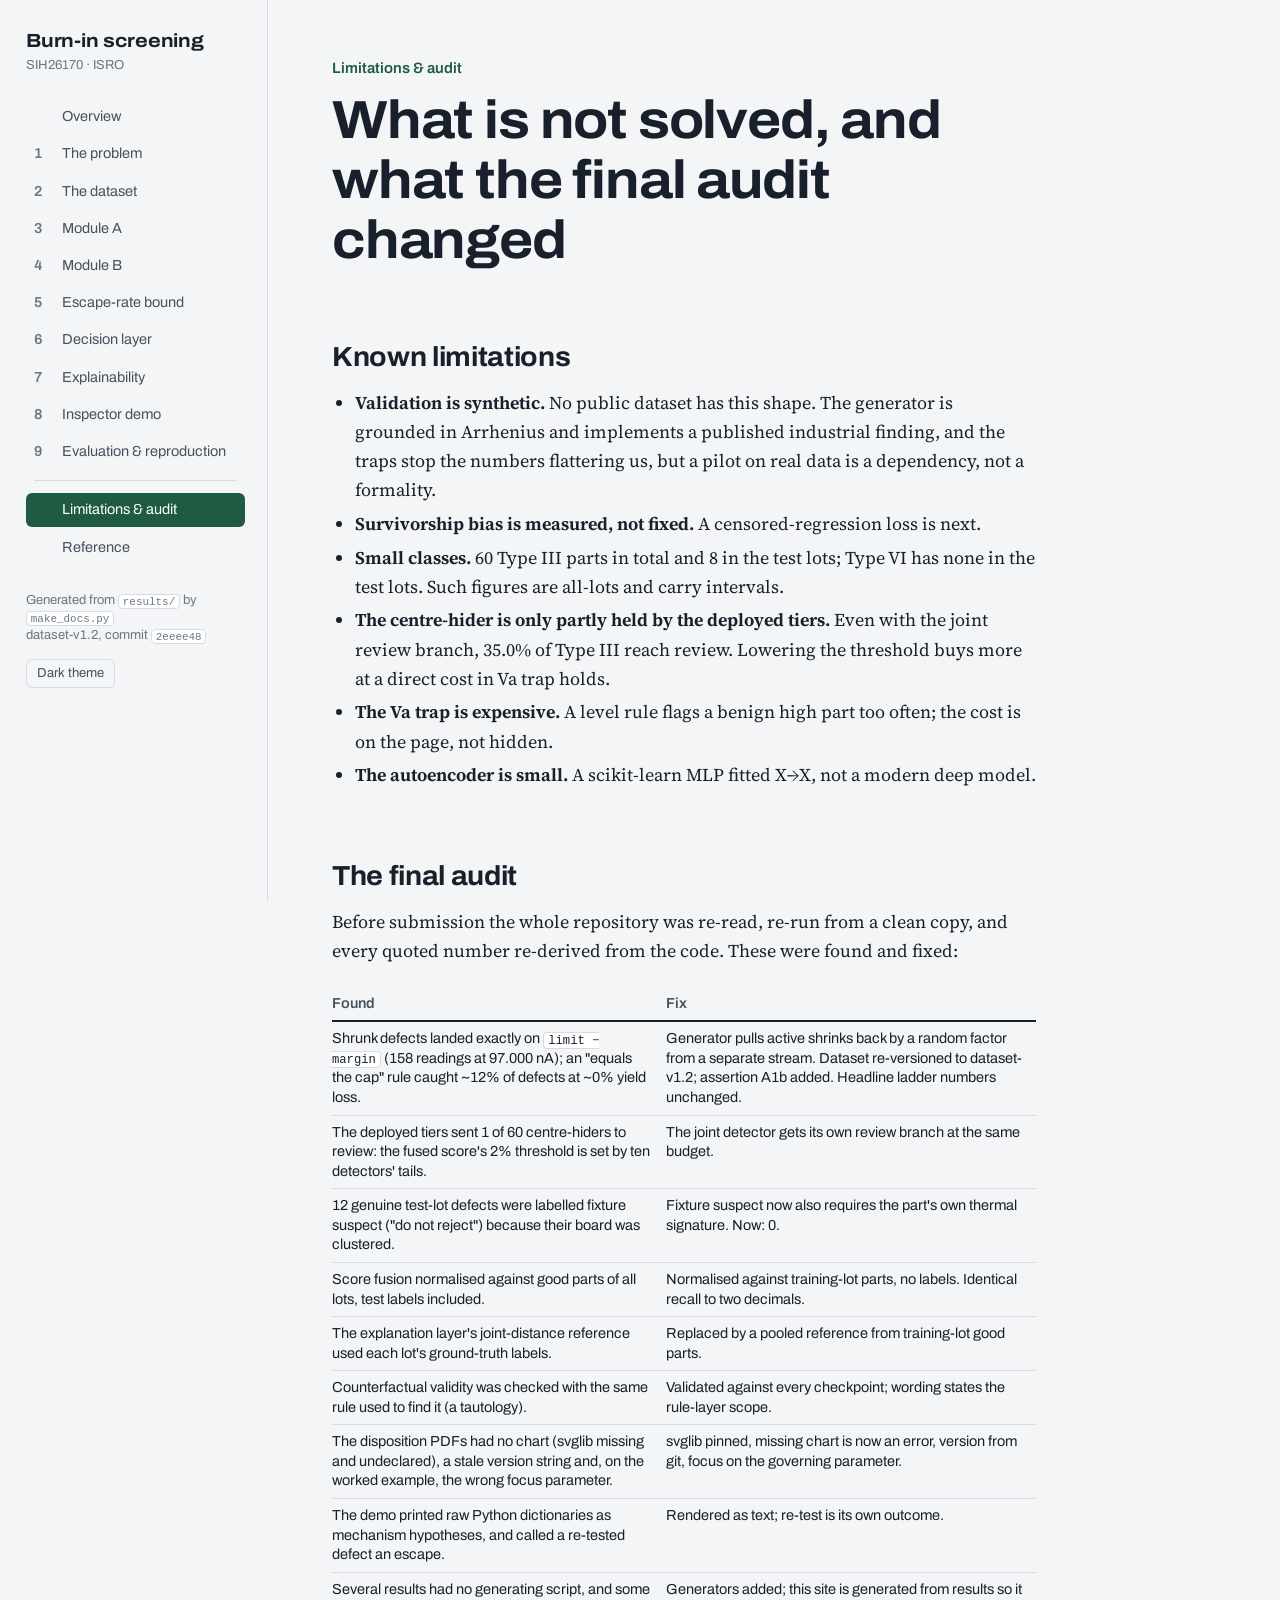
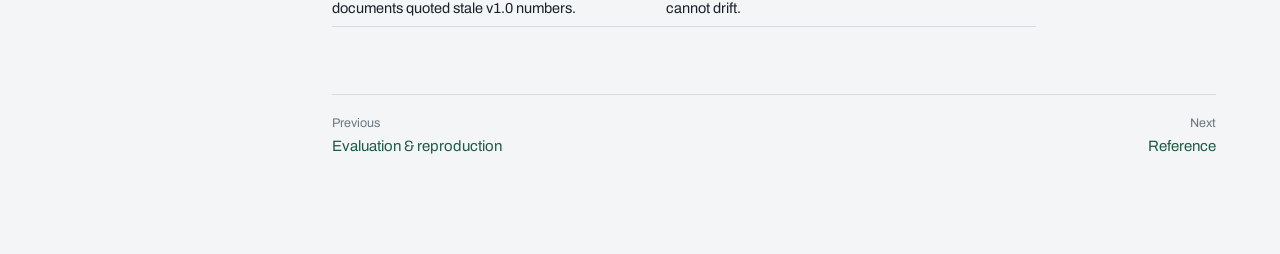
<file: docs/limitations.html>
<!doctype html>
<html lang="en">
<head>
<meta charset="utf-8">
<meta name="viewport" content="width=device-width,initial-scale=1">
<title>Limitations &amp; audit | Burn-in screening</title>
<meta name="description" content="What is not solved, and what the final audit changed">
<link rel="icon" href="data:image/svg+xml,%3Csvg xmlns='http://www.w3.org/2000/svg' viewBox='0 0 16 16'%3E%3Crect width='16' height='16' rx='3' fill='%231E5B42'/%3E%3Cg fill='%23DCEBE3'%3E%3Crect x='3' y='3' width='4' height='4'/%3E%3Crect x='9' y='3' width='4' height='4'/%3E%3Crect x='3' y='9' width='4' height='4'/%3E%3C/g%3E%3Crect x='9' y='9' width='4' height='4' fill='%23E0A24E'/%3E%3C/svg%3E">
<link rel="preconnect" href="https://fonts.googleapis.com"><link rel="preconnect" href="https://fonts.gstatic.com" crossorigin><link href="https://fonts.googleapis.com/css2?family=Archivo:wdth,wght@100..125,400..800&family=Source+Serif+4:ital,opsz,wght@0,8..60,400..700;1,8..60,400..600&display=swap" rel="stylesheet">
<link rel="stylesheet" href="assets/site.css">
</head>
<body>
<a class="skip" href="#main">Skip to content</a>
<div class="frame">
<aside class="rail">
  <a class="brand" href="index.html"><b>Burn-in screening</b><span>SIH26170 &middot; ISRO</span></a>
  <button class="menu" id="menu" aria-expanded="false" aria-controls="chapters">Chapters</button>
  <nav id="chapters" aria-label="Chapters"><ol><li><a href="index.html"><span class="n"></span><span>Overview</span></a></li><li><a href="problem.html"><span class="n">1</span><span>The problem</span></a></li><li><a href="dataset.html"><span class="n">2</span><span>The dataset</span></a></li><li><a href="module-a.html"><span class="n">3</span><span>Module A</span></a></li><li><a href="module-b.html"><span class="n">4</span><span>Module B</span></a></li><li><a href="guarantee.html"><span class="n">5</span><span>Escape-rate bound</span></a></li><li><a href="decisions.html"><span class="n">6</span><span>Decision layer</span></a></li><li><a href="explainability.html"><span class="n">7</span><span>Explainability</span></a></li><li><a href="demo.html"><span class="n">8</span><span>Inspector demo</span></a></li><li><a href="method.html"><span class="n">9</span><span>Evaluation &amp; reproduction</span></a></li><li aria-hidden="true"><div class="sep"></div></li><li><a href="limitations.html" aria-current="page"><span class="n"></span><span>Limitations &amp; audit</span></a></li><li><a href="reference.html"><span class="n"></span><span>Reference</span></a></li></ol>
  <div class="foot">Generated from <code>results/</code> by <code>make_docs.py</code><br>
  dataset-v1.2, commit <code>2eeee48</code><br>
  <button class="theme" id="theme" type="button">Dark theme</button></div></nav>
</aside>
<main id="main">

<p class="chapter">Limitations &amp; audit</p>
<h1>What is not solved, and what the final audit changed</h1>
<div class="col">
<h2>Known limitations</h2>
<ul>
<li><strong>Validation is synthetic.</strong> No public dataset has this shape. The generator is
grounded in Arrhenius and implements a published industrial finding, and the traps stop the numbers
flattering us, but a pilot on real data is a dependency, not a formality.</li>
<li><strong>Survivorship bias is measured, not fixed.</strong> A censored-regression loss is next.</li>
<li><strong>Small classes.</strong> 60 Type III parts in total and 8 in the test lots; Type VI has
none in the test lots. Such figures are all-lots and carry intervals.</li>
<li><strong>The centre-hider is only partly held by the deployed tiers.</strong> Even with the joint
review branch, 35.0% of Type III reach review. Lowering the threshold
buys more at a direct cost in Va trap holds.</li>
<li><strong>The Va trap is expensive.</strong> A level rule flags a benign high part too often; the
cost is on the page, not hidden.</li>
<li><strong>The autoencoder is small.</strong> A scikit-learn MLP fitted X&#8594;X, not a modern deep model.</li>
</ul>

<h2>The final audit</h2>
<p>Before submission the whole repository was re-read, re-run from a clean copy, and every quoted
number re-derived from the code. These were found and fixed:</p>
<div class="tbl"><table><thead><tr><th>Found</th><th>Fix</th></tr></thead><tbody><tr><td>Shrunk defects landed exactly on <code>limit &#8722; margin</code> (158 readings at 97.000 nA); an "equals the cap" rule caught ~12% of defects at ~0% yield loss.</td><td>Generator pulls active shrinks back by a random factor from a separate stream. Dataset re-versioned to dataset-v1.2; assertion A1b added. Headline ladder numbers unchanged.</td></tr><tr><td>The deployed tiers sent 1 of 60 centre-hiders to review: the fused score's 2% threshold is set by ten detectors' tails.</td><td>The joint detector gets its own review branch at the same budget.</td></tr><tr><td>12 genuine test-lot defects were labelled fixture suspect ("do not reject") because their board was clustered.</td><td>Fixture suspect now also requires the part's own thermal signature. Now: 0.</td></tr><tr><td>Score fusion normalised against good parts of all lots, test labels included.</td><td>Normalised against training-lot parts, no labels. Identical recall to two decimals.</td></tr><tr><td>The explanation layer's joint-distance reference used each lot's ground-truth labels.</td><td>Replaced by a pooled reference from training-lot good parts.</td></tr><tr><td>Counterfactual validity was checked with the same rule used to find it (a tautology).</td><td>Validated against every checkpoint; wording states the rule-layer scope.</td></tr><tr><td>The disposition PDFs had no chart (svglib missing and undeclared), a stale version string and, on the worked example, the wrong focus parameter.</td><td>svglib pinned, missing chart is now an error, version from git, focus on the governing parameter.</td></tr><tr><td>The demo printed raw Python dictionaries as mechanism hypotheses, and called a re-tested defect an escape.</td><td>Rendered as text; re-test is its own outcome.</td></tr><tr><td>Several results had no generating script, and some documents quoted stale v1.0 numbers.</td><td>Generators added; this site is generated from results so it cannot drift.</td></tr></tbody></table></div>
</div>

<nav class="pager" aria-label="Chapter"><a href="method.html"><small>Previous</small>Evaluation &amp; reproduction</a><a class="next" href="reference.html"><small>Next</small>Reference</a></nav>
</main>
</div>
<script>
(function(){
  var r=document.documentElement,b=document.getElementById('theme');
  try{var s=localStorage.getItem('theme'); if(s) r.setAttribute('data-theme',s);}catch(e){}
  function label(){var d=r.getAttribute('data-theme')||(matchMedia('(prefers-color-scheme: dark)').matches?'dark':'light');
    if(b) b.textContent=d==='dark'?'Light theme':'Dark theme';}
  if(b){b.onclick=function(){var d=r.getAttribute('data-theme')||(matchMedia('(prefers-color-scheme: dark)').matches?'dark':'light');
    d=d==='dark'?'light':'dark'; r.setAttribute('data-theme',d); try{localStorage.setItem('theme',d)}catch(e){} label();};}
  label();
  var m=document.getElementById('menu'),rail=document.querySelector('.rail');
  if(m) m.onclick=function(){var o=rail.classList.toggle('open'); m.setAttribute('aria-expanded',o);};
})();
</script>
</body>
</html>
</file>
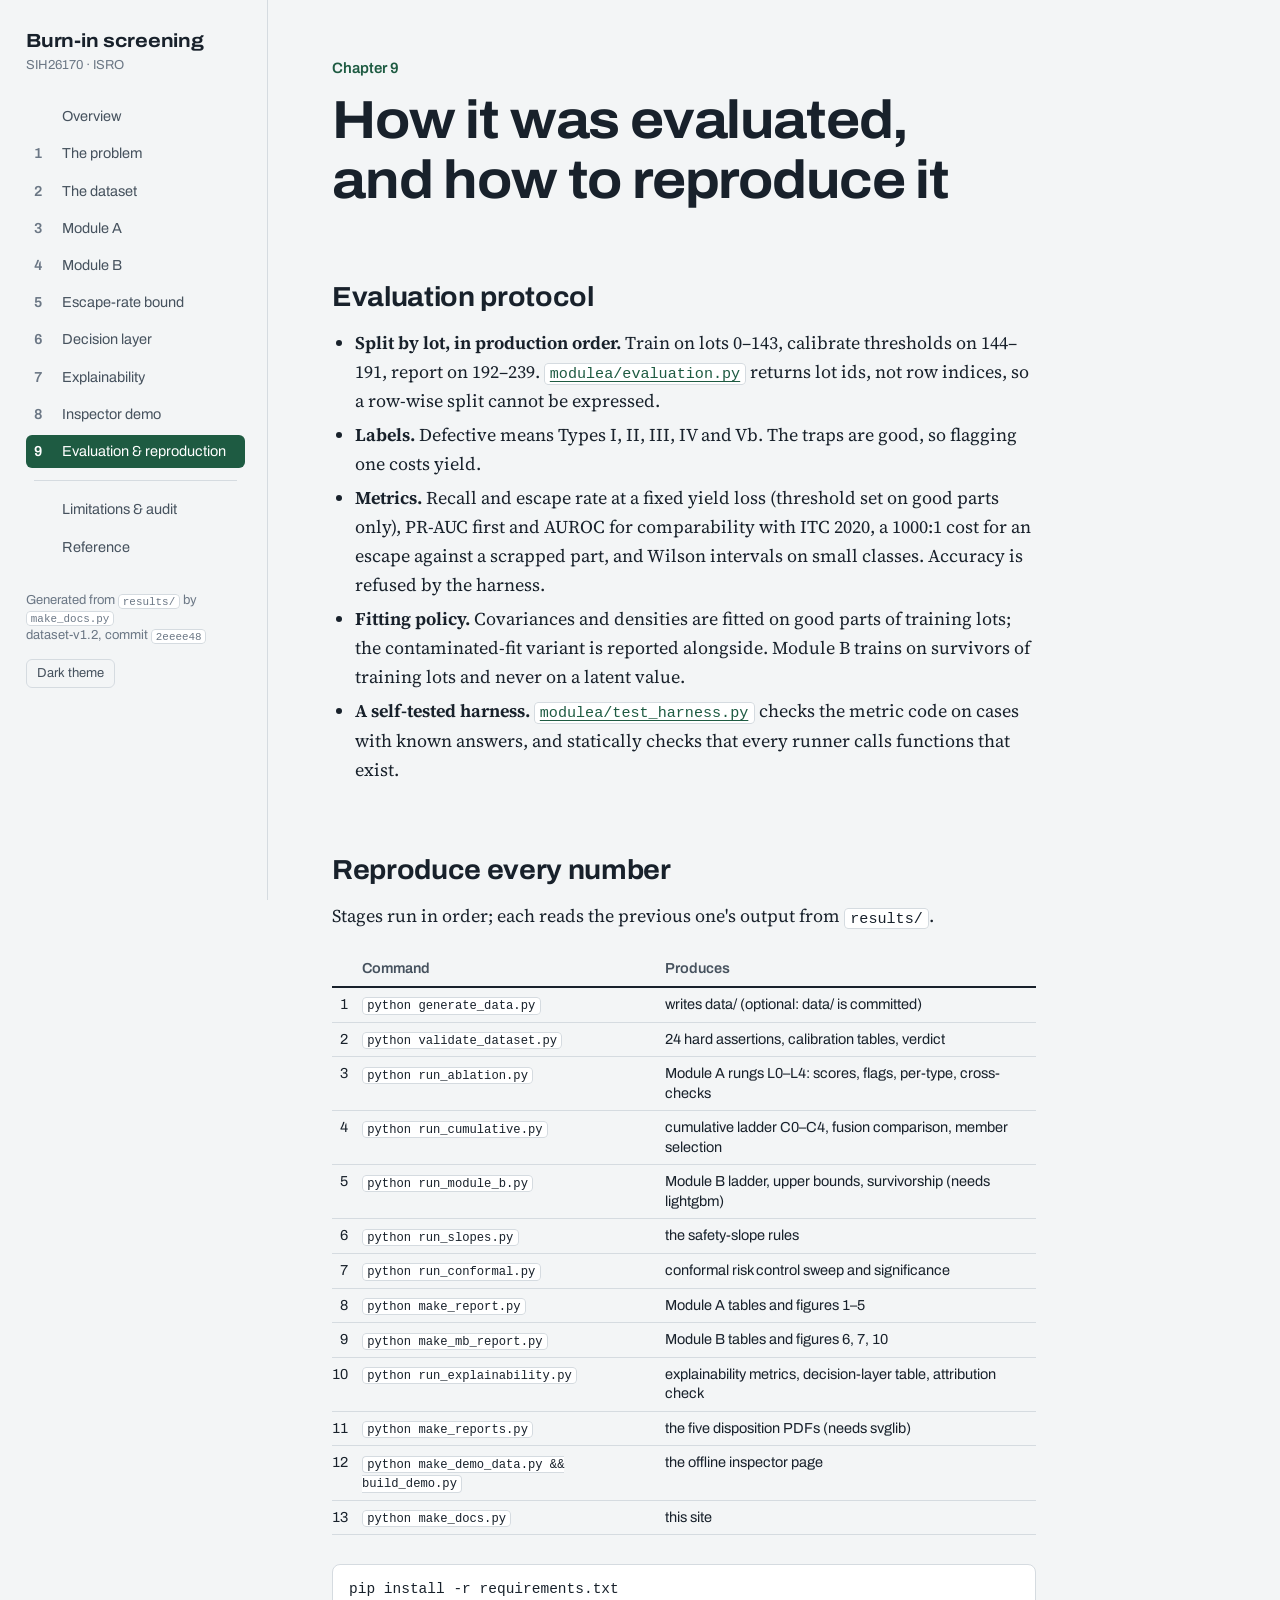
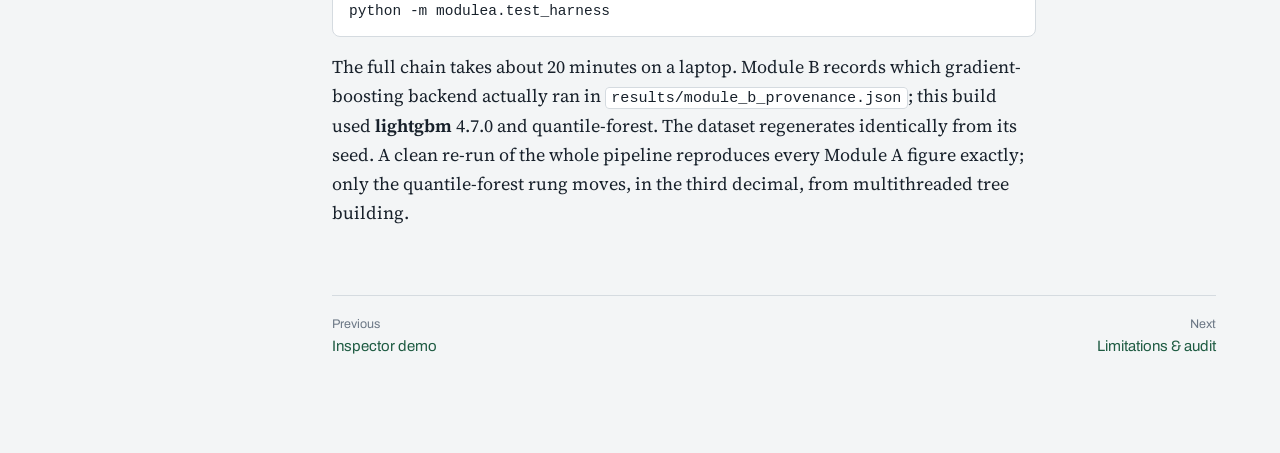
<file: docs/method.html>
<!doctype html>
<html lang="en">
<head>
<meta charset="utf-8">
<meta name="viewport" content="width=device-width,initial-scale=1">
<title>Evaluation &amp; reproduction | Burn-in screening</title>
<meta name="description" content="How it was evaluated, and how to reproduce it">
<link rel="icon" href="data:image/svg+xml,%3Csvg xmlns='http://www.w3.org/2000/svg' viewBox='0 0 16 16'%3E%3Crect width='16' height='16' rx='3' fill='%231E5B42'/%3E%3Cg fill='%23DCEBE3'%3E%3Crect x='3' y='3' width='4' height='4'/%3E%3Crect x='9' y='3' width='4' height='4'/%3E%3Crect x='3' y='9' width='4' height='4'/%3E%3C/g%3E%3Crect x='9' y='9' width='4' height='4' fill='%23E0A24E'/%3E%3C/svg%3E">
<link rel="preconnect" href="https://fonts.googleapis.com"><link rel="preconnect" href="https://fonts.gstatic.com" crossorigin><link href="https://fonts.googleapis.com/css2?family=Archivo:wdth,wght@100..125,400..800&family=Source+Serif+4:ital,opsz,wght@0,8..60,400..700;1,8..60,400..600&display=swap" rel="stylesheet">
<link rel="stylesheet" href="assets/site.css">
</head>
<body>
<a class="skip" href="#main">Skip to content</a>
<div class="frame">
<aside class="rail">
  <a class="brand" href="index.html"><b>Burn-in screening</b><span>SIH26170 &middot; ISRO</span></a>
  <button class="menu" id="menu" aria-expanded="false" aria-controls="chapters">Chapters</button>
  <nav id="chapters" aria-label="Chapters"><ol><li><a href="index.html"><span class="n"></span><span>Overview</span></a></li><li><a href="problem.html"><span class="n">1</span><span>The problem</span></a></li><li><a href="dataset.html"><span class="n">2</span><span>The dataset</span></a></li><li><a href="module-a.html"><span class="n">3</span><span>Module A</span></a></li><li><a href="module-b.html"><span class="n">4</span><span>Module B</span></a></li><li><a href="guarantee.html"><span class="n">5</span><span>Escape-rate bound</span></a></li><li><a href="decisions.html"><span class="n">6</span><span>Decision layer</span></a></li><li><a href="explainability.html"><span class="n">7</span><span>Explainability</span></a></li><li><a href="demo.html"><span class="n">8</span><span>Inspector demo</span></a></li><li><a href="method.html" aria-current="page"><span class="n">9</span><span>Evaluation &amp; reproduction</span></a></li><li aria-hidden="true"><div class="sep"></div></li><li><a href="limitations.html"><span class="n"></span><span>Limitations &amp; audit</span></a></li><li><a href="reference.html"><span class="n"></span><span>Reference</span></a></li></ol>
  <div class="foot">Generated from <code>results/</code> by <code>make_docs.py</code><br>
  dataset-v1.2, commit <code>2eeee48</code><br>
  <button class="theme" id="theme" type="button">Dark theme</button></div></nav>
</aside>
<main id="main">

<p class="chapter">Chapter 9</p>
<h1>How it was evaluated, and how to reproduce it</h1>
<div class="col">
<h2>Evaluation protocol</h2>
<ul>
<li><strong>Split by lot, in production order.</strong> Train on lots 0&#8211;143, calibrate
thresholds on 144&#8211;191, report on 192&#8211;239. <a href="https://github.com/Mihir1107/Aabhas/blob/main/modulea/evaluation.py"><code>modulea/evaluation.py</code></a> returns lot ids,
not row indices, so a row-wise split cannot be expressed.</li>
<li><strong>Labels.</strong> Defective means Types I, II, III, IV and Vb. The traps are good, so
flagging one costs yield.</li>
<li><strong>Metrics.</strong> Recall and escape rate at a fixed yield loss (threshold set on good
parts only), PR-AUC first and AUROC for comparability with ITC 2020, a 1000:1 cost for an escape
against a scrapped part, and Wilson intervals on small classes. Accuracy is refused by the harness.</li>
<li><strong>Fitting policy.</strong> Covariances and densities are fitted on good parts of training
lots; the contaminated-fit variant is reported alongside. Module B trains on survivors of training
lots and never on a latent value.</li>
<li><strong>A self-tested harness.</strong> <a href="https://github.com/Mihir1107/Aabhas/blob/main/modulea/test_harness.py"><code>modulea/test_harness.py</code></a> checks the metric code on
cases with known answers, and statically checks that every runner calls functions that exist.</li>
</ul>

<h2>Reproduce every number</h2>
<p>Stages run in order; each reads the previous one's output from <code>results/</code>.</p>
<div class="tbl"><table><thead><tr><th class="num"></th><th>Command</th><th>Produces</th></tr></thead><tbody><tr><td class="num">1</td><td><code>python generate_data.py</code></td><td>writes data/ (optional: data/ is committed)</td></tr><tr><td class="num">2</td><td><code>python validate_dataset.py</code></td><td>24 hard assertions, calibration tables, verdict</td></tr><tr><td class="num">3</td><td><code>python run_ablation.py</code></td><td>Module A rungs L0&#8211;L4: scores, flags, per-type, cross-checks</td></tr><tr><td class="num">4</td><td><code>python run_cumulative.py</code></td><td>cumulative ladder C0&#8211;C4, fusion comparison, member selection</td></tr><tr><td class="num">5</td><td><code>python run_module_b.py</code></td><td>Module B ladder, upper bounds, survivorship (needs lightgbm)</td></tr><tr><td class="num">6</td><td><code>python run_slopes.py</code></td><td>the safety-slope rules</td></tr><tr><td class="num">7</td><td><code>python run_conformal.py</code></td><td>conformal risk control sweep and significance</td></tr><tr><td class="num">8</td><td><code>python make_report.py</code></td><td>Module A tables and figures 1&#8211;5</td></tr><tr><td class="num">9</td><td><code>python make_mb_report.py</code></td><td>Module B tables and figures 6, 7, 10</td></tr><tr><td class="num">10</td><td><code>python run_explainability.py</code></td><td>explainability metrics, decision-layer table, attribution check</td></tr><tr><td class="num">11</td><td><code>python make_reports.py</code></td><td>the five disposition PDFs (needs svglib)</td></tr><tr><td class="num">12</td><td><code>python make_demo_data.py &amp;&amp; build_demo.py</code></td><td>the offline inspector page</td></tr><tr><td class="num">13</td><td><code>python make_docs.py</code></td><td>this site</td></tr></tbody></table></div>
<pre><code>pip install -r requirements.txt
python -m modulea.test_harness</code></pre>
<p>The full chain takes about 20 minutes on a laptop. Module B records which gradient-boosting
backend actually ran in <code>results/module_b_provenance.json</code>; this build used
<strong>lightgbm</strong> 4.7.0 and
quantile-forest. The dataset regenerates identically from its seed. A clean re-run
of the whole pipeline reproduces every Module A figure exactly; only the quantile-forest rung moves,
in the third decimal, from multithreaded tree building.</p>
</div>

<nav class="pager" aria-label="Chapter"><a href="demo.html"><small>Previous</small>Inspector demo</a><a class="next" href="limitations.html"><small>Next</small>Limitations &amp; audit</a></nav>
</main>
</div>
<script>
(function(){
  var r=document.documentElement,b=document.getElementById('theme');
  try{var s=localStorage.getItem('theme'); if(s) r.setAttribute('data-theme',s);}catch(e){}
  function label(){var d=r.getAttribute('data-theme')||(matchMedia('(prefers-color-scheme: dark)').matches?'dark':'light');
    if(b) b.textContent=d==='dark'?'Light theme':'Dark theme';}
  if(b){b.onclick=function(){var d=r.getAttribute('data-theme')||(matchMedia('(prefers-color-scheme: dark)').matches?'dark':'light');
    d=d==='dark'?'light':'dark'; r.setAttribute('data-theme',d); try{localStorage.setItem('theme',d)}catch(e){} label();};}
  label();
  var m=document.getElementById('menu'),rail=document.querySelector('.rail');
  if(m) m.onclick=function(){var o=rail.classList.toggle('open'); m.setAttribute('aria-expanded',o);};
})();
</script>
</body>
</html>
</file>
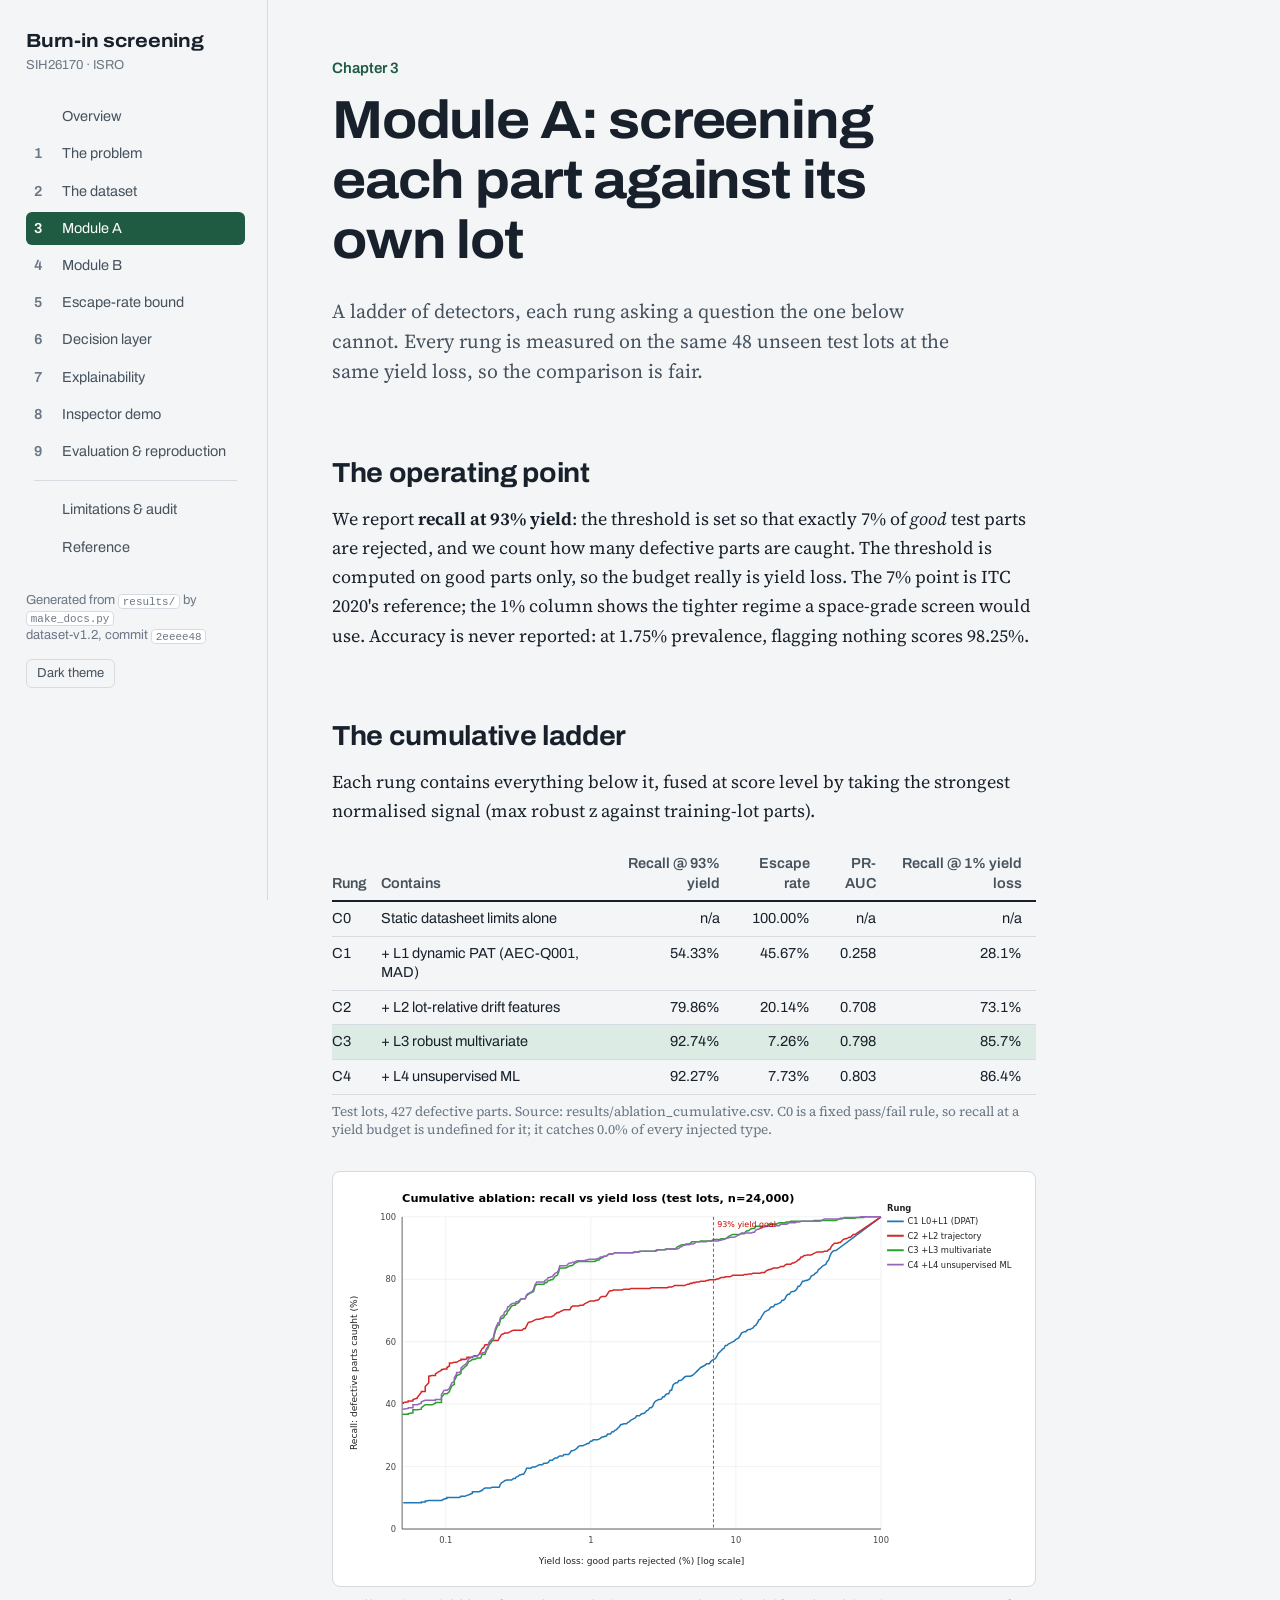
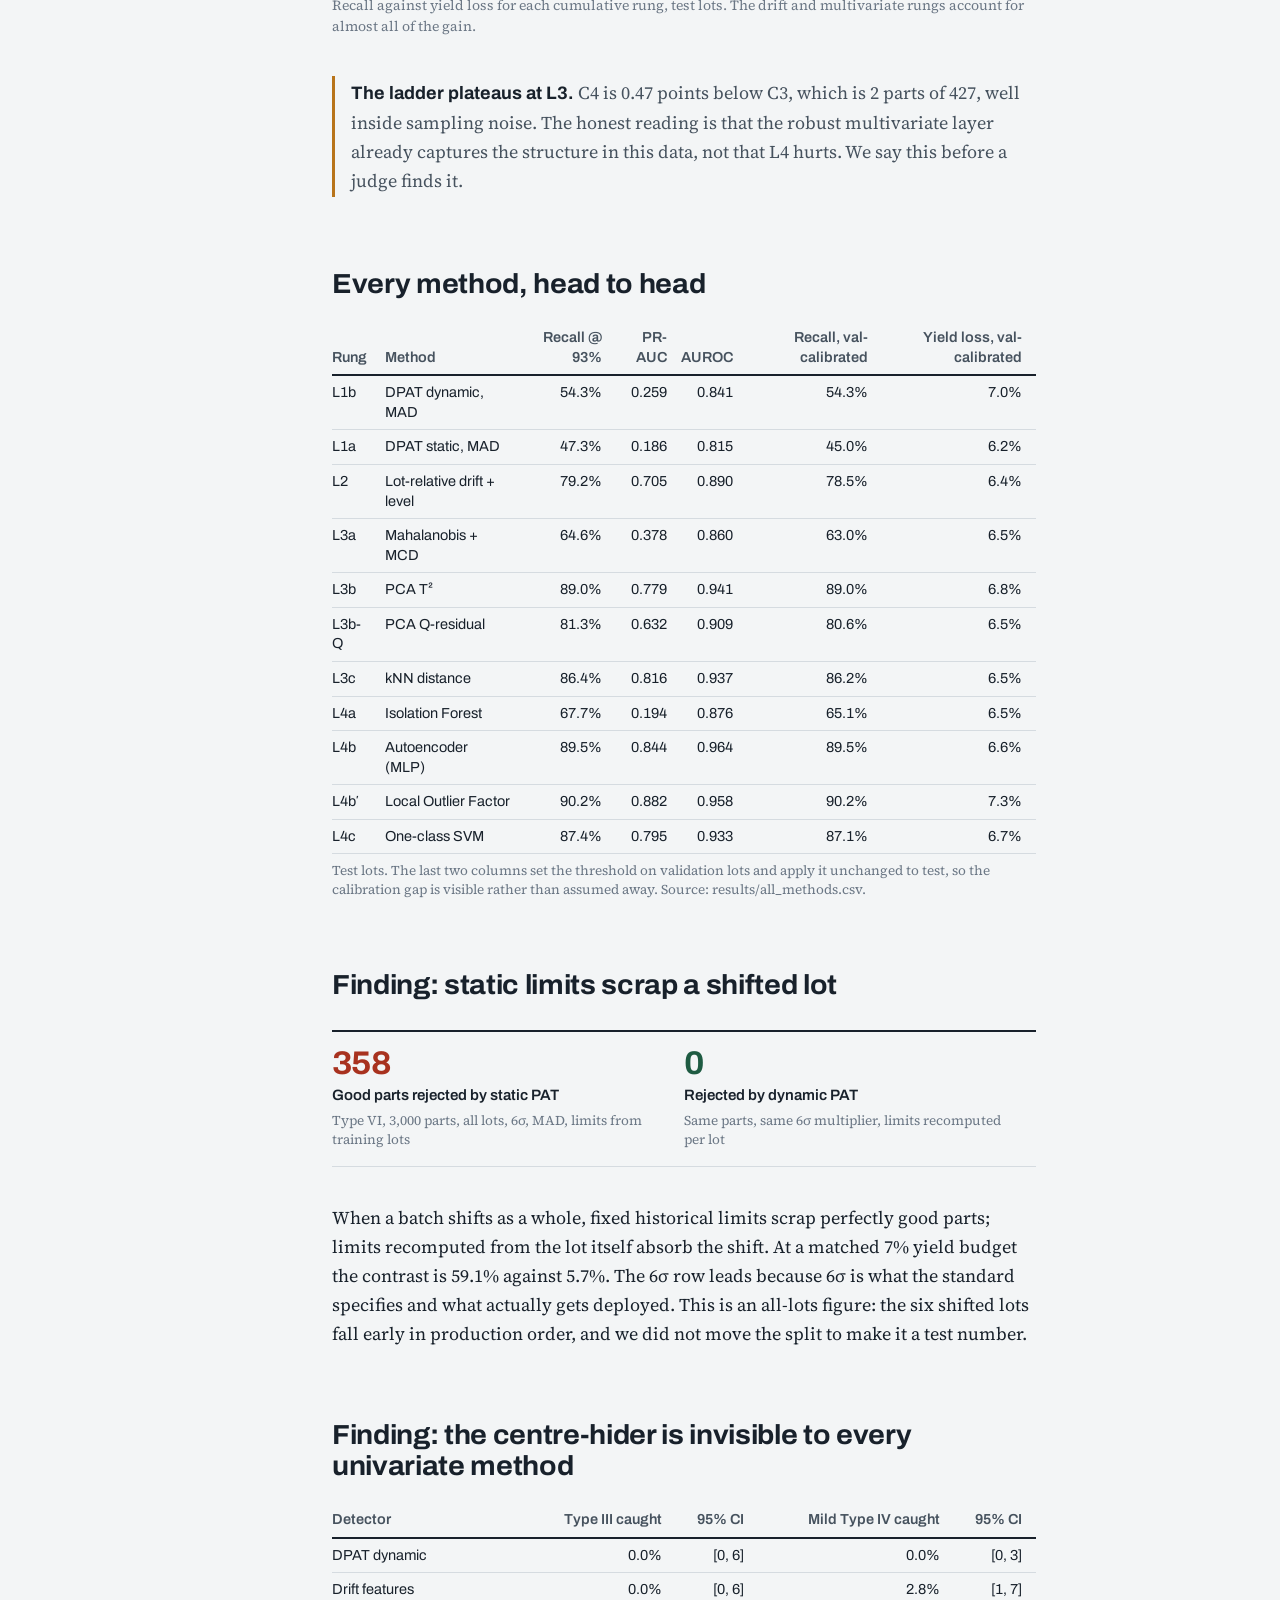
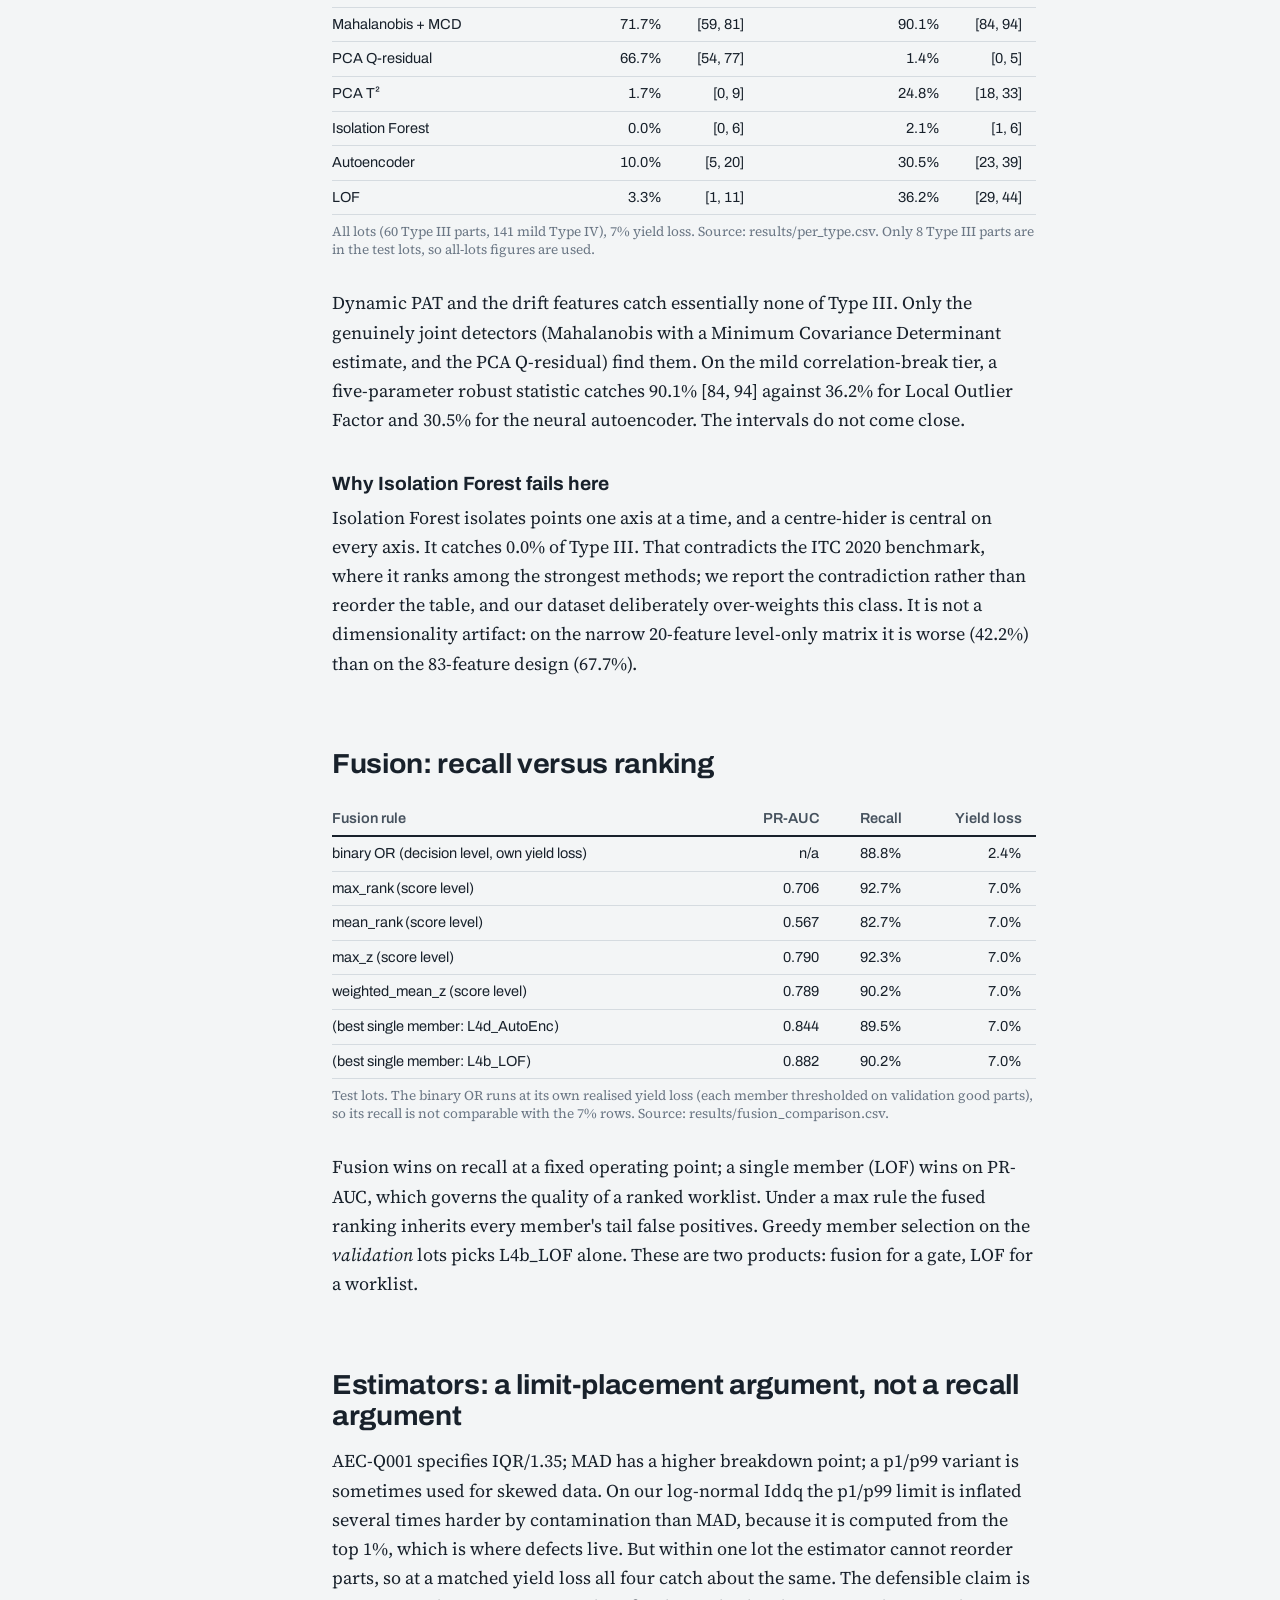
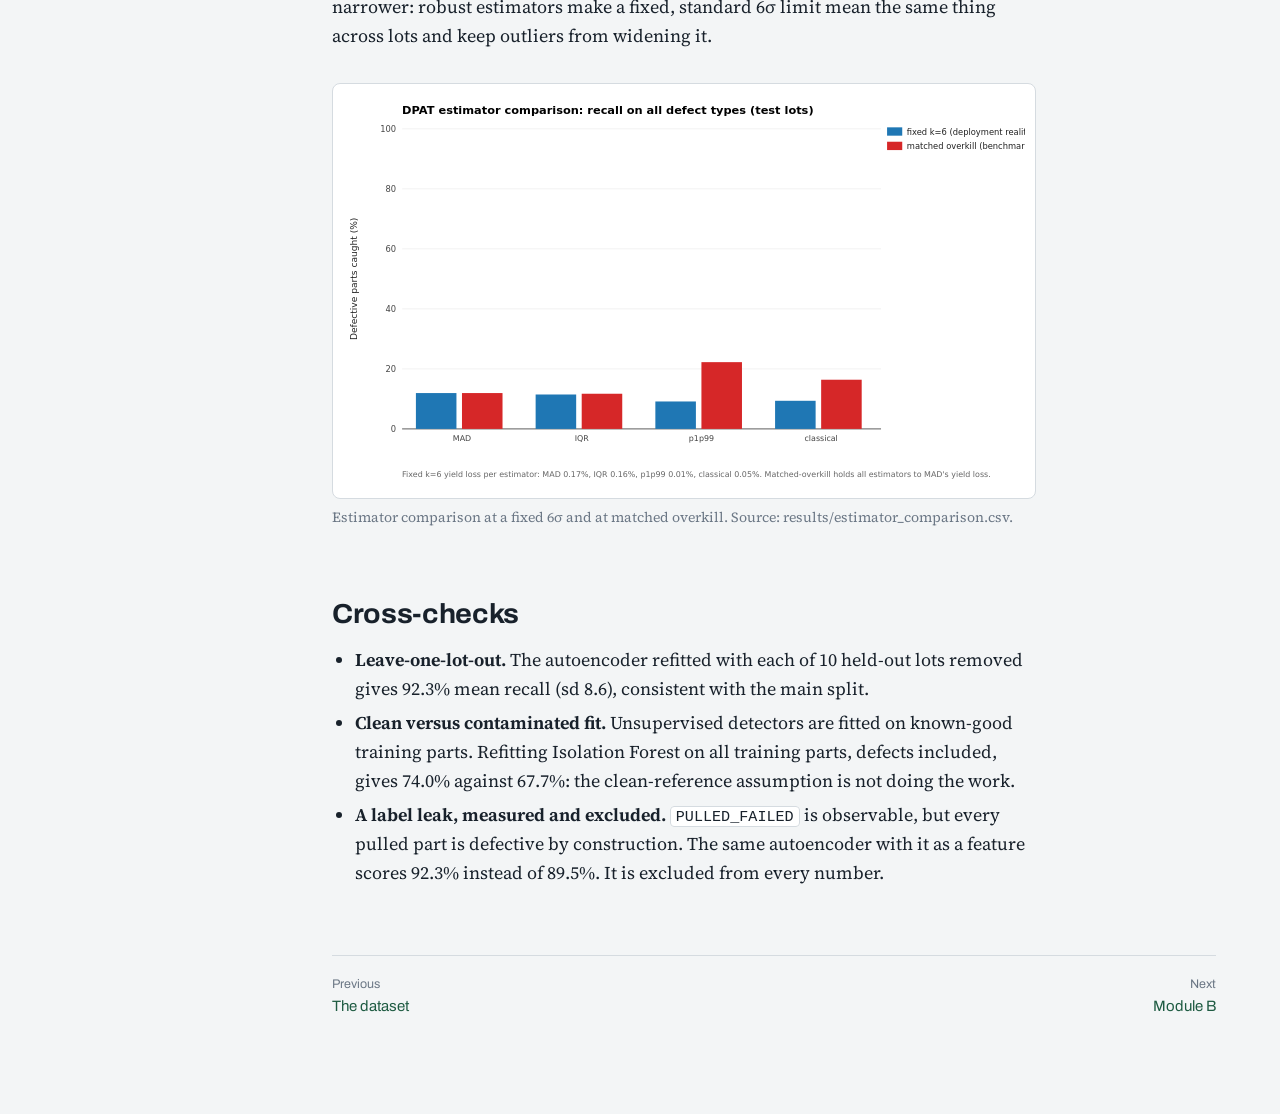
<file: docs/module-a.html>
<!doctype html>
<html lang="en">
<head>
<meta charset="utf-8">
<meta name="viewport" content="width=device-width,initial-scale=1">
<title>Module A | Burn-in screening</title>
<meta name="description" content="Module A: screening each part against its own lot">
<link rel="icon" href="data:image/svg+xml,%3Csvg xmlns='http://www.w3.org/2000/svg' viewBox='0 0 16 16'%3E%3Crect width='16' height='16' rx='3' fill='%231E5B42'/%3E%3Cg fill='%23DCEBE3'%3E%3Crect x='3' y='3' width='4' height='4'/%3E%3Crect x='9' y='3' width='4' height='4'/%3E%3Crect x='3' y='9' width='4' height='4'/%3E%3C/g%3E%3Crect x='9' y='9' width='4' height='4' fill='%23E0A24E'/%3E%3C/svg%3E">
<link rel="preconnect" href="https://fonts.googleapis.com"><link rel="preconnect" href="https://fonts.gstatic.com" crossorigin><link href="https://fonts.googleapis.com/css2?family=Archivo:wdth,wght@100..125,400..800&family=Source+Serif+4:ital,opsz,wght@0,8..60,400..700;1,8..60,400..600&display=swap" rel="stylesheet">
<link rel="stylesheet" href="assets/site.css">
</head>
<body>
<a class="skip" href="#main">Skip to content</a>
<div class="frame">
<aside class="rail">
  <a class="brand" href="index.html"><b>Burn-in screening</b><span>SIH26170 &middot; ISRO</span></a>
  <button class="menu" id="menu" aria-expanded="false" aria-controls="chapters">Chapters</button>
  <nav id="chapters" aria-label="Chapters"><ol><li><a href="index.html"><span class="n"></span><span>Overview</span></a></li><li><a href="problem.html"><span class="n">1</span><span>The problem</span></a></li><li><a href="dataset.html"><span class="n">2</span><span>The dataset</span></a></li><li><a href="module-a.html" aria-current="page"><span class="n">3</span><span>Module A</span></a></li><li><a href="module-b.html"><span class="n">4</span><span>Module B</span></a></li><li><a href="guarantee.html"><span class="n">5</span><span>Escape-rate bound</span></a></li><li><a href="decisions.html"><span class="n">6</span><span>Decision layer</span></a></li><li><a href="explainability.html"><span class="n">7</span><span>Explainability</span></a></li><li><a href="demo.html"><span class="n">8</span><span>Inspector demo</span></a></li><li><a href="method.html"><span class="n">9</span><span>Evaluation &amp; reproduction</span></a></li><li aria-hidden="true"><div class="sep"></div></li><li><a href="limitations.html"><span class="n"></span><span>Limitations &amp; audit</span></a></li><li><a href="reference.html"><span class="n"></span><span>Reference</span></a></li></ol>
  <div class="foot">Generated from <code>results/</code> by <code>make_docs.py</code><br>
  dataset-v1.2, commit <code>2eeee48</code><br>
  <button class="theme" id="theme" type="button">Dark theme</button></div></nav>
</aside>
<main id="main">

<p class="chapter">Chapter 3</p>
<h1>Module A: screening each part against its own lot</h1>
<div class="col">
<p class="lede">A ladder of detectors, each rung asking a question the one below cannot. Every
rung is measured on the same 48 unseen test lots at the same
yield loss, so the comparison is fair.</p>

<h2>The operating point</h2>
<p>We report <strong>recall at 93% yield</strong>: the threshold is set so that exactly 7% of
<em>good</em> test parts are rejected, and we count how many defective parts are caught. The
threshold is computed on good parts only, so the budget really is yield loss. The 7% point is
ITC 2020's reference; the 1% column shows the tighter regime a space-grade screen would use.
Accuracy is never reported: at 1.75% prevalence, flagging nothing scores
98.25%.</p>

<h2>The cumulative ladder</h2>
<p>Each rung contains everything below it, fused at score level by taking the strongest
normalised signal (max robust z against training-lot parts).</p>
<div class="tbl"><table><caption>Test lots, 427 defective parts. Source: results/ablation_cumulative.csv. C0 is a fixed pass/fail rule, so recall at a yield budget is undefined for it; it catches 0.0% of every injected type.</caption><thead><tr><th>Rung</th><th>Contains</th><th class="num">Recall @ 93% yield</th><th class="num">Escape rate</th><th class="num">PR-AUC</th><th class="num">Recall @ 1% yield loss</th></tr></thead><tbody><tr><td>C0</td><td>Static datasheet limits alone</td><td class="num">n/a</td><td class="num">100.00%</td><td class="num">n/a</td><td class="num">n/a</td></tr><tr><td>C1</td><td>+ L1 dynamic PAT (AEC-Q001, MAD)</td><td class="num">54.33%</td><td class="num">45.67%</td><td class="num">0.258</td><td class="num">28.1%</td></tr><tr><td>C2</td><td>+ L2 lot-relative drift features</td><td class="num">79.86%</td><td class="num">20.14%</td><td class="num">0.708</td><td class="num">73.1%</td></tr><tr class="hl"><td>C3</td><td>+ L3 robust multivariate</td><td class="num">92.74%</td><td class="num">7.26%</td><td class="num">0.798</td><td class="num">85.7%</td></tr><tr><td>C4</td><td>+ L4 unsupervised ML</td><td class="num">92.27%</td><td class="num">7.73%</td><td class="num">0.803</td><td class="num">86.4%</td></tr></tbody></table></div>
<figure><div class="plate"><img src="assets/fig/fig5_cumulative_ladder.svg" alt="Recall against yield loss for each cumulative rung" loading="lazy"></div><figcaption>Recall against yield loss for each cumulative rung, test lots. The drift and multivariate rungs account for almost all of the gain.</figcaption></figure>
<div class="note heat"><b>The ladder plateaus at L3.</b> C4 is 0.47 points below C3, which is 2 parts of 427, well inside sampling noise. The honest reading is that the robust multivariate layer already captures the structure in this data, not that L4 hurts. We say this before a judge finds it.</div>

<h2>Every method, head to head</h2>
<div class="tbl"><table><caption>Test lots. The last two columns set the threshold on validation lots and apply it unchanged to test, so the calibration gap is visible rather than assumed away. Source: results/all_methods.csv.</caption><thead><tr><th>Rung</th><th>Method</th><th class="num">Recall @ 93%</th><th class="num">PR-AUC</th><th class="num">AUROC</th><th class="num">Recall, val-calibrated</th><th class="num">Yield loss, val-calibrated</th></tr></thead><tbody><tr><td>L1b</td><td>DPAT dynamic, MAD</td><td class="num">54.3%</td><td class="num">0.259</td><td class="num">0.841</td><td class="num">54.3%</td><td class="num">7.0%</td></tr><tr><td>L1a</td><td>DPAT static, MAD</td><td class="num">47.3%</td><td class="num">0.186</td><td class="num">0.815</td><td class="num">45.0%</td><td class="num">6.2%</td></tr><tr><td>L2</td><td>Lot-relative drift + level</td><td class="num">79.2%</td><td class="num">0.705</td><td class="num">0.890</td><td class="num">78.5%</td><td class="num">6.4%</td></tr><tr><td>L3a</td><td>Mahalanobis + MCD</td><td class="num">64.6%</td><td class="num">0.378</td><td class="num">0.860</td><td class="num">63.0%</td><td class="num">6.5%</td></tr><tr><td>L3b</td><td>PCA T&#178;</td><td class="num">89.0%</td><td class="num">0.779</td><td class="num">0.941</td><td class="num">89.0%</td><td class="num">6.8%</td></tr><tr><td>L3b-Q</td><td>PCA Q-residual</td><td class="num">81.3%</td><td class="num">0.632</td><td class="num">0.909</td><td class="num">80.6%</td><td class="num">6.5%</td></tr><tr><td>L3c</td><td>kNN distance</td><td class="num">86.4%</td><td class="num">0.816</td><td class="num">0.937</td><td class="num">86.2%</td><td class="num">6.5%</td></tr><tr><td>L4a</td><td>Isolation Forest</td><td class="num">67.7%</td><td class="num">0.194</td><td class="num">0.876</td><td class="num">65.1%</td><td class="num">6.5%</td></tr><tr><td>L4b</td><td>Autoencoder (MLP)</td><td class="num">89.5%</td><td class="num">0.844</td><td class="num">0.964</td><td class="num">89.5%</td><td class="num">6.6%</td></tr><tr><td>L4b&#8242;</td><td>Local Outlier Factor</td><td class="num">90.2%</td><td class="num">0.882</td><td class="num">0.958</td><td class="num">90.2%</td><td class="num">7.3%</td></tr><tr><td>L4c</td><td>One-class SVM</td><td class="num">87.4%</td><td class="num">0.795</td><td class="num">0.933</td><td class="num">87.1%</td><td class="num">6.7%</td></tr></tbody></table></div>

<h2>Finding: static limits scrap a shifted lot</h2>
<div class="facts"><div class="fact bad"><div class="v">358</div><div class="l">Good parts rejected by static PAT</div><div class="c">Type VI, 3,000 parts, all lots, 6&#963;, MAD, limits from training lots</div></div><div class="fact good"><div class="v">0</div><div class="l">Rejected by dynamic PAT</div><div class="c">Same parts, same 6&#963; multiplier, limits recomputed per lot</div></div></div>
<p>When a batch shifts as a whole, fixed historical limits scrap perfectly good parts; limits
recomputed from the lot itself absorb the shift. At a matched 7% yield budget the contrast is
59.1% against 5.7%. The 6&#963; row leads because 6&#963;
is what the standard specifies and what actually gets deployed. This is an all-lots figure: the six
shifted lots fall early in production order, and we did not move the split to make it a test number.</p>

<h2>Finding: the centre-hider is invisible to every univariate method</h2>
<div class="tbl"><table><caption>All lots (60 Type III parts, 141 mild Type IV), 7% yield loss. Source: results/per_type.csv. Only 8 Type III parts are in the test lots, so all-lots figures are used.</caption><thead><tr><th>Detector</th><th class="num">Type III caught</th><th class="num">95% CI</th><th class="num">Mild Type IV caught</th><th class="num">95% CI</th></tr></thead><tbody><tr><td>DPAT dynamic</td><td class="num">0.0%</td><td class="num">[0, 6]</td><td class="num">0.0%</td><td class="num">[0, 3]</td></tr><tr><td>Drift features</td><td class="num">0.0%</td><td class="num">[0, 6]</td><td class="num">2.8%</td><td class="num">[1, 7]</td></tr><tr><td>Mahalanobis + MCD</td><td class="num">71.7%</td><td class="num">[59, 81]</td><td class="num">90.1%</td><td class="num">[84, 94]</td></tr><tr><td>PCA Q-residual</td><td class="num">66.7%</td><td class="num">[54, 77]</td><td class="num">1.4%</td><td class="num">[0, 5]</td></tr><tr><td>PCA T&#178;</td><td class="num">1.7%</td><td class="num">[0, 9]</td><td class="num">24.8%</td><td class="num">[18, 33]</td></tr><tr><td>Isolation Forest</td><td class="num">0.0%</td><td class="num">[0, 6]</td><td class="num">2.1%</td><td class="num">[1, 6]</td></tr><tr><td>Autoencoder</td><td class="num">10.0%</td><td class="num">[5, 20]</td><td class="num">30.5%</td><td class="num">[23, 39]</td></tr><tr><td>LOF</td><td class="num">3.3%</td><td class="num">[1, 11]</td><td class="num">36.2%</td><td class="num">[29, 44]</td></tr></tbody></table></div>
<p>Dynamic PAT and the drift features catch essentially none of Type III. Only the genuinely joint
detectors (Mahalanobis with a Minimum Covariance Determinant estimate, and the PCA Q-residual) find
them. On the mild correlation-break tier, a five-parameter robust statistic catches
90.1% [84, 94] against 36.2% for
Local Outlier Factor and 30.5% for the neural autoencoder. The intervals do not
come close.</p>

<h3>Why Isolation Forest fails here</h3>
<p>Isolation Forest isolates points one axis at a time, and a centre-hider is central on every
axis. It catches 0.0% of Type III. That contradicts the
ITC 2020 benchmark, where it ranks among the strongest methods; we report the contradiction rather
than reorder the table, and our dataset deliberately over-weights this class. It is not a
dimensionality artifact: on the narrow 20-feature level-only
matrix it is worse (42.2%) than on the
83-feature design (67.7%).</p>

<h2>Fusion: recall versus ranking</h2>
<div class="tbl"><table><caption>Test lots. The binary OR runs at its own realised yield loss (each member thresholded on validation good parts), so its recall is not comparable with the 7% rows. Source: results/fusion_comparison.csv.</caption><thead><tr><th>Fusion rule</th><th class="num">PR-AUC</th><th class="num">Recall</th><th class="num">Yield loss</th></tr></thead><tbody><tr><td>binary OR (decision level, own yield loss)</td><td class="num">n/a</td><td class="num">88.8%</td><td class="num">2.4%</td></tr><tr><td>max_rank (score level)</td><td class="num">0.706</td><td class="num">92.7%</td><td class="num">7.0%</td></tr><tr><td>mean_rank (score level)</td><td class="num">0.567</td><td class="num">82.7%</td><td class="num">7.0%</td></tr><tr><td>max_z (score level)</td><td class="num">0.790</td><td class="num">92.3%</td><td class="num">7.0%</td></tr><tr><td>weighted_mean_z (score level)</td><td class="num">0.789</td><td class="num">90.2%</td><td class="num">7.0%</td></tr><tr><td>(best single member: L4d_AutoEnc)</td><td class="num">0.844</td><td class="num">89.5%</td><td class="num">7.0%</td></tr><tr><td>(best single member: L4b_LOF)</td><td class="num">0.882</td><td class="num">90.2%</td><td class="num">7.0%</td></tr></tbody></table></div>
<p>Fusion wins on recall at a fixed operating point; a single member (LOF) wins on PR-AUC, which
governs the quality of a ranked worklist. Under a max rule the fused ranking inherits every
member's tail false positives. Greedy member selection on the <em>validation</em> lots picks
L4b_LOF alone. These are two products: fusion for a gate, LOF for a worklist.</p>

<h2>Estimators: a limit-placement argument, not a recall argument</h2>
<p>AEC-Q001 specifies IQR/1.35; MAD has a higher breakdown point; a p1/p99 variant is sometimes
used for skewed data. On our log-normal Iddq the p1/p99 limit is inflated several times harder
by contamination than MAD, because it is computed from the top 1%, which is where defects live.
But within one lot the estimator cannot reorder parts, so at a matched yield loss all four catch
about the same. The defensible claim is narrower: robust estimators make a fixed, standard 6&#963;
limit mean the same thing across lots and keep outliers from widening it.</p>
<figure><div class="plate"><img src="assets/fig/fig2_estimator_comparison.svg" alt="Estimator comparison" loading="lazy"></div><figcaption>Estimator comparison at a fixed 6&#963; and at matched overkill. Source: results/estimator_comparison.csv.</figcaption></figure>

<h2>Cross-checks</h2>
<ul>
<li><strong>Leave-one-lot-out.</strong> The autoencoder refitted with each of 10 held-out lots
removed gives 92.3% mean recall (sd 8.6), consistent with the main split.</li>
<li><strong>Clean versus contaminated fit.</strong> Unsupervised detectors are fitted on known-good
training parts. Refitting Isolation Forest on all training parts, defects included, gives
74.0% against 67.7%:
the clean-reference assumption is not doing the work.</li>
<li><strong>A label leak, measured and excluded.</strong> <code>PULLED_FAILED</code> is observable,
but every pulled part is defective by construction. The same autoencoder with it as a feature scores
92.3% instead of
89.5%. It is excluded from every number.</li>
</ul>
</div>

<nav class="pager" aria-label="Chapter"><a href="dataset.html"><small>Previous</small>The dataset</a><a class="next" href="module-b.html"><small>Next</small>Module B</a></nav>
</main>
</div>
<script>
(function(){
  var r=document.documentElement,b=document.getElementById('theme');
  try{var s=localStorage.getItem('theme'); if(s) r.setAttribute('data-theme',s);}catch(e){}
  function label(){var d=r.getAttribute('data-theme')||(matchMedia('(prefers-color-scheme: dark)').matches?'dark':'light');
    if(b) b.textContent=d==='dark'?'Light theme':'Dark theme';}
  if(b){b.onclick=function(){var d=r.getAttribute('data-theme')||(matchMedia('(prefers-color-scheme: dark)').matches?'dark':'light');
    d=d==='dark'?'light':'dark'; r.setAttribute('data-theme',d); try{localStorage.setItem('theme',d)}catch(e){} label();};}
  label();
  var m=document.getElementById('menu'),rail=document.querySelector('.rail');
  if(m) m.onclick=function(){var o=rail.classList.toggle('open'); m.setAttribute('aria-expanded',o);};
})();
</script>
</body>
</html>
</file>
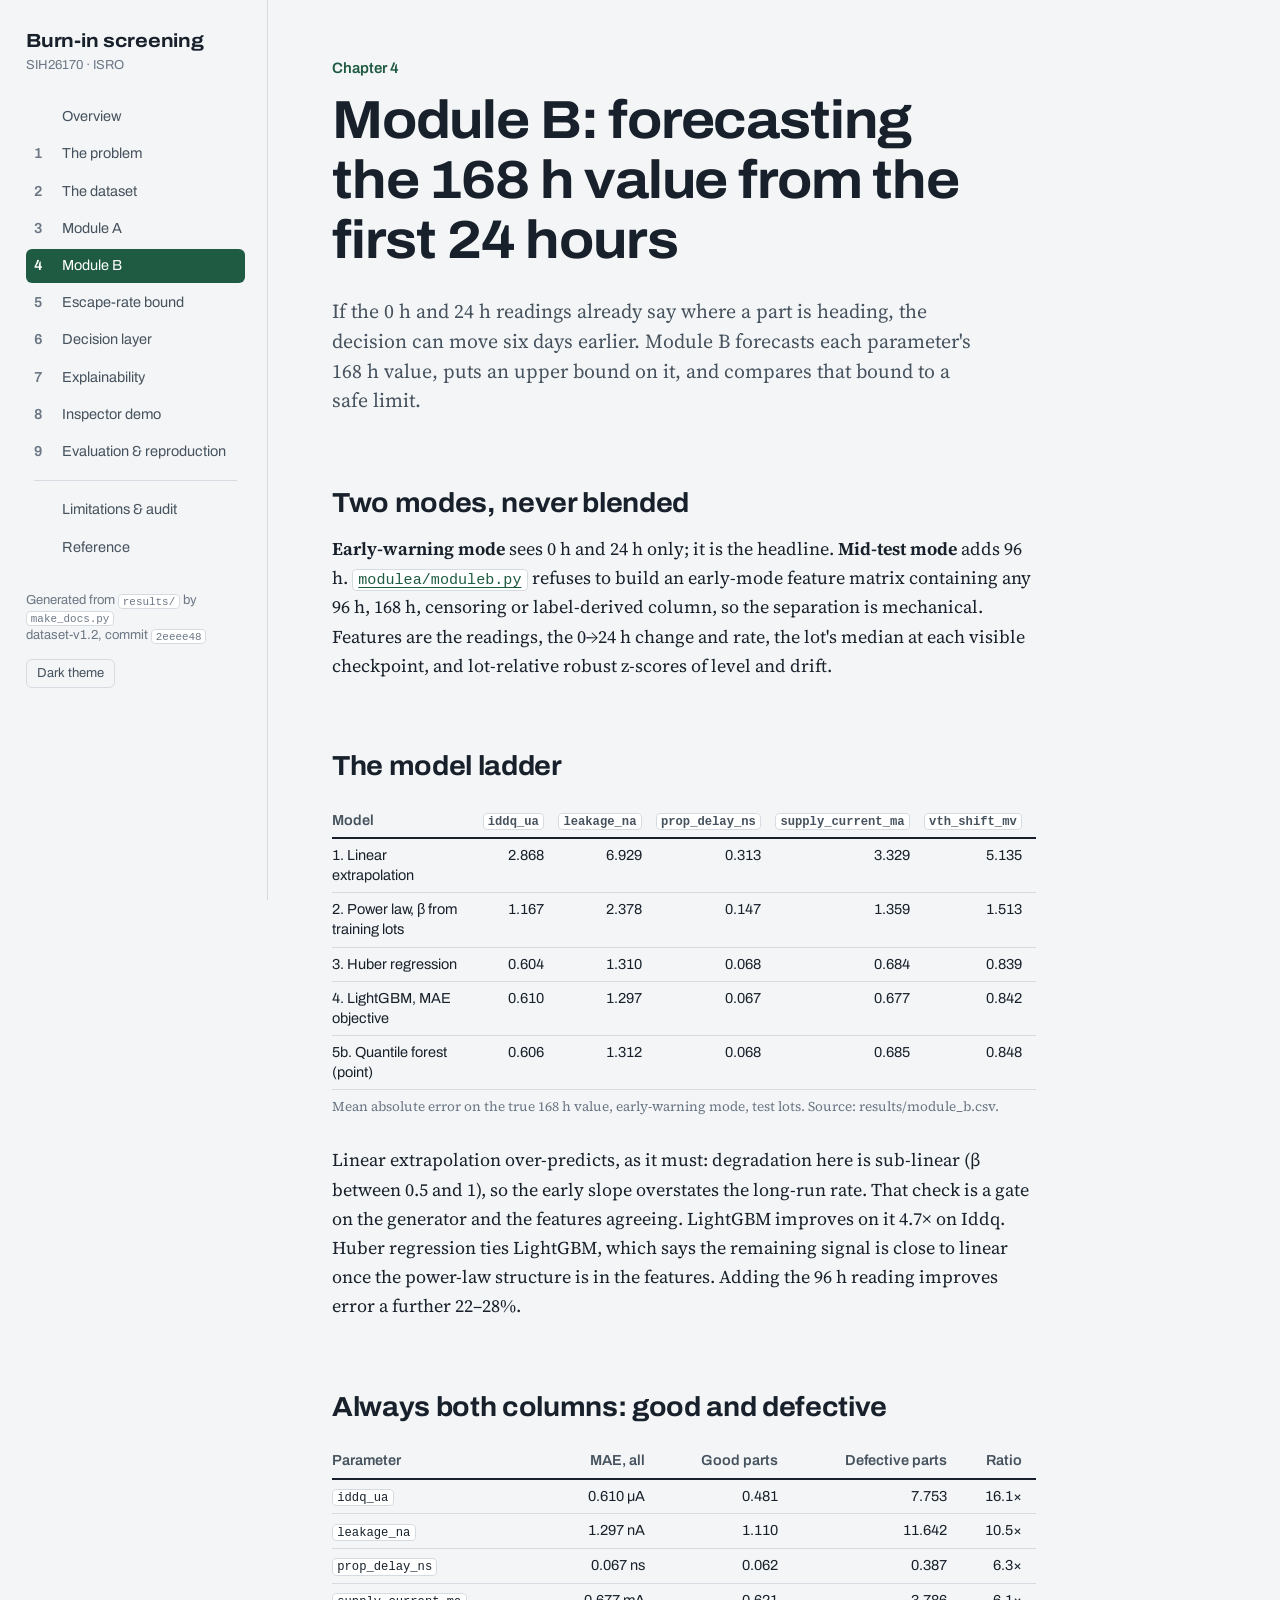
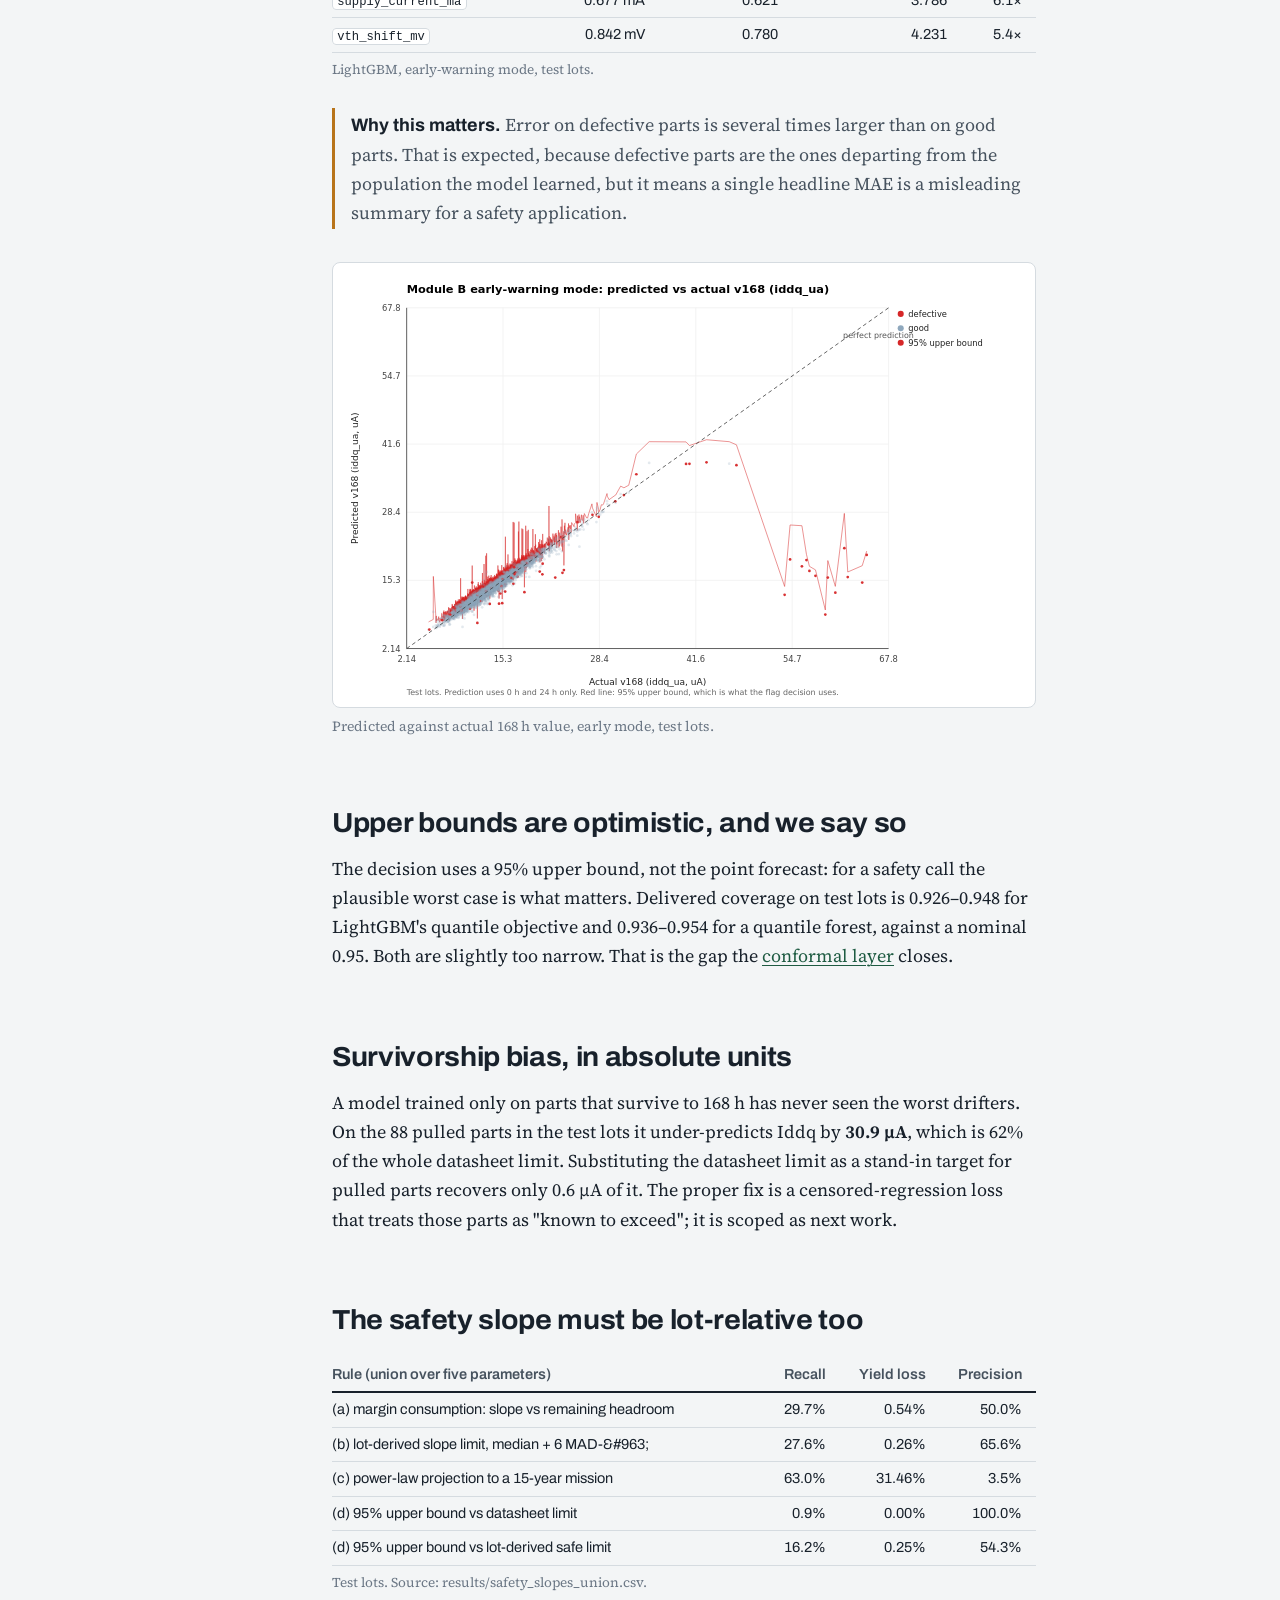
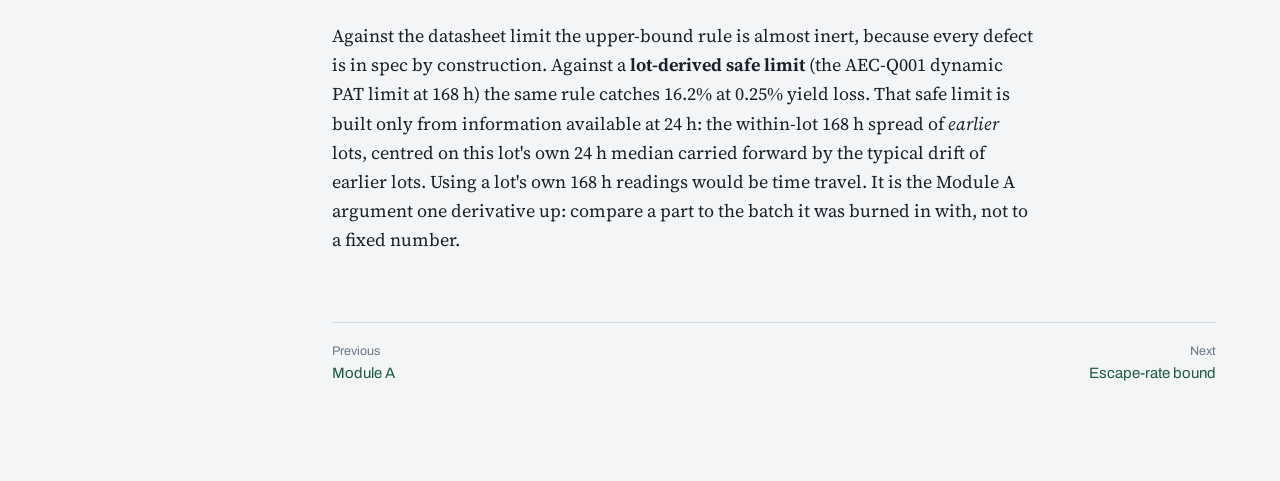
<file: docs/module-b.html>
<!doctype html>
<html lang="en">
<head>
<meta charset="utf-8">
<meta name="viewport" content="width=device-width,initial-scale=1">
<title>Module B | Burn-in screening</title>
<meta name="description" content="Module B: forecasting the 168 h value from the first 24 h">
<link rel="icon" href="data:image/svg+xml,%3Csvg xmlns='http://www.w3.org/2000/svg' viewBox='0 0 16 16'%3E%3Crect width='16' height='16' rx='3' fill='%231E5B42'/%3E%3Cg fill='%23DCEBE3'%3E%3Crect x='3' y='3' width='4' height='4'/%3E%3Crect x='9' y='3' width='4' height='4'/%3E%3Crect x='3' y='9' width='4' height='4'/%3E%3C/g%3E%3Crect x='9' y='9' width='4' height='4' fill='%23E0A24E'/%3E%3C/svg%3E">
<link rel="preconnect" href="https://fonts.googleapis.com"><link rel="preconnect" href="https://fonts.gstatic.com" crossorigin><link href="https://fonts.googleapis.com/css2?family=Archivo:wdth,wght@100..125,400..800&family=Source+Serif+4:ital,opsz,wght@0,8..60,400..700;1,8..60,400..600&display=swap" rel="stylesheet">
<link rel="stylesheet" href="assets/site.css">
</head>
<body>
<a class="skip" href="#main">Skip to content</a>
<div class="frame">
<aside class="rail">
  <a class="brand" href="index.html"><b>Burn-in screening</b><span>SIH26170 &middot; ISRO</span></a>
  <button class="menu" id="menu" aria-expanded="false" aria-controls="chapters">Chapters</button>
  <nav id="chapters" aria-label="Chapters"><ol><li><a href="index.html"><span class="n"></span><span>Overview</span></a></li><li><a href="problem.html"><span class="n">1</span><span>The problem</span></a></li><li><a href="dataset.html"><span class="n">2</span><span>The dataset</span></a></li><li><a href="module-a.html"><span class="n">3</span><span>Module A</span></a></li><li><a href="module-b.html" aria-current="page"><span class="n">4</span><span>Module B</span></a></li><li><a href="guarantee.html"><span class="n">5</span><span>Escape-rate bound</span></a></li><li><a href="decisions.html"><span class="n">6</span><span>Decision layer</span></a></li><li><a href="explainability.html"><span class="n">7</span><span>Explainability</span></a></li><li><a href="demo.html"><span class="n">8</span><span>Inspector demo</span></a></li><li><a href="method.html"><span class="n">9</span><span>Evaluation &amp; reproduction</span></a></li><li aria-hidden="true"><div class="sep"></div></li><li><a href="limitations.html"><span class="n"></span><span>Limitations &amp; audit</span></a></li><li><a href="reference.html"><span class="n"></span><span>Reference</span></a></li></ol>
  <div class="foot">Generated from <code>results/</code> by <code>make_docs.py</code><br>
  dataset-v1.2, commit <code>2eeee48</code><br>
  <button class="theme" id="theme" type="button">Dark theme</button></div></nav>
</aside>
<main id="main">

<p class="chapter">Chapter 4</p>
<h1>Module B: forecasting the 168 h value from the first 24 hours</h1>
<div class="col">
<p class="lede">If the 0 h and 24 h readings already say where a part is heading, the decision
can move six days earlier. Module B forecasts each parameter's 168 h value, puts an upper bound
on it, and compares that bound to a safe limit.</p>

<h2>Two modes, never blended</h2>
<p><strong>Early-warning mode</strong> sees 0 h and 24 h only; it is the headline. <strong>Mid-test
mode</strong> adds 96 h. <a href="https://github.com/Mihir1107/Aabhas/blob/main/modulea/moduleb.py"><code>modulea/moduleb.py</code></a> refuses to build an early-mode feature matrix
containing any 96 h, 168 h, censoring or label-derived column, so the separation is mechanical.
Features are the readings, the 0&#8594;24 h change and rate, the lot's median at each visible
checkpoint, and lot-relative robust z-scores of level and drift.</p>

<h2>The model ladder</h2>
<div class="tbl"><table><caption>Mean absolute error on the true 168 h value, early-warning mode, test lots. Source: results/module_b.csv.</caption><thead><tr><th>Model</th><th class="num"><code>iddq_ua</code></th><th class="num"><code>leakage_na</code></th><th class="num"><code>prop_delay_ns</code></th><th class="num"><code>supply_current_ma</code></th><th class="num"><code>vth_shift_mv</code></th></tr></thead><tbody><tr><td>1. Linear extrapolation</td><td class="num">2.868</td><td class="num">6.929</td><td class="num">0.313</td><td class="num">3.329</td><td class="num">5.135</td></tr><tr><td>2. Power law, &#946; from training lots</td><td class="num">1.167</td><td class="num">2.378</td><td class="num">0.147</td><td class="num">1.359</td><td class="num">1.513</td></tr><tr><td>3. Huber regression</td><td class="num">0.604</td><td class="num">1.310</td><td class="num">0.068</td><td class="num">0.684</td><td class="num">0.839</td></tr><tr><td>4. LightGBM, MAE objective</td><td class="num">0.610</td><td class="num">1.297</td><td class="num">0.067</td><td class="num">0.677</td><td class="num">0.842</td></tr><tr><td>5b. Quantile forest (point)</td><td class="num">0.606</td><td class="num">1.312</td><td class="num">0.068</td><td class="num">0.685</td><td class="num">0.848</td></tr></tbody></table></div>
<p>Linear extrapolation over-predicts, as it must: degradation here is sub-linear
(&#946; between 0.5 and 1), so the early slope overstates the long-run rate. That check is a gate on
the generator and the features agreeing. LightGBM improves on it 4.7&#215; on Iddq. Huber
regression ties LightGBM, which says the remaining signal is close to linear once the power-law
structure is in the features. Adding the 96 h reading improves error a further
22&#8211;28%.</p>

<h2>Always both columns: good and defective</h2>
<div class="tbl"><table><caption>LightGBM, early-warning mode, test lots.</caption><thead><tr><th>Parameter</th><th class="num">MAE, all</th><th class="num">Good parts</th><th class="num">Defective parts</th><th class="num">Ratio</th></tr></thead><tbody><tr><td><code>iddq_ua</code></td><td class="num">0.610 &#181;A</td><td class="num">0.481</td><td class="num">7.753</td><td class="num">16.1&#215;</td></tr><tr><td><code>leakage_na</code></td><td class="num">1.297 nA</td><td class="num">1.110</td><td class="num">11.642</td><td class="num">10.5&#215;</td></tr><tr><td><code>prop_delay_ns</code></td><td class="num">0.067 ns</td><td class="num">0.062</td><td class="num">0.387</td><td class="num">6.3&#215;</td></tr><tr><td><code>supply_current_ma</code></td><td class="num">0.677 mA</td><td class="num">0.621</td><td class="num">3.786</td><td class="num">6.1&#215;</td></tr><tr><td><code>vth_shift_mv</code></td><td class="num">0.842 mV</td><td class="num">0.780</td><td class="num">4.231</td><td class="num">5.4&#215;</td></tr></tbody></table></div>
<div class="note heat"><b>Why this matters.</b> Error on defective parts is several times larger than on good parts. That is expected, because defective parts are the ones departing from the population the model learned, but it means a single headline MAE is a misleading summary for a safety application.</div>
<figure><div class="plate"><img src="assets/fig/fig6_pred_vs_actual.svg" alt="Predicted versus actual 168 h values" loading="lazy"></div><figcaption>Predicted against actual 168 h value, early mode, test lots.</figcaption></figure>

<h2>Upper bounds are optimistic, and we say so</h2>
<p>The decision uses a 95% upper bound, not the point forecast: for a safety call the plausible worst
case is what matters. Delivered coverage on test lots is 0.926&#8211;0.948
for LightGBM's quantile objective and 0.936&#8211;0.954
for a quantile forest, against a nominal 0.95. Both are slightly too narrow. That is the gap the
<a href="guarantee.html">conformal layer</a> closes.</p>

<h2>Survivorship bias, in absolute units</h2>
<p>A model trained only on parts that survive to 168 h has never seen the worst drifters. On the
88 pulled parts in the test lots it under-predicts Iddq by
<strong>30.9 &#181;A</strong>, which is
62% of the whole datasheet limit.
Substituting the datasheet limit as a stand-in target for pulled parts recovers only
0.6 &#181;A of it. The proper fix is a
censored-regression loss that treats those parts as "known to exceed"; it is scoped as next work.</p>

<h2>The safety slope must be lot-relative too</h2>
<div class="tbl"><table><caption>Test lots. Source: results/safety_slopes_union.csv.</caption><thead><tr><th>Rule (union over five parameters)</th><th class="num">Recall</th><th class="num">Yield loss</th><th class="num">Precision</th></tr></thead><tbody><tr><td>(a) margin consumption: slope vs remaining headroom</td><td class="num">29.7%</td><td class="num">0.54%</td><td class="num">50.0%</td></tr><tr><td>(b) lot-derived slope limit, median + 6 MAD-&amp;#963;</td><td class="num">27.6%</td><td class="num">0.26%</td><td class="num">65.6%</td></tr><tr><td>(c) power-law projection to a 15-year mission</td><td class="num">63.0%</td><td class="num">31.46%</td><td class="num">3.5%</td></tr><tr><td>(d) 95% upper bound vs datasheet limit</td><td class="num">0.9%</td><td class="num">0.00%</td><td class="num">100.0%</td></tr><tr><td>(d) 95% upper bound vs lot-derived safe limit</td><td class="num">16.2%</td><td class="num">0.25%</td><td class="num">54.3%</td></tr></tbody></table></div>
<p>Against the datasheet limit the upper-bound rule is almost inert, because every defect is in
spec by construction. Against a <strong>lot-derived safe limit</strong> (the AEC-Q001 dynamic PAT
limit at 168 h) the same rule catches 16.2% at
0.25% yield loss. That safe limit is built only from
information available at 24 h: the within-lot 168 h spread of <em>earlier</em> lots, centred on this
lot's own 24 h median carried forward by the typical drift of earlier lots. Using a lot's own 168 h
readings would be time travel. It is the Module A argument one derivative up: compare a part to
the batch it was burned in with, not to a fixed number.</p>
</div>

<nav class="pager" aria-label="Chapter"><a href="module-a.html"><small>Previous</small>Module A</a><a class="next" href="guarantee.html"><small>Next</small>Escape-rate bound</a></nav>
</main>
</div>
<script>
(function(){
  var r=document.documentElement,b=document.getElementById('theme');
  try{var s=localStorage.getItem('theme'); if(s) r.setAttribute('data-theme',s);}catch(e){}
  function label(){var d=r.getAttribute('data-theme')||(matchMedia('(prefers-color-scheme: dark)').matches?'dark':'light');
    if(b) b.textContent=d==='dark'?'Light theme':'Dark theme';}
  if(b){b.onclick=function(){var d=r.getAttribute('data-theme')||(matchMedia('(prefers-color-scheme: dark)').matches?'dark':'light');
    d=d==='dark'?'light':'dark'; r.setAttribute('data-theme',d); try{localStorage.setItem('theme',d)}catch(e){} label();};}
  label();
  var m=document.getElementById('menu'),rail=document.querySelector('.rail');
  if(m) m.onclick=function(){var o=rail.classList.toggle('open'); m.setAttribute('aria-expanded',o);};
})();
</script>
</body>
</html>
</file>
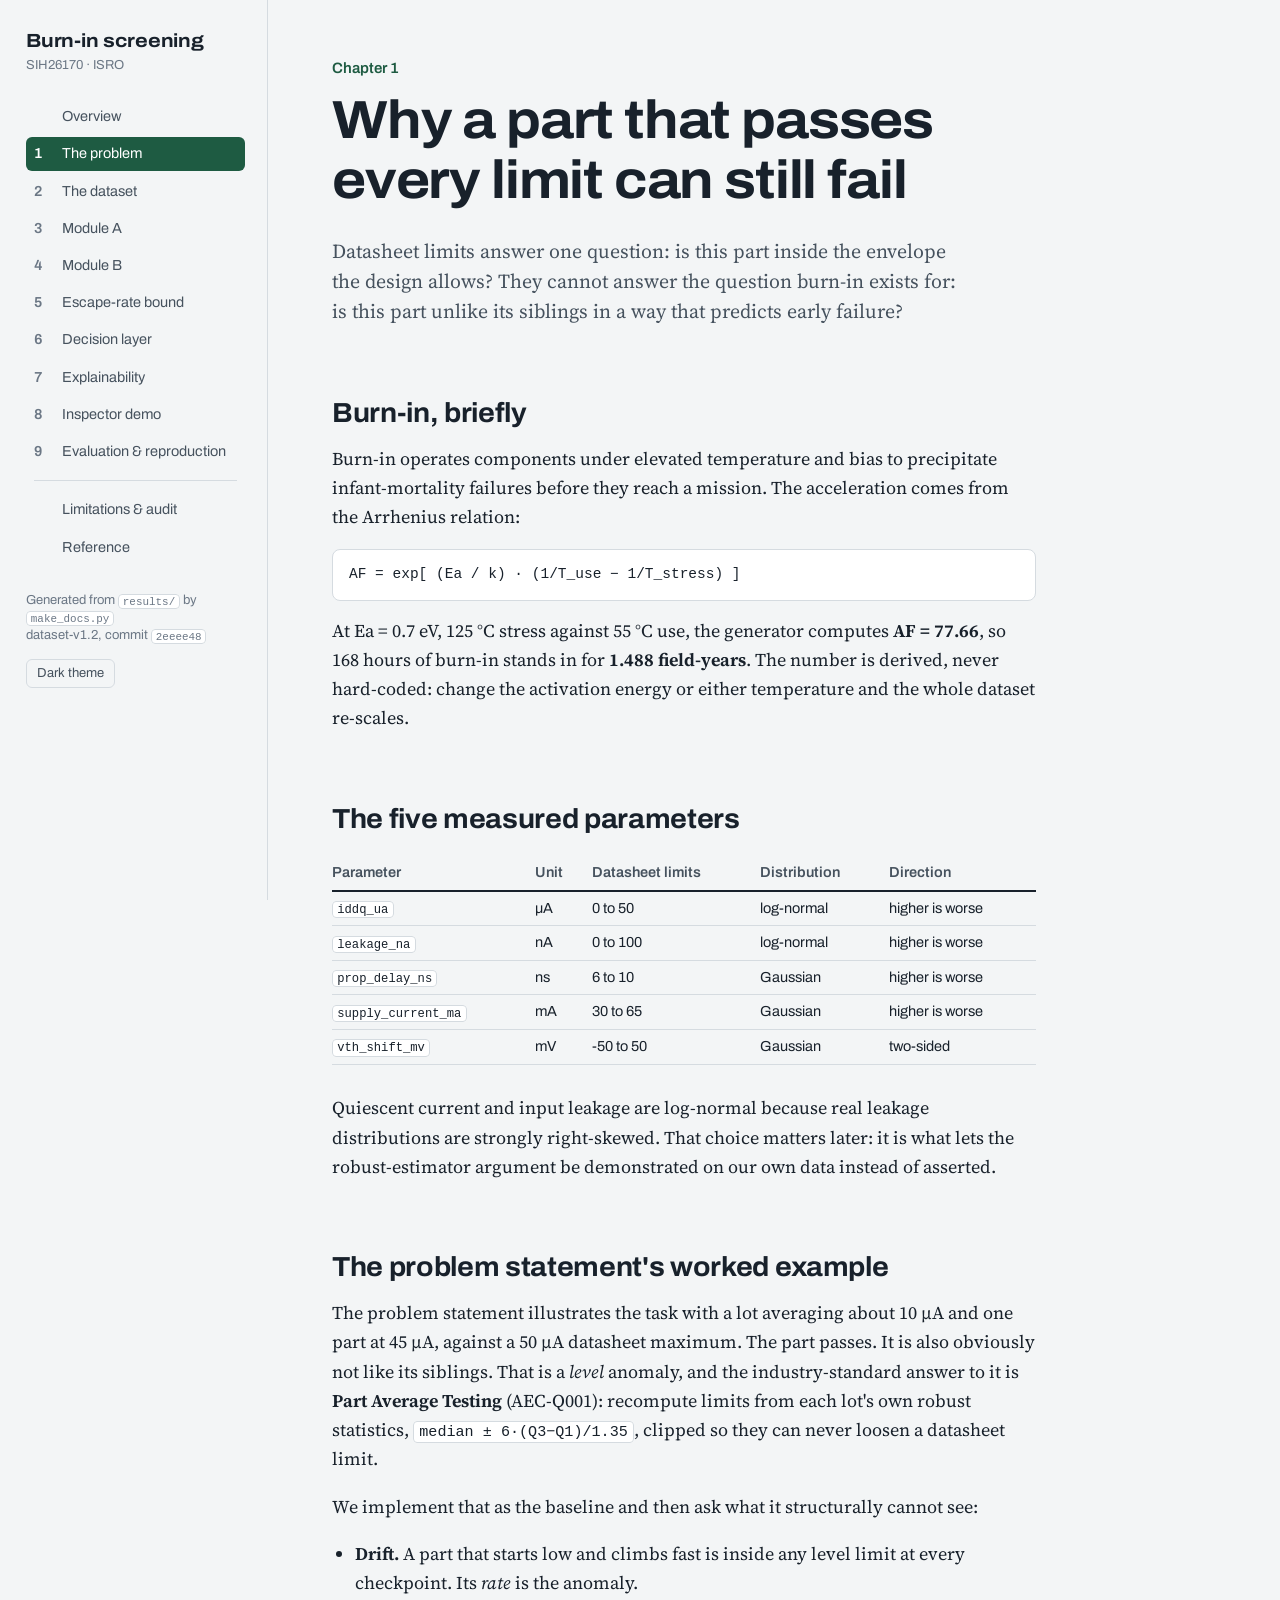
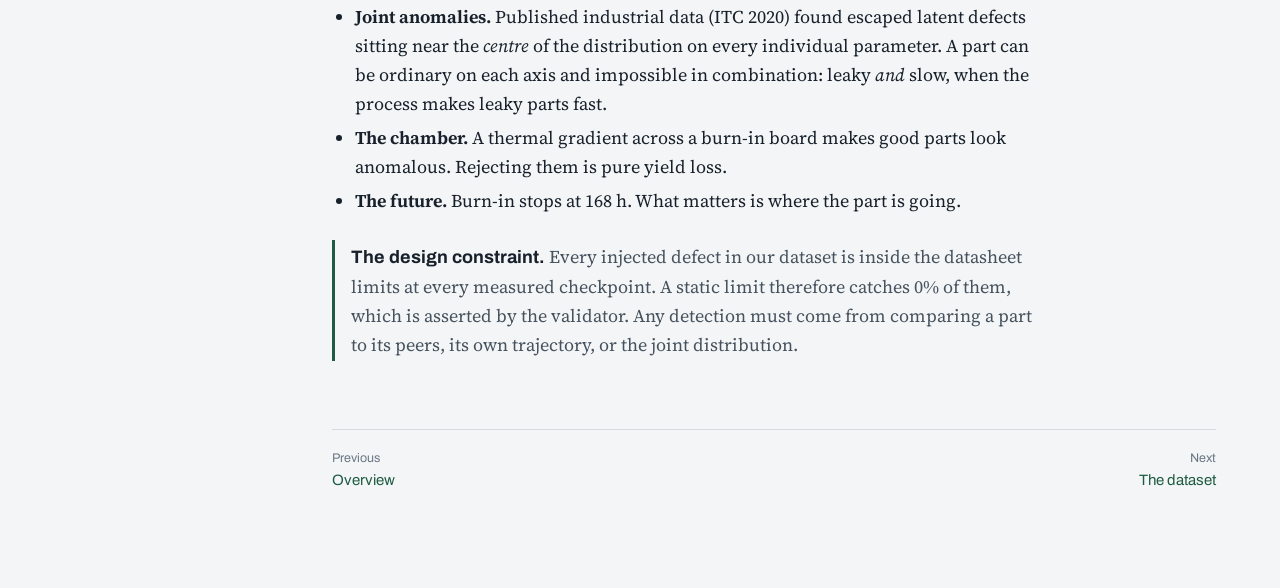
<file: docs/problem.html>
<!doctype html>
<html lang="en">
<head>
<meta charset="utf-8">
<meta name="viewport" content="width=device-width,initial-scale=1">
<title>The problem | Burn-in screening</title>
<meta name="description" content="Why a part that passes every limit can still fail">
<link rel="icon" href="data:image/svg+xml,%3Csvg xmlns='http://www.w3.org/2000/svg' viewBox='0 0 16 16'%3E%3Crect width='16' height='16' rx='3' fill='%231E5B42'/%3E%3Cg fill='%23DCEBE3'%3E%3Crect x='3' y='3' width='4' height='4'/%3E%3Crect x='9' y='3' width='4' height='4'/%3E%3Crect x='3' y='9' width='4' height='4'/%3E%3C/g%3E%3Crect x='9' y='9' width='4' height='4' fill='%23E0A24E'/%3E%3C/svg%3E">
<link rel="preconnect" href="https://fonts.googleapis.com"><link rel="preconnect" href="https://fonts.gstatic.com" crossorigin><link href="https://fonts.googleapis.com/css2?family=Archivo:wdth,wght@100..125,400..800&family=Source+Serif+4:ital,opsz,wght@0,8..60,400..700;1,8..60,400..600&display=swap" rel="stylesheet">
<link rel="stylesheet" href="assets/site.css">
</head>
<body>
<a class="skip" href="#main">Skip to content</a>
<div class="frame">
<aside class="rail">
  <a class="brand" href="index.html"><b>Burn-in screening</b><span>SIH26170 &middot; ISRO</span></a>
  <button class="menu" id="menu" aria-expanded="false" aria-controls="chapters">Chapters</button>
  <nav id="chapters" aria-label="Chapters"><ol><li><a href="index.html"><span class="n"></span><span>Overview</span></a></li><li><a href="problem.html" aria-current="page"><span class="n">1</span><span>The problem</span></a></li><li><a href="dataset.html"><span class="n">2</span><span>The dataset</span></a></li><li><a href="module-a.html"><span class="n">3</span><span>Module A</span></a></li><li><a href="module-b.html"><span class="n">4</span><span>Module B</span></a></li><li><a href="guarantee.html"><span class="n">5</span><span>Escape-rate bound</span></a></li><li><a href="decisions.html"><span class="n">6</span><span>Decision layer</span></a></li><li><a href="explainability.html"><span class="n">7</span><span>Explainability</span></a></li><li><a href="demo.html"><span class="n">8</span><span>Inspector demo</span></a></li><li><a href="method.html"><span class="n">9</span><span>Evaluation &amp; reproduction</span></a></li><li aria-hidden="true"><div class="sep"></div></li><li><a href="limitations.html"><span class="n"></span><span>Limitations &amp; audit</span></a></li><li><a href="reference.html"><span class="n"></span><span>Reference</span></a></li></ol>
  <div class="foot">Generated from <code>results/</code> by <code>make_docs.py</code><br>
  dataset-v1.2, commit <code>2eeee48</code><br>
  <button class="theme" id="theme" type="button">Dark theme</button></div></nav>
</aside>
<main id="main">

<p class="chapter">Chapter 1</p>
<h1>Why a part that passes every limit can still fail</h1>
<div class="col">
<p class="lede">Datasheet limits answer one question: is this part inside the envelope the
design allows? They cannot answer the question burn-in exists for: is this part unlike its
siblings in a way that predicts early failure?</p>

<h2>Burn-in, briefly</h2>
<p>Burn-in operates components under elevated temperature and bias to precipitate infant-mortality
failures before they reach a mission. The acceleration comes from the Arrhenius relation:</p>
<pre><code>AF = exp[ (Ea / k) &#183; (1/T_use &#8722; 1/T_stress) ]</code></pre>
<p>At Ea = 0.7 eV, 125 &#176;C stress against 55 &#176;C use, the
generator computes <strong>AF = 77.66</strong>, so 168 hours of burn-in stands in for
<strong>1.488 field-years</strong>. The number is derived, never hard-coded: change
the activation energy or either temperature and the whole dataset re-scales.</p>

<h2>The five measured parameters</h2>
<div class="tbl"><table><thead><tr><th>Parameter</th><th>Unit</th><th>Datasheet limits</th><th>Distribution</th><th>Direction</th></tr></thead><tbody><tr><td><code>iddq_ua</code></td><td>&#181;A</td><td>0 to 50</td><td>log-normal</td><td>higher is worse</td></tr><tr><td><code>leakage_na</code></td><td>nA</td><td>0 to 100</td><td>log-normal</td><td>higher is worse</td></tr><tr><td><code>prop_delay_ns</code></td><td>ns</td><td>6 to 10</td><td>Gaussian</td><td>higher is worse</td></tr><tr><td><code>supply_current_ma</code></td><td>mA</td><td>30 to 65</td><td>Gaussian</td><td>higher is worse</td></tr><tr><td><code>vth_shift_mv</code></td><td>mV</td><td>-50 to 50</td><td>Gaussian</td><td>two-sided</td></tr></tbody></table></div>
<p>Quiescent current and input leakage are log-normal because real leakage distributions are
strongly right-skewed. That choice matters later: it is what lets the robust-estimator argument be
demonstrated on our own data instead of asserted.</p>

<h2>The problem statement's worked example</h2>
<p>The problem statement illustrates the task with a lot averaging about 10 &#181;A and one part at
45 &#181;A, against a 50 &#181;A datasheet maximum. The part passes. It is also obviously not like
its siblings. That is a <em>level</em> anomaly, and the industry-standard answer to it is
<strong>Part Average Testing</strong> (AEC-Q001): recompute limits from each lot's own robust
statistics, <code>median &#177; 6&#183;(Q3&#8722;Q1)/1.35</code>, clipped so they can never loosen
a datasheet limit.</p>
<p>We implement that as the baseline and then ask what it structurally cannot see:</p>
<ul>
<li><strong>Drift.</strong> A part that starts low and climbs fast is inside any level limit at
every checkpoint. Its <em>rate</em> is the anomaly.</li>
<li><strong>Joint anomalies.</strong> Published industrial data (ITC 2020) found escaped latent
defects sitting near the <em>centre</em> of the distribution on every individual parameter. A
part can be ordinary on each axis and impossible in combination: leaky <em>and</em> slow, when
the process makes leaky parts fast.</li>
<li><strong>The chamber.</strong> A thermal gradient across a burn-in board makes good parts look
anomalous. Rejecting them is pure yield loss.</li>
<li><strong>The future.</strong> Burn-in stops at 168 h. What matters is where the part is going.</li>
</ul>
<div class="note mask"><b>The design constraint.</b> Every injected defect in our dataset is inside the datasheet limits at every measured checkpoint. A static limit therefore catches 0% of them, which is asserted by the validator. Any detection must come from comparing a part to its peers, its own trajectory, or the joint distribution.</div>
</div>

<nav class="pager" aria-label="Chapter"><a href="index.html"><small>Previous</small>Overview</a><a class="next" href="dataset.html"><small>Next</small>The dataset</a></nav>
</main>
</div>
<script>
(function(){
  var r=document.documentElement,b=document.getElementById('theme');
  try{var s=localStorage.getItem('theme'); if(s) r.setAttribute('data-theme',s);}catch(e){}
  function label(){var d=r.getAttribute('data-theme')||(matchMedia('(prefers-color-scheme: dark)').matches?'dark':'light');
    if(b) b.textContent=d==='dark'?'Light theme':'Dark theme';}
  if(b){b.onclick=function(){var d=r.getAttribute('data-theme')||(matchMedia('(prefers-color-scheme: dark)').matches?'dark':'light');
    d=d==='dark'?'light':'dark'; r.setAttribute('data-theme',d); try{localStorage.setItem('theme',d)}catch(e){} label();};}
  label();
  var m=document.getElementById('menu'),rail=document.querySelector('.rail');
  if(m) m.onclick=function(){var o=rail.classList.toggle('open'); m.setAttribute('aria-expanded',o);};
})();
</script>
</body>
</html>
</file>
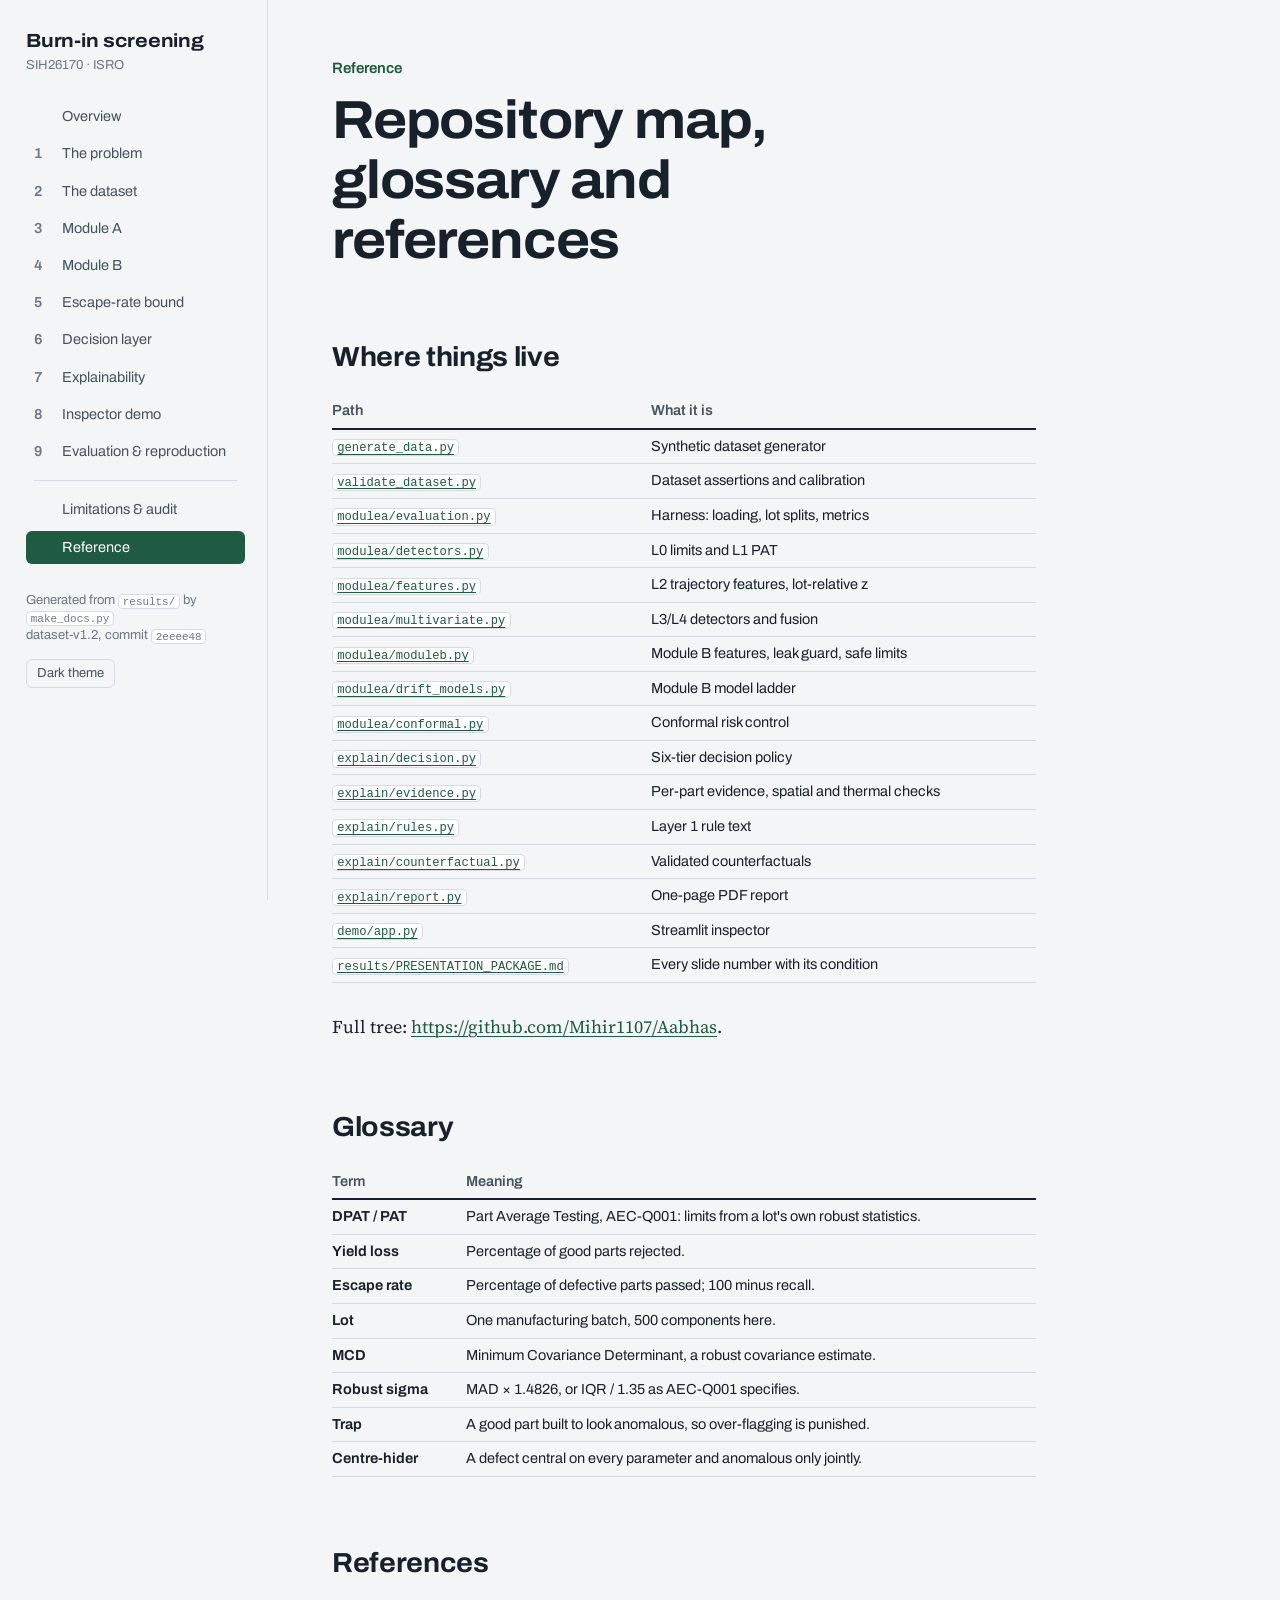
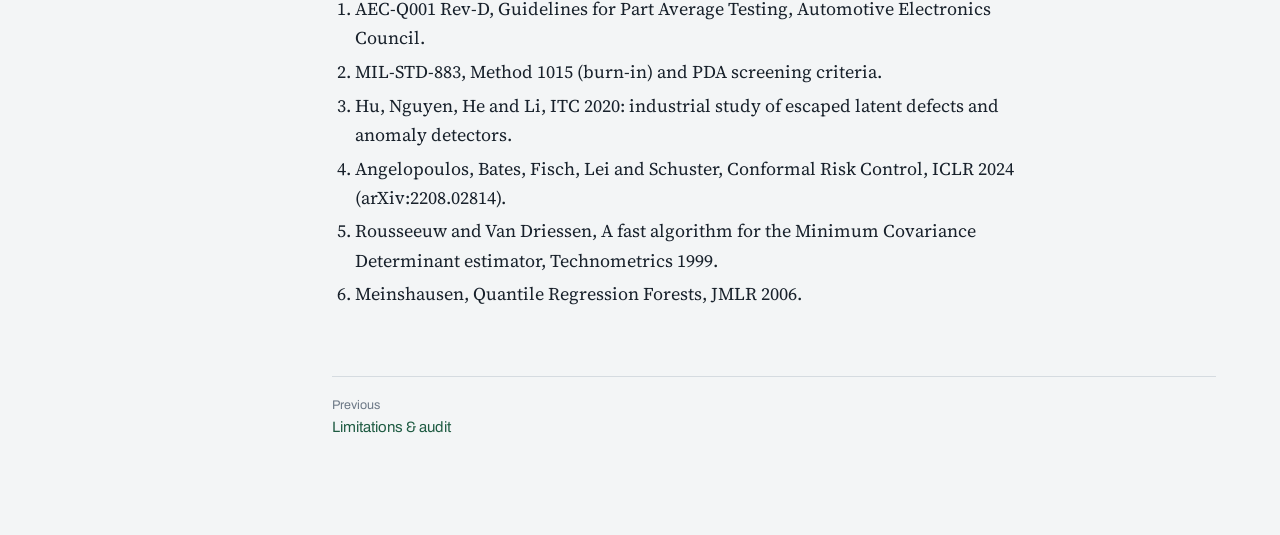
<file: docs/reference.html>
<!doctype html>
<html lang="en">
<head>
<meta charset="utf-8">
<meta name="viewport" content="width=device-width,initial-scale=1">
<title>Reference | Burn-in screening</title>
<meta name="description" content="Repository map, glossary and references">
<link rel="icon" href="data:image/svg+xml,%3Csvg xmlns='http://www.w3.org/2000/svg' viewBox='0 0 16 16'%3E%3Crect width='16' height='16' rx='3' fill='%231E5B42'/%3E%3Cg fill='%23DCEBE3'%3E%3Crect x='3' y='3' width='4' height='4'/%3E%3Crect x='9' y='3' width='4' height='4'/%3E%3Crect x='3' y='9' width='4' height='4'/%3E%3C/g%3E%3Crect x='9' y='9' width='4' height='4' fill='%23E0A24E'/%3E%3C/svg%3E">
<link rel="preconnect" href="https://fonts.googleapis.com"><link rel="preconnect" href="https://fonts.gstatic.com" crossorigin><link href="https://fonts.googleapis.com/css2?family=Archivo:wdth,wght@100..125,400..800&family=Source+Serif+4:ital,opsz,wght@0,8..60,400..700;1,8..60,400..600&display=swap" rel="stylesheet">
<link rel="stylesheet" href="assets/site.css">
</head>
<body>
<a class="skip" href="#main">Skip to content</a>
<div class="frame">
<aside class="rail">
  <a class="brand" href="index.html"><b>Burn-in screening</b><span>SIH26170 &middot; ISRO</span></a>
  <button class="menu" id="menu" aria-expanded="false" aria-controls="chapters">Chapters</button>
  <nav id="chapters" aria-label="Chapters"><ol><li><a href="index.html"><span class="n"></span><span>Overview</span></a></li><li><a href="problem.html"><span class="n">1</span><span>The problem</span></a></li><li><a href="dataset.html"><span class="n">2</span><span>The dataset</span></a></li><li><a href="module-a.html"><span class="n">3</span><span>Module A</span></a></li><li><a href="module-b.html"><span class="n">4</span><span>Module B</span></a></li><li><a href="guarantee.html"><span class="n">5</span><span>Escape-rate bound</span></a></li><li><a href="decisions.html"><span class="n">6</span><span>Decision layer</span></a></li><li><a href="explainability.html"><span class="n">7</span><span>Explainability</span></a></li><li><a href="demo.html"><span class="n">8</span><span>Inspector demo</span></a></li><li><a href="method.html"><span class="n">9</span><span>Evaluation &amp; reproduction</span></a></li><li aria-hidden="true"><div class="sep"></div></li><li><a href="limitations.html"><span class="n"></span><span>Limitations &amp; audit</span></a></li><li><a href="reference.html" aria-current="page"><span class="n"></span><span>Reference</span></a></li></ol>
  <div class="foot">Generated from <code>results/</code> by <code>make_docs.py</code><br>
  dataset-v1.2, commit <code>2eeee48</code><br>
  <button class="theme" id="theme" type="button">Dark theme</button></div></nav>
</aside>
<main id="main">

<p class="chapter">Reference</p>
<h1>Repository map, glossary and references</h1>
<div class="col">
<h2>Where things live</h2>
<div class="tbl"><table><thead><tr><th>Path</th><th>What it is</th></tr></thead><tbody><tr><td><a href="https://github.com/Mihir1107/Aabhas/blob/main/generate_data.py"><code>generate_data.py</code></a></td><td>Synthetic dataset generator</td></tr><tr><td><a href="https://github.com/Mihir1107/Aabhas/blob/main/validate_dataset.py"><code>validate_dataset.py</code></a></td><td>Dataset assertions and calibration</td></tr><tr><td><a href="https://github.com/Mihir1107/Aabhas/blob/main/modulea/evaluation.py"><code>modulea/evaluation.py</code></a></td><td>Harness: loading, lot splits, metrics</td></tr><tr><td><a href="https://github.com/Mihir1107/Aabhas/blob/main/modulea/detectors.py"><code>modulea/detectors.py</code></a></td><td>L0 limits and L1 PAT</td></tr><tr><td><a href="https://github.com/Mihir1107/Aabhas/blob/main/modulea/features.py"><code>modulea/features.py</code></a></td><td>L2 trajectory features, lot-relative z</td></tr><tr><td><a href="https://github.com/Mihir1107/Aabhas/blob/main/modulea/multivariate.py"><code>modulea/multivariate.py</code></a></td><td>L3/L4 detectors and fusion</td></tr><tr><td><a href="https://github.com/Mihir1107/Aabhas/blob/main/modulea/moduleb.py"><code>modulea/moduleb.py</code></a></td><td>Module B features, leak guard, safe limits</td></tr><tr><td><a href="https://github.com/Mihir1107/Aabhas/blob/main/modulea/drift_models.py"><code>modulea/drift_models.py</code></a></td><td>Module B model ladder</td></tr><tr><td><a href="https://github.com/Mihir1107/Aabhas/blob/main/modulea/conformal.py"><code>modulea/conformal.py</code></a></td><td>Conformal risk control</td></tr><tr><td><a href="https://github.com/Mihir1107/Aabhas/blob/main/explain/decision.py"><code>explain/decision.py</code></a></td><td>Six-tier decision policy</td></tr><tr><td><a href="https://github.com/Mihir1107/Aabhas/blob/main/explain/evidence.py"><code>explain/evidence.py</code></a></td><td>Per-part evidence, spatial and thermal checks</td></tr><tr><td><a href="https://github.com/Mihir1107/Aabhas/blob/main/explain/rules.py"><code>explain/rules.py</code></a></td><td>Layer 1 rule text</td></tr><tr><td><a href="https://github.com/Mihir1107/Aabhas/blob/main/explain/counterfactual.py"><code>explain/counterfactual.py</code></a></td><td>Validated counterfactuals</td></tr><tr><td><a href="https://github.com/Mihir1107/Aabhas/blob/main/explain/report.py"><code>explain/report.py</code></a></td><td>One-page PDF report</td></tr><tr><td><a href="https://github.com/Mihir1107/Aabhas/blob/main/demo/app.py"><code>demo/app.py</code></a></td><td>Streamlit inspector</td></tr><tr><td><a href="https://github.com/Mihir1107/Aabhas/blob/main/results/PRESENTATION_PACKAGE.md"><code>results/PRESENTATION_PACKAGE.md</code></a></td><td>Every slide number with its condition</td></tr></tbody></table></div>
<p>Full tree: <a href="https://github.com/Mihir1107/Aabhas/tree/main">https://github.com/Mihir1107/Aabhas</a>.</p>
<h2>Glossary</h2>
<div class="tbl"><table><thead><tr><th>Term</th><th>Meaning</th></tr></thead><tbody><tr><td><strong>DPAT / PAT</strong></td><td>Part Average Testing, AEC-Q001: limits from a lot's own robust statistics.</td></tr><tr><td><strong>Yield loss</strong></td><td>Percentage of good parts rejected.</td></tr><tr><td><strong>Escape rate</strong></td><td>Percentage of defective parts passed; 100 minus recall.</td></tr><tr><td><strong>Lot</strong></td><td>One manufacturing batch, 500 components here.</td></tr><tr><td><strong>MCD</strong></td><td>Minimum Covariance Determinant, a robust covariance estimate.</td></tr><tr><td><strong>Robust sigma</strong></td><td>MAD &#215; 1.4826, or IQR / 1.35 as AEC-Q001 specifies.</td></tr><tr><td><strong>Trap</strong></td><td>A good part built to look anomalous, so over-flagging is punished.</td></tr><tr><td><strong>Centre-hider</strong></td><td>A defect central on every parameter and anomalous only jointly.</td></tr></tbody></table></div>
<h2>References</h2>
<ol><li>AEC-Q001 Rev-D, Guidelines for Part Average Testing, Automotive Electronics Council.</li><li>MIL-STD-883, Method 1015 (burn-in) and PDA screening criteria.</li><li>Hu, Nguyen, He and Li, ITC 2020: industrial study of escaped latent defects and anomaly detectors.</li><li>Angelopoulos, Bates, Fisch, Lei and Schuster, Conformal Risk Control, ICLR 2024 (arXiv:2208.02814).</li><li>Rousseeuw and Van Driessen, A fast algorithm for the Minimum Covariance Determinant estimator, Technometrics 1999.</li><li>Meinshausen, Quantile Regression Forests, JMLR 2006.</li></ol>
</div>

<nav class="pager" aria-label="Chapter"><a href="limitations.html"><small>Previous</small>Limitations &amp; audit</a></nav>
</main>
</div>
<script>
(function(){
  var r=document.documentElement,b=document.getElementById('theme');
  try{var s=localStorage.getItem('theme'); if(s) r.setAttribute('data-theme',s);}catch(e){}
  function label(){var d=r.getAttribute('data-theme')||(matchMedia('(prefers-color-scheme: dark)').matches?'dark':'light');
    if(b) b.textContent=d==='dark'?'Light theme':'Dark theme';}
  if(b){b.onclick=function(){var d=r.getAttribute('data-theme')||(matchMedia('(prefers-color-scheme: dark)').matches?'dark':'light');
    d=d==='dark'?'light':'dark'; r.setAttribute('data-theme',d); try{localStorage.setItem('theme',d)}catch(e){} label();};}
  label();
  var m=document.getElementById('menu'),rail=document.querySelector('.rail');
  if(m) m.onclick=function(){var o=rail.classList.toggle('open'); m.setAttribute('aria-expanded',o);};
})();
</script>
</body>
</html>
</file>
<file: docs/assets/site.css>
:root{
  --bg:#F3F5F6; --panel:#FFFFFF; --ink:#18212B; --ink2:#46525E; --mute:#6B7785;
  --rule:#D5DBE0; --mask:#1E5B42; --mask-soft:#DCEBE3; --heat:#B8741A;
  --heat-soft:#F6E7CF; --fault:#A8321F; --fault-soft:#F4DDD8; --steel:#5A6B7B;
  --plate:#FFFFFF; --focus:#1E5B42;
  --t-pass:#2A6A41; --t-watch:#1F5C86; --t-review:#8A5C05; --t-reject:#A32E19;
  --t-fixture:#5C3E8E; --t-invalid:#5B6668; --empty:#E3E7EA;
  --serif:"Source Serif 4",Georgia,"Times New Roman",serif;
  --sans:"Archivo","Helvetica Neue",Arial,sans-serif;
}
@media (prefers-color-scheme:dark){:root:not([data-theme="light"]){
  --bg:#12171C; --panel:#1A2128; --ink:#E6EBEF; --ink2:#B7C1CA; --mute:#8D99A5;
  --rule:#2C3640; --mask:#6FC39A; --mask-soft:#1D3329; --heat:#E0A24E;
  --heat-soft:#3A2C17; --fault:#E47C68; --fault-soft:#3B211C; --steel:#9AA8B5;
  --plate:#F7F8F9; --focus:#6FC39A; --empty:#26303A;
}}
:root[data-theme="dark"]{
  --bg:#12171C; --panel:#1A2128; --ink:#E6EBEF; --ink2:#B7C1CA; --mute:#8D99A5;
  --rule:#2C3640; --mask:#6FC39A; --mask-soft:#1D3329; --heat:#E0A24E;
  --heat-soft:#3A2C17; --fault:#E47C68; --fault-soft:#3B211C; --steel:#9AA8B5;
  --plate:#F7F8F9; --focus:#6FC39A; --empty:#26303A;
}
*{box-sizing:border-box}
html{-webkit-text-size-adjust:100%}
body{margin:0;background:var(--bg);color:var(--ink);font-family:var(--serif);
  font-size:18px;line-height:1.62;font-optical-sizing:auto}
a{color:var(--mask);text-underline-offset:.18em;text-decoration-thickness:1px}
a:hover{text-decoration-thickness:2px}
:focus-visible{outline:2px solid var(--focus);outline-offset:3px;border-radius:2px}
.skip{position:absolute;left:-999px;top:0;background:var(--panel);padding:8px 12px;z-index:9}
.skip:focus{left:12px}

/* ---------- frame ---------- */
.frame{display:grid;grid-template-columns:268px minmax(0,1fr);min-height:100vh}
.rail{position:sticky;top:0;height:100vh;overflow:auto;padding:28px 22px 28px 26px;
  border-right:1px solid var(--rule);font-family:var(--sans);font-size:14.5px;line-height:1.35}
.brand{display:block;text-decoration:none;color:var(--ink);margin-bottom:26px}
.brand b{display:block;font-size:19px;font-weight:700;font-stretch:112%;letter-spacing:-.01em}
.brand span{display:block;color:var(--mute);font-size:13px;margin-top:3px}
.rail ol{list-style:none;margin:0;padding:0}
.rail li a{display:grid;grid-template-columns:22px 1fr;gap:6px;padding:7px 8px;margin:1px 0;
  border-radius:6px;color:var(--ink2);text-decoration:none}
.rail li a:hover{background:var(--mask-soft);color:var(--ink)}
.rail li a[aria-current="page"]{background:var(--mask);color:#fff}
.rail li a[aria-current="page"] .n{color:inherit}
:root[data-theme="dark"] .rail li a[aria-current="page"]{color:#10261b}
@media (prefers-color-scheme:dark){:root:not([data-theme="light"]) .rail li a[aria-current="page"]{color:#10261b}}
.rail .n{font-variant-numeric:tabular-nums;color:var(--mute);font-weight:600}
.rail .sep{height:1px;background:var(--rule);margin:12px 8px}
.rail .foot{margin-top:28px;color:var(--mute);font-size:13px}
.rail .foot a{color:var(--mute)}
.theme{margin-top:14px;font:inherit;font-size:13px;background:none;border:1px solid var(--rule);
  color:var(--ink2);border-radius:6px;padding:5px 10px;cursor:pointer}
.menu{display:none}

main{padding:56px clamp(20px,5vw,72px) 96px;min-width:0}
.col{max-width:44rem}
.wide{max-width:64rem}

/* ---------- type ---------- */
h1,h2,h3,h4{font-family:var(--sans);color:var(--ink);line-height:1.12;font-weight:700}
h1{font-size:clamp(2.1rem,4.4vw,3.35rem);letter-spacing:-.022em;font-stretch:108%;
  margin:0 0 .5em;max-width:18ch}
h2{font-size:1.72rem;letter-spacing:-.012em;margin:2.6em 0 .55em;font-stretch:104%}
h3{font-size:1.2rem;margin:2em 0 .45em}
h4{font-size:1rem;margin:1.6em 0 .3em}
p{margin:0 0 1em}
.lede{font-size:1.24rem;line-height:1.5;color:var(--ink2);max-width:40rem}
.chapter{font-family:var(--sans);color:var(--mask);font-weight:600;font-size:15px;margin:0 0 10px}
small,.small{font-size:.86rem;color:var(--mute)}
code{font-family:ui-monospace,SFMono-Regular,Menlo,Consolas,monospace;font-size:.84em;
  background:var(--panel);border:1px solid var(--rule);border-radius:4px;padding:.05em .35em}
pre{background:var(--panel);border:1px solid var(--rule);border-radius:8px;padding:14px 16px;
  overflow:auto;font-size:14.5px;line-height:1.5}
pre code{border:0;padding:0;background:none;font-size:inherit}
ul,ol{padding-left:1.25em;margin:0 0 1.1em}
li{margin:.25em 0}
strong{font-weight:650}
hr{border:0;border-top:1px solid var(--rule);margin:3em 0}

/* ---------- a measured number: value + the condition it was measured under ---------- */
.facts{display:grid;grid-template-columns:repeat(auto-fit,minmax(210px,1fr));gap:0;
  margin:1.6em 0 2em;border-top:2px solid var(--ink)}
.col .facts{grid-template-columns:repeat(2,minmax(0,1fr))}
.fact{padding:14px 18px 16px 0;border-bottom:1px solid var(--rule)}
.fact .v{font-family:var(--sans);font-size:2.05rem;font-weight:700;letter-spacing:-.02em;
  font-variant-numeric:tabular-nums;line-height:1.05;font-stretch:104%}
.fact .l{font-family:var(--sans);font-size:15px;font-weight:600;margin-top:6px;line-height:1.3}
.fact .c{font-size:13.5px;color:var(--mute);margin-top:6px;line-height:1.4}
.fact.good .v{color:var(--mask)} .fact.warn .v{color:var(--heat)} .fact.bad .v{color:var(--fault)}

/* ---------- tables ---------- */
.tbl{overflow-x:auto;margin:1.2em 0 1.6em;-webkit-overflow-scrolling:touch}
table{border-collapse:collapse;font-family:var(--sans);font-size:14.5px;line-height:1.35;
  font-variant-numeric:tabular-nums;min-width:100%}
th{text-align:left;font-weight:600;color:var(--ink2);border-bottom:2px solid var(--ink);
  padding:7px 14px 7px 0;vertical-align:bottom}
td{border-bottom:1px solid var(--rule);padding:7px 14px 7px 0;vertical-align:top}
td.num,th.num{text-align:right}
tr.hl td{background:var(--mask-soft)}
caption{caption-side:bottom;text-align:left;font-family:var(--serif);font-size:13.5px;
  color:var(--mute);padding-top:8px}

/* ---------- notes ---------- */
.note{border-left:3px solid var(--steel);padding:2px 0 2px 16px;margin:1.4em 0;color:var(--ink2)}
.note.heat{border-color:var(--heat)} .note.fault{border-color:var(--fault)}
.note.mask{border-color:var(--mask)}
.note b:first-child{font-family:var(--sans);color:var(--ink)}

/* ---------- figures: result plots are printed plates, light in both themes ---------- */
figure{margin:1.8em 0 2.2em}
figure .plate{background:var(--plate);border:1px solid var(--rule);border-radius:8px;padding:10px;
  overflow-x:auto}
figure .plate img{display:block;max-width:100%;height:auto;margin:0 auto}
figcaption{font-size:14px;color:var(--mute);margin-top:8px;max-width:44rem;line-height:1.45}

/* ---------- the board ---------- */
.hero{display:grid;grid-template-columns:minmax(0,1.05fr) minmax(0,1fr);gap:48px;align-items:center;
  margin-bottom:24px}
.boards{display:grid;grid-template-columns:repeat(4,1fr);gap:10px}
.board{background:var(--panel);border:1px solid var(--rule);border-radius:6px;padding:7px}
.board .g{display:grid;grid-template-columns:repeat(8,1fr);gap:2px}
.board .g i{display:block;aspect-ratio:1;border-radius:1.5px;background:var(--empty)}
.board .bl{font-family:var(--sans);font-size:11px;color:var(--mute);margin-top:5px;
  display:flex;justify-content:space-between}
.board.hot{border-color:var(--t-fixture)}
.tl{display:flex;flex-wrap:wrap;gap:4px 14px;font-family:var(--sans);font-size:13px;
  color:var(--ink2);margin-top:12px}
.tl span{display:inline-flex;align-items:center;gap:6px}
.tl i{width:11px;height:11px;border-radius:2px;display:inline-block}
.boardcap{font-size:14px;color:var(--mute);margin-top:10px;line-height:1.45}

.t-PASS{background:var(--t-pass)!important}.t-WATCH{background:var(--t-watch)!important}
.t-REVIEW{background:var(--t-review)!important}.t-REJECT{background:var(--t-reject)!important}
.t-FIXTURE_SUSPECT{background:var(--t-fixture)!important}
.t-MEASUREMENT_INVALID{background:var(--t-invalid)!important}
.board .g i.t-PASS{background:color-mix(in srgb,var(--t-pass) 26%,var(--empty))!important}

.chip{display:inline-block;font-family:var(--sans);font-size:13px;font-weight:600;
  padding:2px 9px;border-radius:999px;color:#fff;white-space:nowrap}

/* ---------- chapter list on the overview ---------- */
.toc{list-style:none;padding:0;margin:1.4em 0;border-top:1px solid var(--rule)}
.toc li{margin:0;border-bottom:1px solid var(--rule)}
.toc a{display:grid;grid-template-columns:34px minmax(0,1fr);gap:10px;padding:13px 0;
  text-decoration:none;color:var(--ink)}
.toc a:hover .t{color:var(--mask)}
.toc .n{font-family:var(--sans);font-weight:700;color:var(--mute);font-variant-numeric:tabular-nums}
.toc .t{font-family:var(--sans);font-weight:600;display:block}
.toc .d{display:block;color:var(--ink2);font-size:15.5px;margin-top:2px}

.pipeline{margin:1.6em 0 2em}
.pipeline svg{width:100%;height:auto;display:block}

.btn{display:inline-block;font-family:var(--sans);font-weight:600;font-size:15.5px;padding:10px 18px;
  border-radius:7px;background:var(--mask);color:#fff;text-decoration:none;margin:6px 10px 6px 0}
.btn.ghost{background:none;color:var(--mask);border:1.5px solid var(--mask)}
[data-theme="dark"] .btn:not(.ghost){color:#10261b}

.pager{display:flex;justify-content:space-between;gap:16px;margin-top:4.5em;padding-top:18px;
  border-top:1px solid var(--rule);font-family:var(--sans);font-size:15px}
.pager a{text-decoration:none;display:block;max-width:48%}
.pager small{display:block;color:var(--mute);font-size:12.5px}
.pager .next{text-align:right;margin-left:auto}

@media (prefers-color-scheme:dark){:root:not([data-theme="light"]) .btn:not(.ghost){color:#10261b}}
@media (max-width:980px){
  .hero{grid-template-columns:1fr;gap:28px}
}
@media (max-width:820px){
  body{font-size:17px}
  .frame{display:block}
  .rail{position:static;height:auto;border-right:0;border-bottom:1px solid var(--rule);padding:14px 16px}
  .brand{margin-bottom:0}
  .rail nav{display:none;margin-top:14px}
  .rail.open nav{display:block}
  .menu{display:inline-block;position:absolute;right:16px;top:16px;font:600 14px var(--sans);
    background:none;border:1px solid var(--rule);color:var(--ink);border-radius:6px;padding:6px 12px}
  main{padding:32px 16px 72px}
  .boards{grid-template-columns:repeat(2,1fr)}
  .facts{grid-template-columns:1fr 1fr}
  .fact .v{font-size:1.65rem}
}
@media (prefers-reduced-motion:no-preference){
  .board .g i{transition:transform .15s}
  .board .g i:hover{transform:scale(1.35)}
}
</file>
